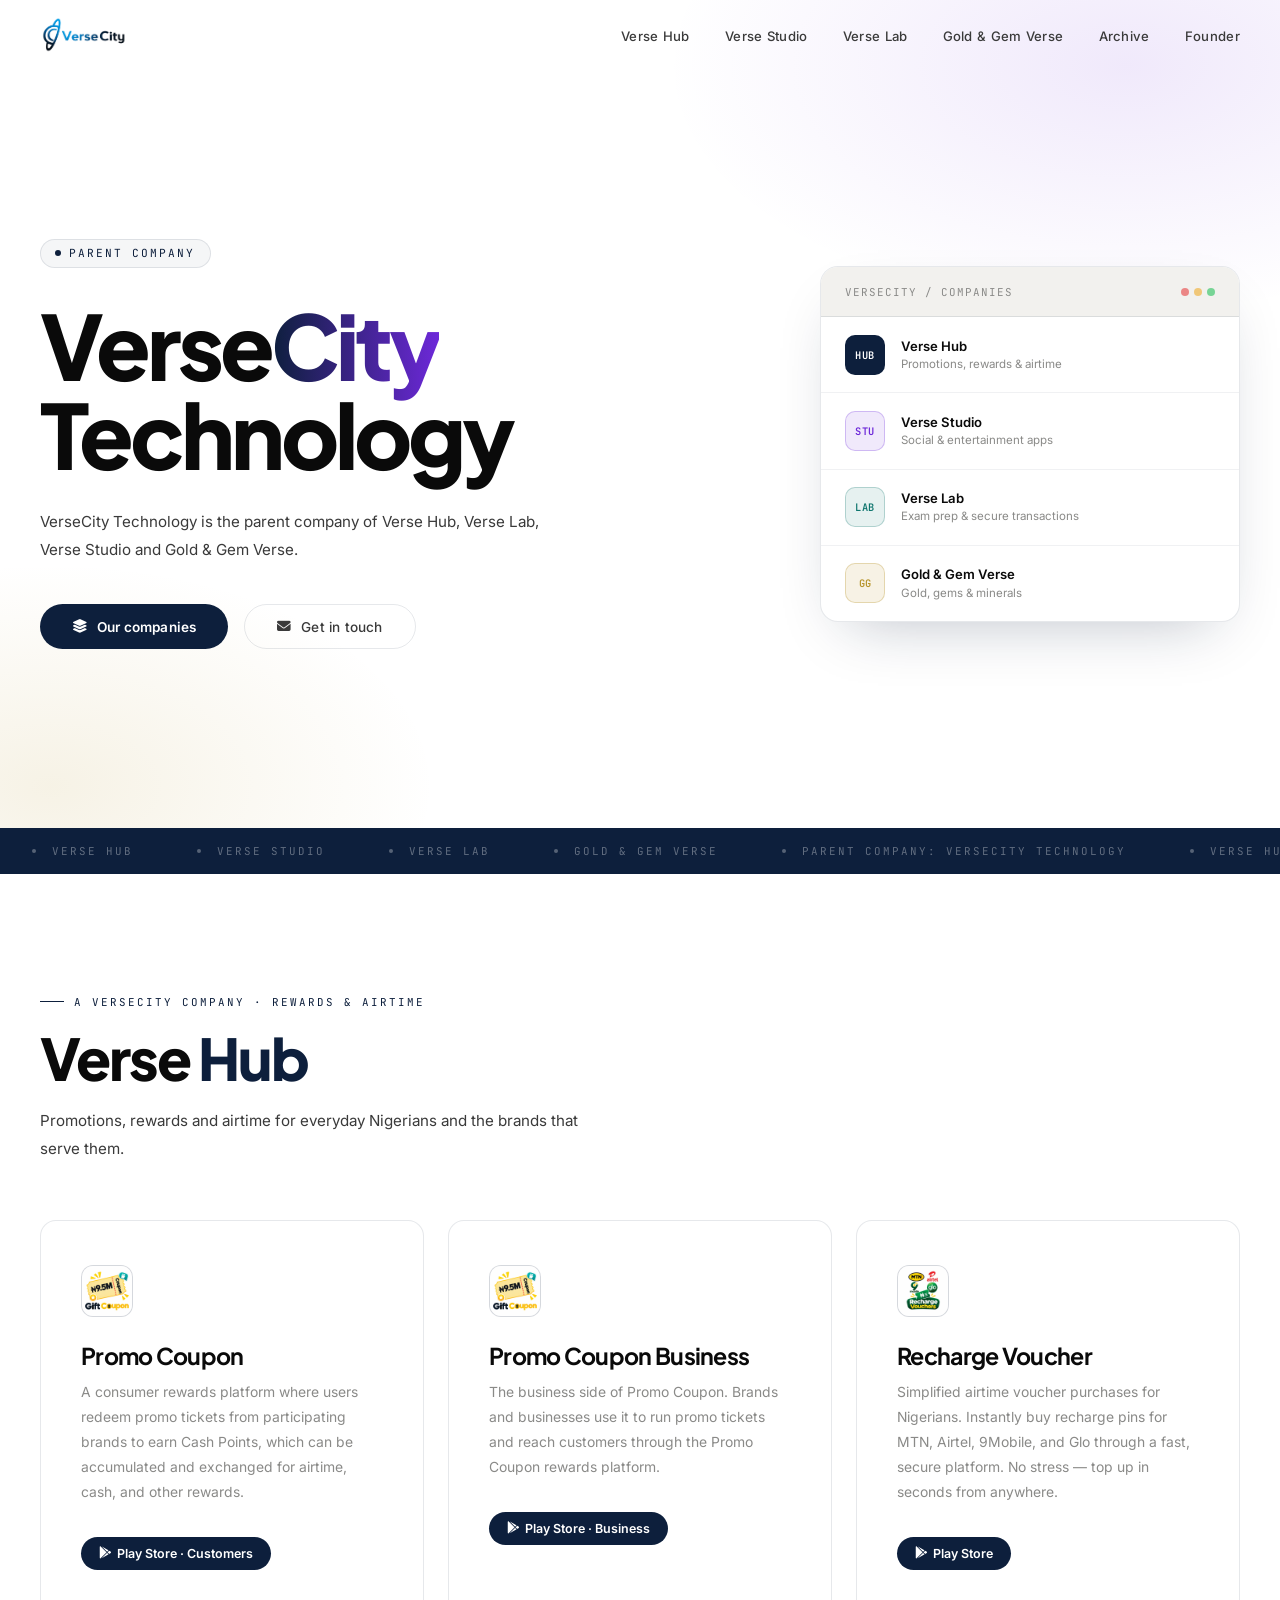
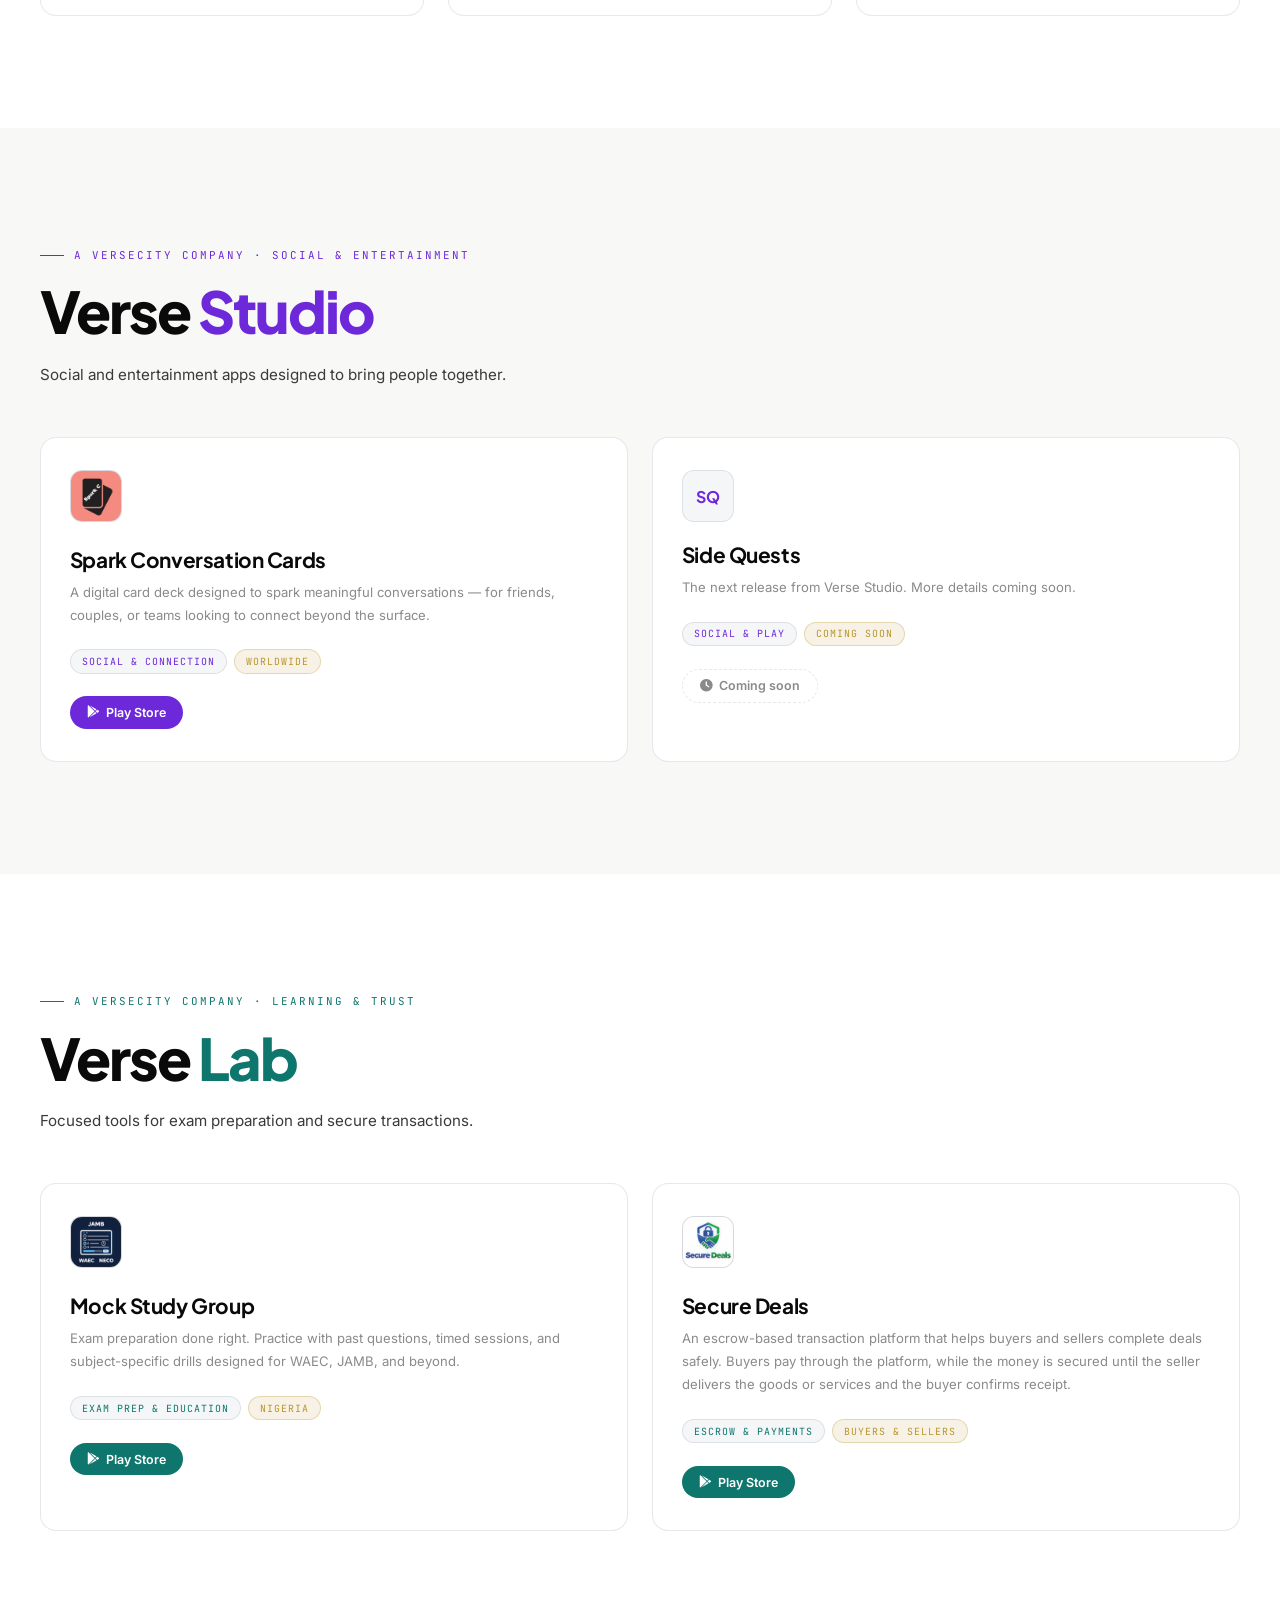
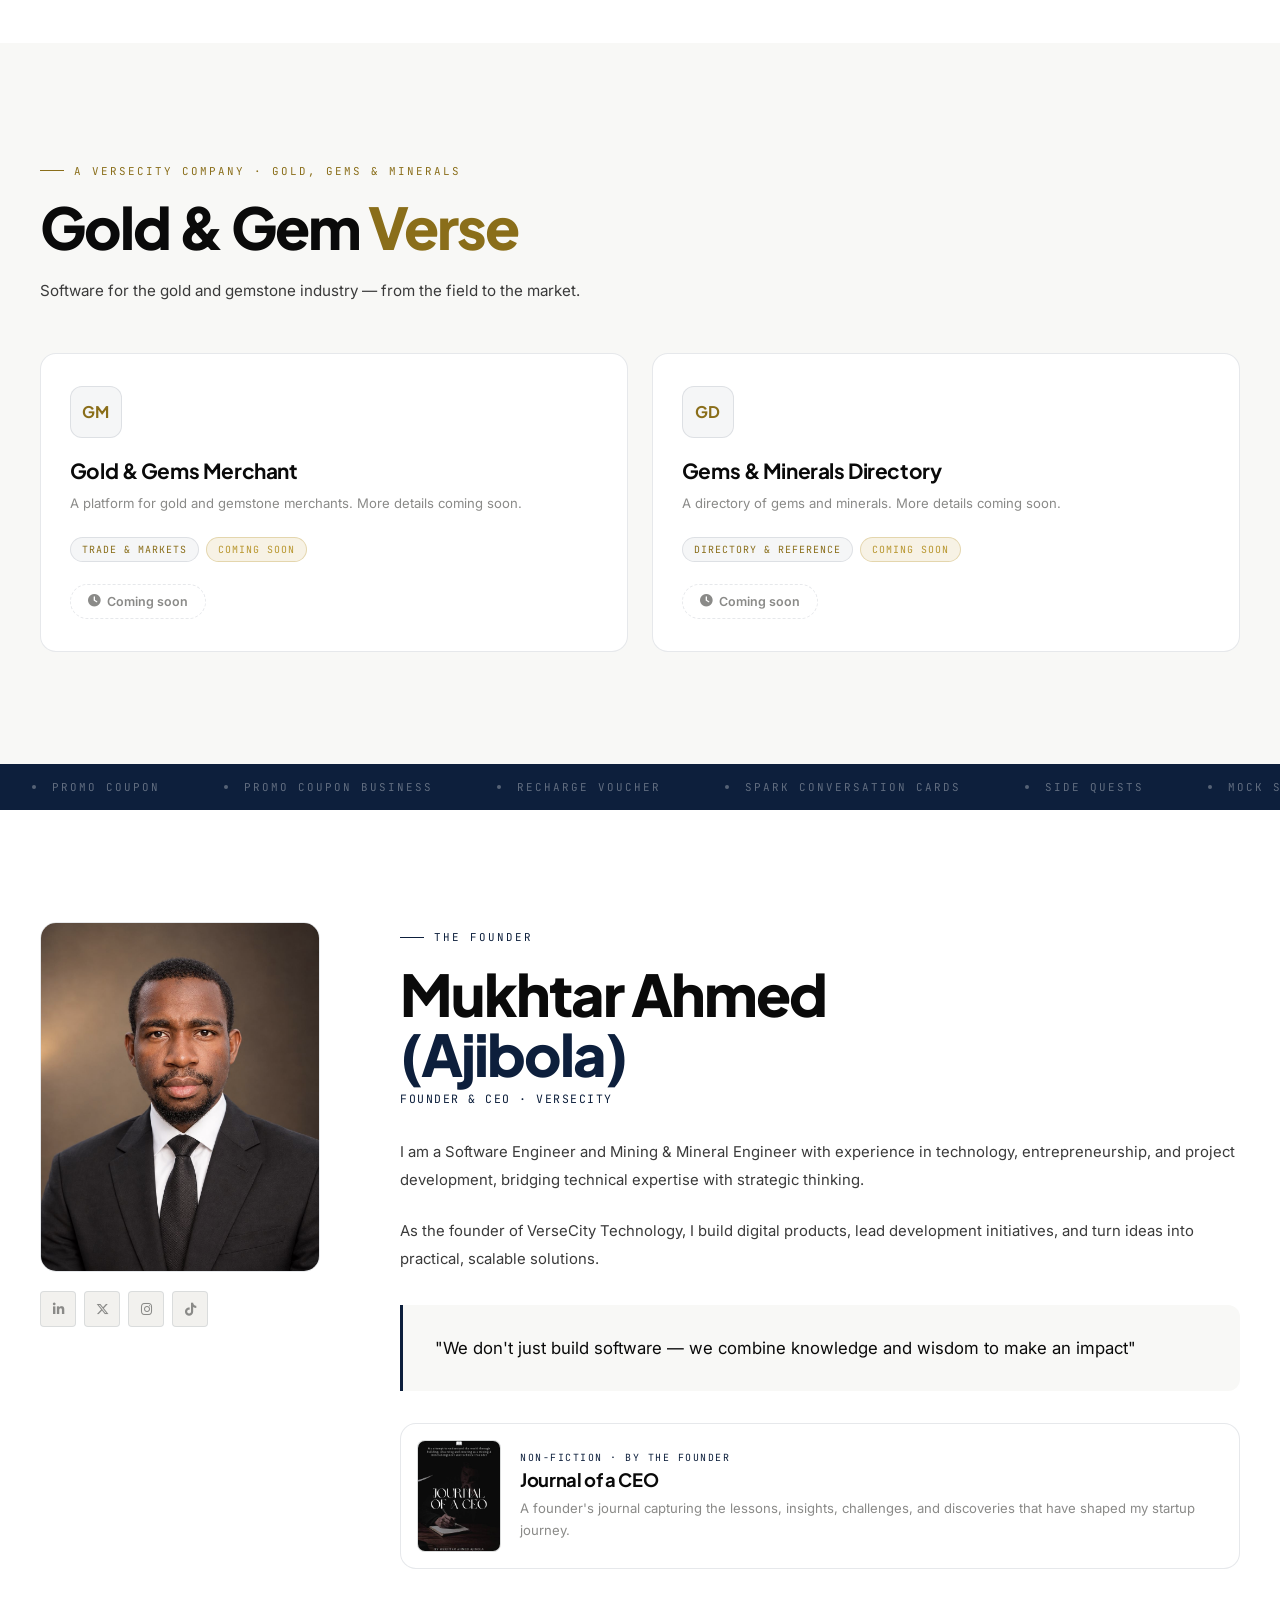
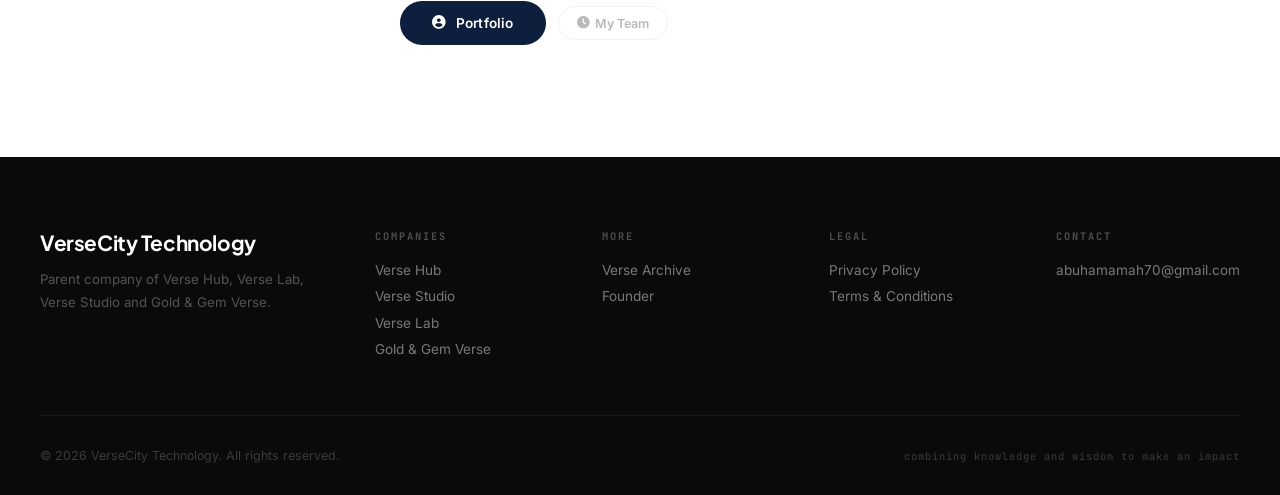
<file: index.html>
<!DOCTYPE html>
<html lang="en">
<head>
    <meta charset="UTF-8">
    <title>VerseCity Technology | Parent company of Verse Hub, Verse Lab, Verse Studio and Gold &amp; Gem Verse</title>
 
    <meta name="description"
          content="VerseCity Technology is the parent company behind Verse Hub, Verse Lab, Verse Studio and Gold &amp; Gem Verse — independent companies, each with one clear focus.">
 
    <meta name="keywords"
          content="VerseCity, VerseCity Technology, Verse Hub, Verse Studio, Verse Lab, Gold &amp; Gem Verse, Promo Coupon, Recharge Voucher, Secure Deals, Mock Study Group, Spark Conversation Cards">
 
    <meta name="author" content="VerseCity Technology">
    <meta name="robots" content="index,follow">
    <meta name="theme-color" content="#111827">
    <meta name="viewport" content="width=device-width, initial-scale=1.0">
 
    <link rel="canonical" href="https://verse-city-tech.vercel.app/">
    <link rel="sitemap" type="application/xml" href="/sitemap.xml">
    <link rel="icon" type="image/png" href="/images/favicon.png">
 
    <!-- Open Graph -->
    <meta property="og:type" content="website">
    <meta property="og:site_name" content="VerseCity Technology">
    <meta property="og:title" content="VerseCity Technology | Parent company of the Verse family">
    <meta property="og:description"
          content="VerseCity Technology is the parent company behind Verse Hub, Verse Lab, Verse Studio and Gold &amp; Gem Verse — independent companies, each with one clear focus.">
    <meta property="og:url" content="https://verse-city-tech.vercel.app/">
    <meta property="og:image" content="https://verse-city-tech.vercel.app/images/social-preview.jpg">
 
    <!-- Twitter -->
    <meta name="twitter:card" content="summary_large_image">
    <meta name="twitter:title" content="VerseCity Technology | Parent company of the Verse family">
    <meta name="twitter:description" content="VerseCity Technology is the parent company behind Verse Hub, Verse Lab, Verse Studio and Gold &amp; Gem Verse — independent companies, each with one clear focus.">
    <meta name="twitter:image" content="https://verse-city-tech.vercel.app/images/social-preview.jpg">
 
    <link rel="preconnect" href="https://fonts.googleapis.com">
    <link rel="preconnect" href="https://fonts.gstatic.com" crossorigin>
    <link href="https://fonts.googleapis.com/css2?family=Inter:wght@400;500;600&family=Plus+Jakarta+Sans:wght@500;600;700;800&family=JetBrains+Mono:wght@400;500&display=swap" rel="stylesheet">
    <link rel="stylesheet" href="https://cdnjs.cloudflare.com/ajax/libs/font-awesome/6.5.2/css/all.min.css">
    <link rel="stylesheet" href="styles.css">
 
    <script type="application/ld+json">
    {
      "@context": "https://schema.org",
      "@type": "Organization",
      "name": "VerseCity Technology",
      "url": "https://verse-city-tech.vercel.app/",
      "logo": "https://verse-city-tech.vercel.app/images/versecity_logo.png",
      "description": "Parent company of the Verse family through intelligent software across education, geological exploration, artificial intelligence, digital rewards and digital innovation.",
      "subOrganization": [
        {"@type": "Organization", "name": "Verse Hub"},
        {"@type": "Organization", "name": "Verse Studio"},
        {"@type": "Organization", "name": "Verse Lab"},
        {"@type": "Organization", "name": "Gold & Gem Verse"}
      ],
      "founder": {
        "@type": "Person",
        "name": "Mukhtar Ahmed"
      },
      "email": "mailto:abuhamamah70@gmail.com"
    }
    </script>
 
    <style>
        /* GoldCity venture button */
        .goldcity-venture {
            display: inline-flex; align-items: center; gap: 0.55rem;
            padding: 0.6rem 1.3rem;
            border: 1.5px solid rgba(184,150,46,0.35);
            background: rgba(184,150,46,0.06);
            color: #8A6E1A;
            border-radius: 4px;
            font-size: 0.8rem; font-weight: 600;
            text-decoration: none; letter-spacing: 0.3px;
            transition: border-color 0.25s, background 0.25s, color 0.25s;
            font-family: var(--font-body);
        }
        .goldcity-venture:hover {
            border-color: rgba(184,150,46,0.7);
            background: rgba(184,150,46,0.12);
            color: #6B5214;
        }
        .goldcity-venture .gc-dot {
            width: 7px; height: 7px; border-radius: 50%;
            background: #B8962E; opacity: 0.8; flex-shrink: 0;
        }
        .goldcity-venture .gc-label-mono {
            font-family: var(--font-mono);
            font-size: 0.62rem; letter-spacing: 1.5px;
            text-transform: uppercase; opacity: 0.6;
            margin-left: 0.2rem;
        }
 
        /* ── Verse Labs card tags (category / audience) ── */
        .card-tags {
            display: flex;
            flex-wrap: wrap;
            gap: 0.4rem;
            margin-bottom: 1.4rem;
        }
    </style>
</head>
<body>
 

<!-- ── NAVIGATION ── -->
<header id="header">
    <nav>
        <a href="#home" class="logo-wrap">
            <img src="images/versecity_logo.png" alt="VerseCity Technology" class="logo-img"
                 onerror="this.style.display='none';this.nextElementSibling.style.display='flex'">
            <div class="logo-mark logo-mark-fallback" style="display:none;">V</div>
        </a>
        <ul class="nav-links">
            <li><a href="#hub">Verse Hub</a></li>
            <li><a href="#studio">Verse Studio</a></li>
            <li><a href="#labs">Verse Lab</a></li>
            <li><a href="#gold">Gold &amp; Gem Verse</a></li>
            <li><a href="https://verse-city-tech.vercel.app/vault/index.html" target="_blank" rel="noopener">Archive</a></li>
            <li><a href="#founder">Founder</a></li>
        </ul>
        <button class="hamburger" onclick="toggleMenu()" aria-label="Menu">&#9776;</button>
    </nav>
</header>

<div class="mobile-nav" id="mobileNav">
    <a href="#hub" onclick="closeMenu()">Verse Hub</a>
    <a href="#studio" onclick="closeMenu()">Verse Studio</a>
    <a href="#labs" onclick="closeMenu()">Verse Lab</a>
    <a href="#gold" onclick="closeMenu()">Gold &amp; Gem Verse</a>
    <a href="https://verse-city-tech.vercel.app/vault/index.html" target="_blank" rel="noopener" onclick="closeMenu()">Archive</a>
    <a href="#founder" onclick="closeMenu()">Founder</a>
</div>

<!-- ── HERO ── -->
<section class="hero" id="home">
    <div class="hero-inner">
        <div class="hero-left">
            <div class="hero-tag">Parent Company</div>
            <h1>Verse<em>City</em><br>Technology</h1>
            <p class="hero-desc">
                VerseCity Technology is the parent company of Verse Hub, Verse Lab, Verse Studio and Gold &amp; Gem Verse.
            </p>
            <div class="hero-ctas">
                <a href="#hub" class="btn-navy"><i class="fas fa-layer-group"></i> Our companies</a>
                <a href="#contact" class="btn-ghost"><i class="fas fa-envelope"></i> Get in touch</a>
            </div>
        </div>

        <div class="hero-card">
            <div class="hero-card-header">
                <span class="hero-card-title">versecity / companies</span>
                <div class="hero-card-dots">
                    <div class="h-dot a"></div>
                    <div class="h-dot b"></div>
                    <div class="h-dot c"></div>
                </div>
            </div>
            <div class="district-row">
                <div class="d-badge navy">HUB</div>
                <div>
                    <div class="d-label">Verse Hub</div>
                    <div class="d-sub">Promotions, rewards &amp; airtime</div>
                </div>
            </div>
            <div class="district-row">
                <div class="d-badge violet">STU</div>
                <div>
                    <div class="d-label">Verse Studio</div>
                    <div class="d-sub">Social &amp; entertainment apps</div>
                </div>
            </div>
            <div class="district-row">
                <div class="d-badge teal">LAB</div>
                <div>
                    <div class="d-label">Verse Lab</div>
                    <div class="d-sub">Exam prep &amp; secure transactions</div>
                </div>
            </div>
            <div class="district-row">
                <div class="d-badge gold">GG</div>
                <div>
                    <div class="d-label">Gold &amp; Gem Verse</div>
                    <div class="d-sub">Gold, gems &amp; minerals</div>
                </div>
            </div>
        </div>
    </div>
</section>

<div class="strip">
    <div class="strip-track">
        <span class="strip-item"><span class="s-dot"></span>Verse Hub</span>
        <span class="strip-item"><span class="s-dot"></span>Verse Studio</span>
        <span class="strip-item"><span class="s-dot"></span>Verse Lab</span>
        <span class="strip-item"><span class="s-dot"></span>Gold &amp; Gem Verse</span>
        <span class="strip-item"><span class="s-dot"></span>Parent company: VerseCity Technology</span>
        <span class="strip-item"><span class="s-dot"></span>Verse Hub</span>
        <span class="strip-item"><span class="s-dot"></span>Verse Studio</span>
        <span class="strip-item"><span class="s-dot"></span>Verse Lab</span>
        <span class="strip-item"><span class="s-dot"></span>Gold &amp; Gem Verse</span>
        <span class="strip-item"><span class="s-dot"></span>Parent company: VerseCity Technology</span>
    </div>
</div>

<!-- ── VERSE HUB ── -->
<section class="section-wrap" id="hub">
    <div class="section-inner">
        <div class="district-header reveal">
            <div>
                <div class="section-eyebrow">A VerseCity company · Rewards &amp; airtime</div>
                <h2 class="section-h2">Verse <em>Hub</em></h2>
                <p class="section-lead">Promotions, rewards and airtime for everyday Nigerians and the brands that serve them.</p>
            </div>
        </div>
        <div class="hub-grid reveal">
            <div class="hub-card">
                <div class="hub-logo">
                    <img src="images/gift_verse_logo.jpg" alt="Promo Coupon"
                     onerror="this.parentElement.innerHTML='PC'">
                </div>
                <h3>Promo Coupon</h3>
                <p>A consumer rewards platform where users redeem promo tickets from participating brands to earn Cash Points, which can be accumulated and exchanged for airtime, cash, and other rewards.</p>
                <div class="hub-btns">
                    <a href="https://play.google.com/store/apps/details?id=com.versecitytech.giftverse" target="_blank" rel="noopener" class="h-btn fill">
                        <i class="fab fa-google-play"></i> Play Store · Customers
                    </a>
                </div>
            </div>
            <div class="hub-card">
                <div class="hub-logo">
                    <img src="images/gift_verse_logo.jpg" alt="Promo Coupon Business"
                     onerror="this.parentElement.innerHTML='PB'">
                </div>
                <h3>Promo Coupon Business</h3>
                <p>The business side of Promo Coupon. Brands and businesses use it to run promo tickets and reach customers through the Promo Coupon rewards platform.</p>
                <div class="hub-btns">
                    <a href="https://play.google.com/store/apps/details?id=com.versecitytech.giftversebusiness" target="_blank" rel="noopener" class="h-btn fill">
                        <i class="fab fa-google-play"></i> Play Store · Business
                    </a>
                </div>
            </div>
            <div class="hub-card">
                <div class="hub-logo">
                    <img src="images/recharge_ng.jpg" alt="Recharge Voucher"
                     onerror="this.parentElement.innerHTML='RV'">
                </div>
                <h3>Recharge Voucher</h3>
                <p>Simplified airtime voucher purchases for Nigerians. Instantly buy recharge pins for MTN, Airtel, 9Mobile, and Glo through a fast, secure platform. No stress — top up in seconds from anywhere.</p>
                <div class="hub-btns">
                    <a href="https://play.google.com/store/apps/details?id=com.versecitytech.mtnairtelrechargecards" target="_blank" rel="noopener" class="h-btn fill">
                        <i class="fab fa-google-play"></i> Play Store
                    </a>
                </div>
            </div>
        </div>
    </div>
</section>

<!-- ── VERSE STUDIO ── -->
<section class="section-wrap alt" id="studio">
    <div class="section-inner">
        <div class="district-header reveal">
            <div>
                <div class="section-eyebrow">A VerseCity company · Social &amp; entertainment</div>
                <h2 class="section-h2">Verse <em>Studio</em></h2>
                <p class="section-lead">Social and entertainment apps designed to bring people together.</p>
            </div>
        </div>
        <div class="app-grid two reveal">
            <div class="app-card">
                <div class="hub-logo">
                    <img src="images/spark_conversation_card.jpg" alt="Spark Conversation Cards"
                     onerror="this.parentElement.innerHTML='SC'">
                </div>
                <h4>Spark Conversation Cards</h4>
                <p>A digital card deck designed to spark meaningful conversations — for friends, couples, or teams looking to connect beyond the surface.</p>
                <div class="card-tags">
                    <span class="app-tag navy">Social &amp; Connection</span>
                    <span class="app-tag gold">Worldwide</span>
                </div>
                <div class="hub-btns">
                    <a href="https://play.google.com/store/apps/details?id=com.versecitytech.conversationcard&hl=en" target="_blank" rel="noopener" class="h-btn fill">
                        <i class="fab fa-google-play"></i> Play Store
                    </a>
                </div>
            </div>
            <div class="app-card">
                <div class="app-icon">
                    SQ
                </div>
                <h4>Side Quests</h4>
                <p>The next release from Verse Studio. More details coming soon.</p>
                <div class="card-tags">
                    <span class="app-tag navy">Social &amp; Play</span>
                    <span class="app-tag gold">Coming soon</span>
                </div>
                <div class="hub-btns">
                    <span class="h-btn soon"><i class="fas fa-clock"></i> Coming soon</span>
                </div>
            </div>
        </div>
    </div>
</section>

<!-- ── VERSE LAB ── -->
<section class="section-wrap" id="labs">
    <div class="section-inner">
        <div class="district-header reveal">
            <div>
                <div class="section-eyebrow">A VerseCity company · Learning &amp; trust</div>
                <h2 class="section-h2">Verse <em>Lab</em></h2>
                <p class="section-lead">Focused tools for exam preparation and secure transactions.</p>
            </div>
        </div>
        <div class="app-grid two reveal">
            <div class="app-card">
                <div class="hub-logo">
                    <img src="images/mock_exams_logo.jpg" alt="Mock Study Group"
                     onerror="this.parentElement.innerHTML='MS'">
                </div>
                <h4>Mock Study Group</h4>
                <p>Exam preparation done right. Practice with past questions, timed sessions, and subject-specific drills designed for WAEC, JAMB, and beyond.</p>
                <div class="card-tags">
                    <span class="app-tag navy">Exam Prep &amp; Education</span>
                    <span class="app-tag gold">Nigeria</span>
                </div>
                <div class="hub-btns">
                    <a href="https://play.google.com/store/apps/details?id=com.versecitytech.mockexamsverse&hl=en" target="_blank" rel="noopener" class="h-btn fill">
                        <i class="fab fa-google-play"></i> Play Store
                    </a>
                </div>
            </div>
            <div class="app-card">
                <div class="hub-logo">
                    <img src="images/secure_deals.png" alt="Secure Deals"
                     onerror="this.parentElement.innerHTML='SD'">
                </div>
                <h4>Secure Deals</h4>
                <p>An escrow-based transaction platform that helps buyers and sellers complete deals safely. Buyers pay through the platform, while the money is secured until the seller delivers the goods or services and the buyer confirms receipt.</p>
                <div class="card-tags">
                    <span class="app-tag navy">Escrow &amp; Payments</span>
                    <span class="app-tag gold">Buyers &amp; Sellers</span>
                </div>
                <div class="hub-btns">
                    <a href="https://play.google.com/store/apps/details?id=com.versecitytech.versestore" target="_blank" rel="noopener" class="h-btn fill">
                        <i class="fab fa-google-play"></i> Play Store
                    </a>
                </div>
            </div>
        </div>
    </div>
</section>

<!-- ── GOLD &amp; GEM VERSE ── -->
<section class="section-wrap alt" id="gold">
    <div class="section-inner">
        <div class="district-header reveal">
            <div>
                <div class="section-eyebrow">A VerseCity company · Gold, gems &amp; minerals</div>
                <h2 class="section-h2">Gold &amp; Gem <em>Verse</em></h2>
                <p class="section-lead">Software for the gold and gemstone industry — from the field to the market.</p>
            </div>
        </div>
        <div class="app-grid two reveal">
            <div class="app-card">
                <div class="app-icon">
                    GM
                </div>
                <h4>Gold &amp; Gems Merchant</h4>
                <p>A platform for gold and gemstone merchants. More details coming soon.</p>
                <div class="card-tags">
                    <span class="app-tag navy">Trade &amp; Markets</span>
                    <span class="app-tag gold">Coming soon</span>
                </div>
                <div class="hub-btns">
                    <span class="h-btn soon"><i class="fas fa-clock"></i> Coming soon</span>
                </div>
            </div>
            <div class="app-card">
                <div class="app-icon">
                    GD
                </div>
                <h4>Gems &amp; Minerals Directory</h4>
                <p>A directory of gems and minerals. More details coming soon.</p>
                <div class="card-tags">
                    <span class="app-tag navy">Directory &amp; Reference</span>
                    <span class="app-tag gold">Coming soon</span>
                </div>
                <div class="hub-btns">
                    <span class="h-btn soon"><i class="fas fa-clock"></i> Coming soon</span>
                </div>
            </div>
        </div>
    </div>
</section>

<!-- ── STRIP ── -->
<div class="strip">
    <div class="strip-track">
        <span class="strip-item"><span class="s-dot"></span>Promo Coupon</span>
        <span class="strip-item"><span class="s-dot"></span>Promo Coupon Business</span>
        <span class="strip-item"><span class="s-dot"></span>Recharge Voucher</span>
        <span class="strip-item"><span class="s-dot"></span>Spark Conversation Cards</span>
        <span class="strip-item"><span class="s-dot"></span>Side Quests</span>
        <span class="strip-item"><span class="s-dot"></span>Mock Study Group</span>
        <span class="strip-item"><span class="s-dot"></span>Secure Deals</span>
        <span class="strip-item"><span class="s-dot"></span>Journal Of A CEO</span>
        <span class="strip-item"><span class="s-dot"></span>Promo Coupon</span>
        <span class="strip-item"><span class="s-dot"></span>Promo Coupon Business</span>
        <span class="strip-item"><span class="s-dot"></span>Recharge Voucher</span>
        <span class="strip-item"><span class="s-dot"></span>Spark Conversation Cards</span>
        <span class="strip-item"><span class="s-dot"></span>Side Quests</span>
        <span class="strip-item"><span class="s-dot"></span>Mock Study Group</span>
        <span class="strip-item"><span class="s-dot"></span>Secure Deals</span>
        <span class="strip-item"><span class="s-dot"></span>Journal Of A CEO</span>
    </div>
</div>

<!-- ── FOUNDER ── -->
<section class="section-wrap" id="founder">
    <div class="section-inner">
        <div class="founder-grid">
            <div class="founder-sticky reveal">
                <div class="founder-img">
                    <img src="images/ceo_1.jpg" alt="Mukhtar Ahmed (Ajibola)"
                         onerror="this.parentElement.innerHTML='<div class=\'founder-img-fallback\'>MA</div>'">
                </div>
                <div class="founder-socials">
                    <a href="https://www.linkedin.com/in/ahmed-mukhtar-7245851b5/" target="_blank" rel="noopener" class="s-btn" title="LinkedIn"><i class="fab fa-linkedin-in"></i></a>
                    <a href="https://x.com/KoredeAhmed1" target="_blank" rel="noopener" class="s-btn" title="X"><i class="fab fa-x-twitter"></i></a>
                    <a href="https://www.instagram.com/itzlonelyalphamk/" target="_blank" rel="noopener" class="s-btn" title="Instagram"><i class="fab fa-instagram"></i></a>
                    <a href="https://www.tiktok.com/@choosenalphamk" target="_blank" rel="noopener" class="s-btn" title="TikTok"><i class="fab fa-tiktok"></i></a>
                </div>
            </div>

            <div class="reveal">
                <div class="section-eyebrow">The Founder</div>
                <h2 class="section-h2" style="margin-bottom:0.4rem;">Mukhtar Ahmed<br><em>(Ajibola)</em></h2>
                <div class="founder-role">Founder & CEO · VerseCity</div>

       
<p class="founder-bio">
    I am a Software Engineer and Mining & Mineral Engineer with experience in technology, entrepreneurship, and project development, bridging technical expertise with strategic thinking.
</p>
<p class="founder-bio">
    As the founder of VerseCity Technology, I build digital products, lead development initiatives, and turn ideas into practical, scalable solutions.
</p>

                <div class="founder-quote">
                    <p>"We don't just build software — we combine knowledge and wisdom to make an impact"</p>
                </div>

                <a href="https://choosenalpha.substack.com/" target="_blank" rel="noopener" class="founder-book">
                    <div class="founder-book-cover">
                        <img src="images/journal_of_a_ceo.jpg" alt="Journal of a CEO"
                             onerror="this.parentElement.innerHTML='JC'">
                    </div>
                    <div class="founder-book-info">
                        <div class="book-label">Non-Fiction · By the Founder</div>
                        <h4>Journal of a CEO</h4>
                        <p>A founder's journal capturing the lessons, insights, challenges, and discoveries that have shaped my startup journey.</p>
                    </div>
                </a>

                <!-- ── Founder CTA row ── -->
                <div style="margin-top:2rem; display:flex; gap:0.8rem; flex-wrap:wrap; align-items:center;">
                    <a href="https://ahmed-mukhtar.vercel.app/" target="_blank" class="btn-navy">
                        <i class="fas fa-user-circle"></i> Portfolio
                    </a>
                    <span class="h-btn line" style="cursor:default;opacity:0.6;font-size:0.78rem;">
                        <i class="fas fa-clock"></i> My Team
                    </span>

            
                </div>
            </div>
        </div>
    </div>
</section>

<!-- ── FOOTER ── -->
<footer id="contact">
    <div class="footer-inner">
        <div class="footer-top">
            <div class="f-brand">
                <span class="f-brand-name">VerseCity Technology</span>
                <p>Parent company of Verse Hub, Verse Lab, Verse Studio and Gold &amp; Gem Verse.</p>
            </div>
            <div class="f-col">
                <h4>Companies</h4>
                <a href="#hub">Verse Hub</a>
                <a href="#studio">Verse Studio</a>
                <a href="#labs">Verse Lab</a>
                <a href="#gold">Gold &amp; Gem Verse</a>
            </div>
            <div class="f-col">
                <h4>More</h4>
                <a href="https://verse-city-tech.vercel.app/vault/index.html" target="_blank" rel="noopener">Verse Archive</a>
                <a href="#founder">Founder</a>
            </div>
            <div class="f-col">
                <h4>Legal</h4>
                <a href="privacy/privacy.html">Privacy Policy</a>
                <a href="privacy/terms.html">Terms &amp; Conditions</a>
            </div>
            <div class="f-col">
                <h4>Contact</h4>
                <a href="mailto:abuhamamah70@gmail.com">abuhamamah70@gmail.com</a>
            </div>
        </div>
        <div class="footer-bottom">
            <span>© 2026 VerseCity Technology. All rights reserved.</span>
            <span class="footer-motto">combining knowledge and wisdom to make an impact</span>
        </div>
    </div>
</footer>

<script>
    const header = document.getElementById('header');
    window.addEventListener('scroll', () => {
        header.classList.toggle('solid', window.scrollY > 40);
    });
    function toggleMenu() {
        document.getElementById('mobileNav').classList.toggle('open');
    }
    function closeMenu() {
        document.getElementById('mobileNav').classList.remove('open');
    }
    document.querySelectorAll('a[href^="#"]').forEach(a => {
        a.addEventListener('click', e => {
            const target = document.querySelector(a.getAttribute('href'));
            if (target) {
                e.preventDefault();
                target.scrollIntoView({ behavior:'smooth', block:'start' });
                closeMenu();
            }
        });
    });
    const obs = new IntersectionObserver((entries) => {
        entries.forEach(entry => {
            if (entry.isIntersecting) {
                entry.target.classList.add('visible');
                obs.unobserve(entry.target);
            }
        });
    }, { threshold:0.07, rootMargin:'0px 0px -50px 0px' });
    document.querySelectorAll('.reveal').forEach((el, i) => {
        el.style.transitionDelay = `${(i % 4) * 0.08}s`;
        obs.observe(el);
    });
</script>
</body>
</html>
</file>
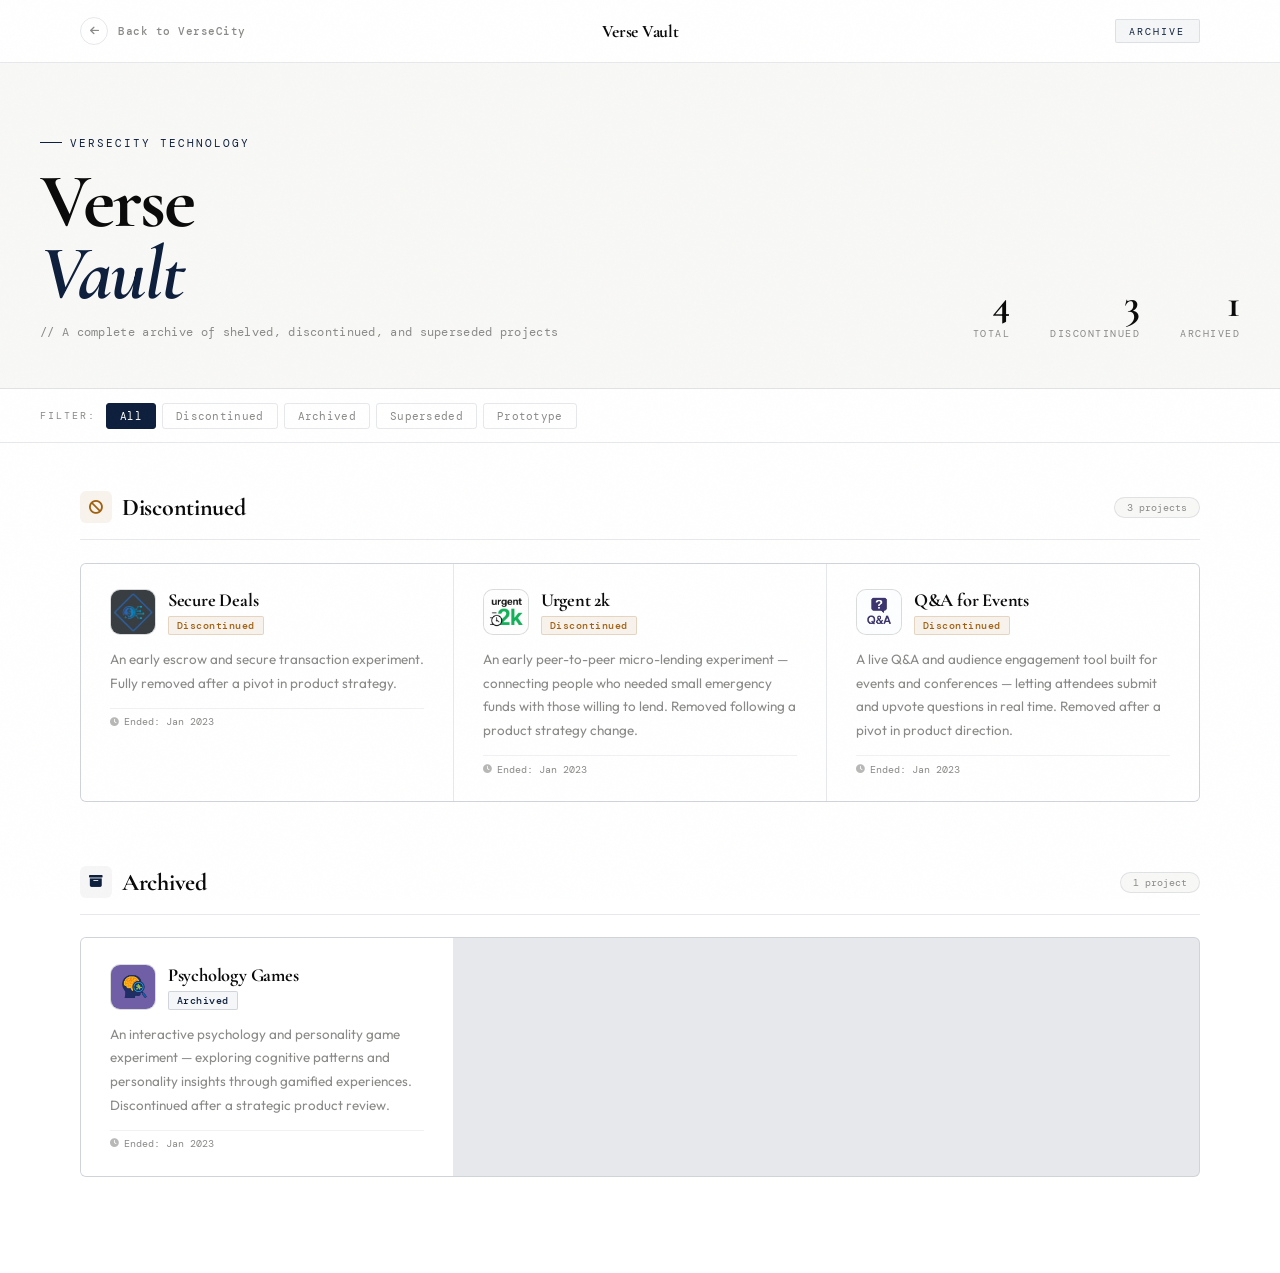
<file: vault/index.html>
<!DOCTYPE html>
<html lang="en">
<head>
    <meta charset="UTF-8">
    <meta name="viewport" content="width=device-width, initial-scale=1.0">
    <meta name="description" content="VerseCity Verse Vault — A complete archive of discontinued and shelved projects by VerseCity Technology.">
    <title>Verse Vault — VerseCity Technology</title>
    <link rel="preconnect" href="https://fonts.googleapis.com">
    <link rel="preconnect" href="https://fonts.gstatic.com" crossorigin>
    <link href="https://fonts.googleapis.com/css2?family=Cormorant+Garamond:ital,wght@0,500;0,600;0,700;1,500;1,600;1,700&family=Outfit:wght@300;400;500;600&family=DM+Mono:wght@400;500&display=swap" rel="stylesheet">
    <link rel="stylesheet" href="https://cdnjs.cloudflare.com/ajax/libs/font-awesome/6.5.2/css/all.min.css">
    <link rel="stylesheet" href="vault.css">
</head>
<body>

<!-- ── HEADER ── -->
<header class="site-header">
    <div class="site-header-inner">
        <div class="header-left">
            <a href="index.html" class="back-link">
                <span class="back-arrow"><i class="fas fa-arrow-left"></i></span>
                <span class="back-text">Back to VerseCity</span>
            </a>
        </div>
        <div class="header-center">
            <span class="header-title">Verse Vault</span>
        </div>
        <div class="header-right">
            <span class="header-tag">Archive</span>
        </div>
    </div>
</header>

<!-- ── VAULT HERO ── -->
<div class="vault-hero">
    <div class="vault-hero-inner">
        <div>
            <div class="vault-eyebrow">VerseCity Technology</div>
            <h1 class="vault-title">Verse<br><em>Vault</em></h1>
            <p class="vault-sub">// A complete archive of shelved, discontinued, and superseded projects</p>
        </div>
        <div class="vault-stats">
            <div class="vstat">
                <div class="vstat-num" id="stat-total">0</div>
                <div class="vstat-label">Total</div>
            </div>
            <div class="vstat">
                <div class="vstat-num" id="stat-disc">0</div>
                <div class="vstat-label">Discontinued</div>
            </div>
            <div class="vstat">
                <div class="vstat-num" id="stat-arch">0</div>
                <div class="vstat-label">Archived</div>
            </div>
        </div>
    </div>
</div>

<!-- ── FILTERS ── -->
<div class="filters-bar">
    <div class="filters-inner">
        <span class="filters-label">Filter:</span>
        <button class="fbtn on" data-f="all">All</button>
        <button class="fbtn" data-f="discontinued">Discontinued</button>
        <button class="fbtn" data-f="archived">Archived</button>
        <button class="fbtn" data-f="superseded">Superseded</button>
        <button class="fbtn" data-f="prototype">Prototype</button>
    </div>
</div>

<!-- ── MAIN ── -->
<main class="vault-main">

    <!-- Discontinued -->
    <div class="vsection" id="sec-disc">
        <div class="vsection-head">
            <div class="vsection-title-wrap">
                <div class="vsection-icon disc"><i class="fas fa-ban"></i></div>
                <span class="vsection-title">Discontinued</span>
            </div>
            <span class="vsection-count" id="count-disc">0 projects</span>
        </div>
        <div class="cards-grid" id="grid-disc"></div>
    </div>

    <!-- Archived / Deleted -->
    <div class="vsection" id="sec-arch">
        <div class="vsection-head">
            <div class="vsection-title-wrap">
                <div class="vsection-icon arch"><i class="fas fa-box-archive"></i></div>
                <span class="vsection-title">Archived</span>
            </div>
            <span class="vsection-count" id="count-arch">0 projects</span>
        </div>
        <div class="cards-grid" id="grid-arch"></div>
    </div>

</main>

<script>
// ── DATA ─────────────────────────────────────────────────────────────────
// status options: 'discontinued' | 'archived' | 'superseded' | 'prototype'

const PROJECTS = [
    // ── DISCONTINUED ──

    {
        id: 'secure-deals',
        name: 'Secure Deals',
        logo: 'images/secure_deals.jpg',
        logoFallback: 'SD',
        status: 'discontinued',
        desc: 'An early escrow and secure transaction experiment. Fully removed after a pivot in product strategy.',
        endDate: 'Jan 2023',
    },

    {
        id: 'urgent-2k',
        name: 'Urgent 2k',
        logo: 'images/urgent2k.jpg',
        logoFallback: 'U2',
        status: 'discontinued',
        desc: 'An early peer-to-peer micro-lending experiment — connecting people who needed small emergency funds with those willing to lend. Removed following a product strategy change.',
        endDate: 'Jan 2023',
    },

    {
        id: 'qa-events',
        name: 'Q&A for Events',
        logo: 'images/qandalogo.jpg',
        logoFallback: 'QA',
        status: 'discontinued',
        desc: 'A live Q&A and audience engagement tool built for events and conferences — letting attendees submit and upvote questions in real time. Removed after a pivot in product direction.',
        endDate: 'Jan 2023',
    },

    // ── ARCHIVED ──
    {
        id: 'psych-games',
        name: 'Psychology Games',
        logo: 'images/psychologygameslogo.jpg',
        logoFallback: 'PG',
        status: 'archived',
        desc: 'An interactive psychology and personality game experiment — exploring cognitive patterns and personality insights through gamified experiences. Discontinued after a strategic product review.',
        endDate: 'Jan 2023',
    },

    
];

// ── RENDER ──────────────────────────────────────────────────────────────

let activeFilter = 'all';

const BADGE_MAP = {
    discontinued: '<span class="badge discontinued">Discontinued</span>',
    archived:     '<span class="badge archived">Archived</span>',
    superseded:   '<span class="badge superseded">Superseded</span>',
    prototype:    '<span class="badge prototype">Prototype</span>',
};


function renderCard(p) {
    const logoHtml = p.logo
        ? `<div class="card-logo"><img src="${p.logo}" alt="${p.name}" onerror="this.parentElement.innerHTML='<span class=\\'card-logo-fallback\\'>${p.logoFallback}</span>'"></div>`
        : `<div class="card-logo"><span class="card-logo-fallback">${p.logoFallback}</span></div>`;

    const cardType = (p.status === 'discontinued') ? 'disc' : 'arch';

    return `
    <div class="app-card ${cardType}" data-status="${p.status}">
        <div class="card-top">
            ${logoHtml}
            <div class="card-title-area">
                <div class="card-name">${p.name}</div>
                <div class="card-badges">${BADGE_MAP[p.status] || ''}</div>
            </div>
        </div>
        <div class="card-desc">${p.desc}</div>
        <div class="card-meta">
            <span class="card-end-date">
                <i class="fas fa-clock"></i>
                ${p.endDate ? `Ended: ${p.endDate}` : 'Date unknown'}
            </span>
        </div>
    </div>`;
}

function render() {
    const f = activeFilter;

    // Discontinued section: discontinued status
    let discProjects = PROJECTS.filter(p => p.status === 'discontinued');
    // Archived section: archived + superseded + prototype
    let archProjects = PROJECTS.filter(p => ['archived','superseded','prototype'].includes(p.status));

    // Apply filter
    if (f !== 'all') {
        discProjects = discProjects.filter(p => p.status === f);
        archProjects = archProjects.filter(p => p.status === f);
    }

    // Render
    const discGrid = document.getElementById('grid-disc');
    const archGrid = document.getElementById('grid-arch');

    discGrid.innerHTML = discProjects.length
        ? discProjects.map(renderCard).join('')
        : '<div class="empty-state">No projects match this filter</div>';

    archGrid.innerHTML = archProjects.length
        ? archProjects.map(renderCard).join('')
        : '<div class="empty-state">No projects match this filter</div>';

    // Counts
    document.getElementById('count-disc').textContent = `${discProjects.length} project${discProjects.length !== 1 ? 's' : ''}`;
    document.getElementById('count-arch').textContent = `${archProjects.length} project${archProjects.length !== 1 ? 's' : ''}`;

    // Show/hide sections
    document.getElementById('sec-disc').style.display =
        (f === 'all' || f === 'discontinued') ? '' : 'none';
    document.getElementById('sec-arch').style.display =
        (f === 'all' || f === 'archived' || f === 'superseded' || f === 'prototype') ? '' : 'none';

    // Header stats
    const total = PROJECTS.length;
    const disc  = PROJECTS.filter(p => p.status === 'discontinued').length;
    const arch  = PROJECTS.filter(p => p.status !== 'discontinued').length;
    document.getElementById('stat-total').textContent = total;
    document.getElementById('stat-disc').textContent  = disc;
    document.getElementById('stat-arch').textContent  = arch;
}

// Filter clicks
document.querySelector('.filters-inner').addEventListener('click', e => {
    const btn = e.target.closest('.fbtn');
    if (!btn) return;
    document.querySelectorAll('.fbtn').forEach(b => b.classList.remove('on'));
    btn.classList.add('on');
    activeFilter = btn.dataset.f;
    render();
});

render();
</script>
</body>
</html>
</file>
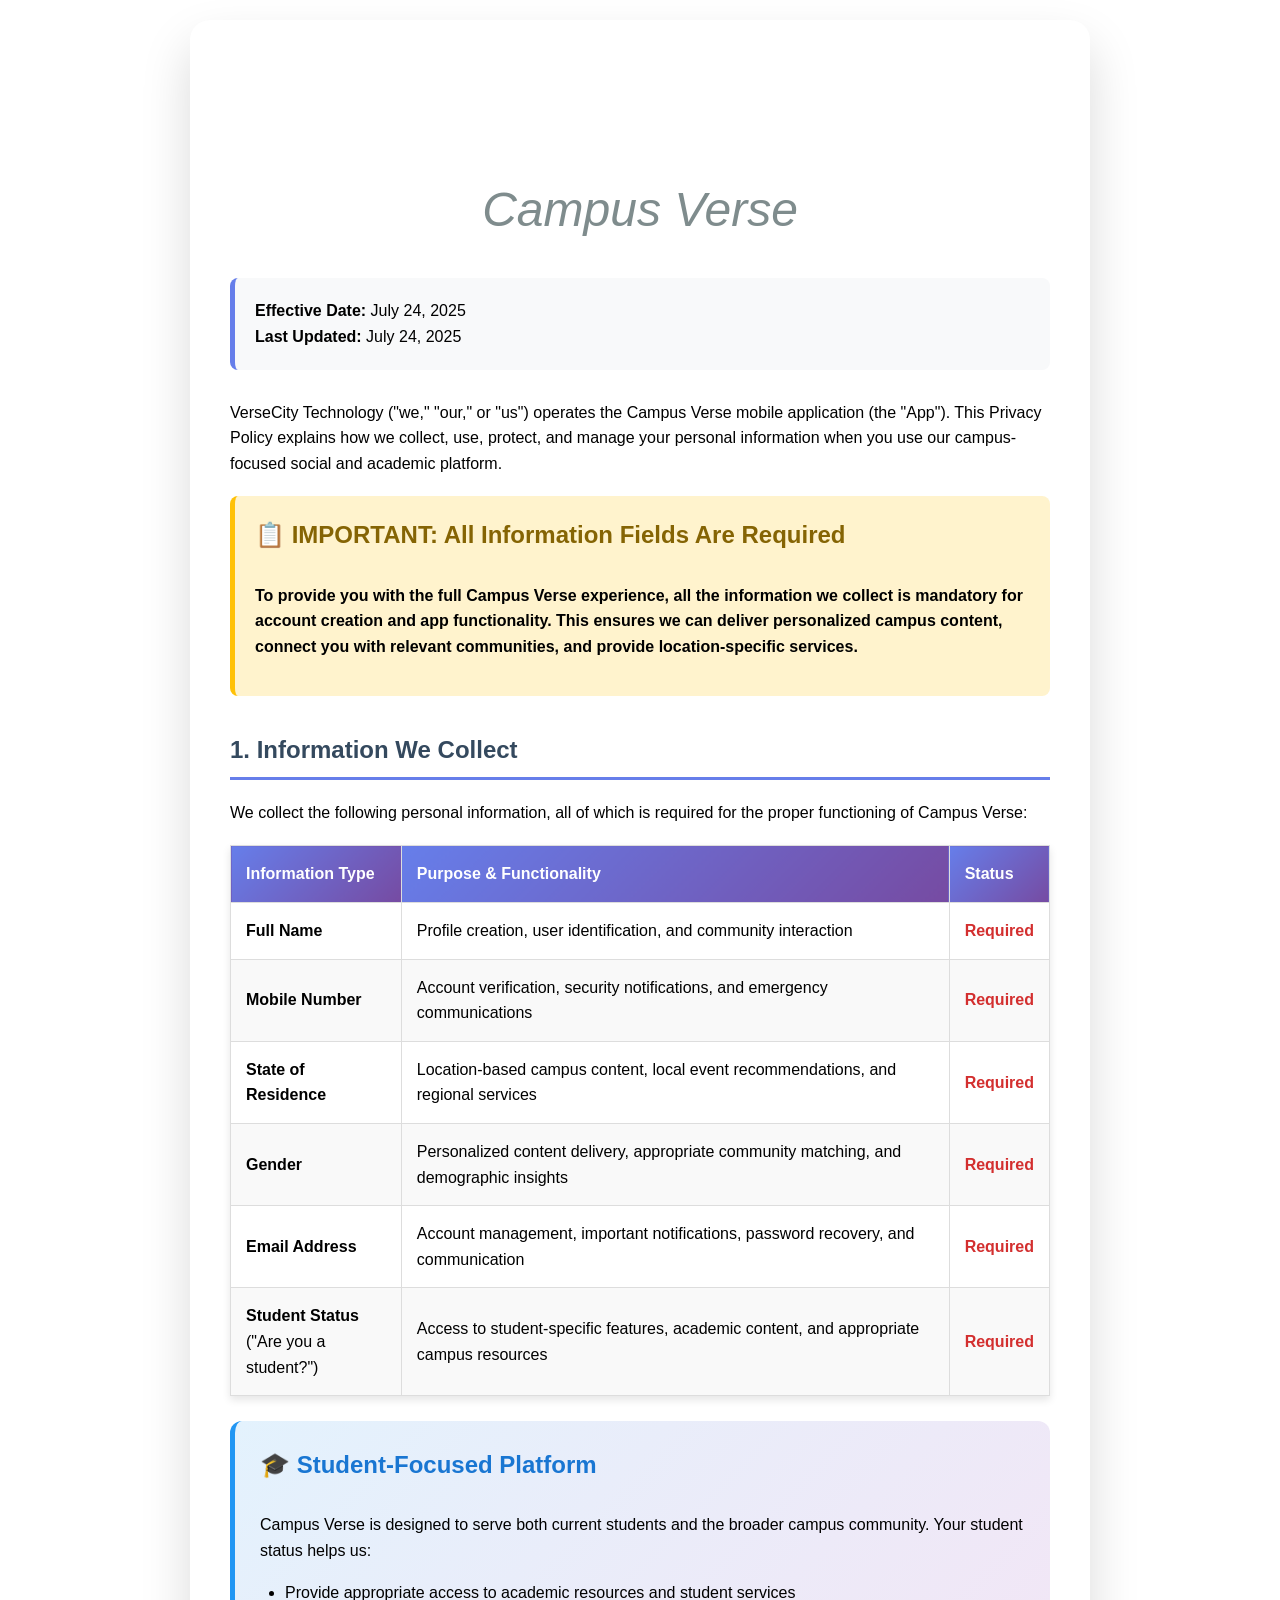
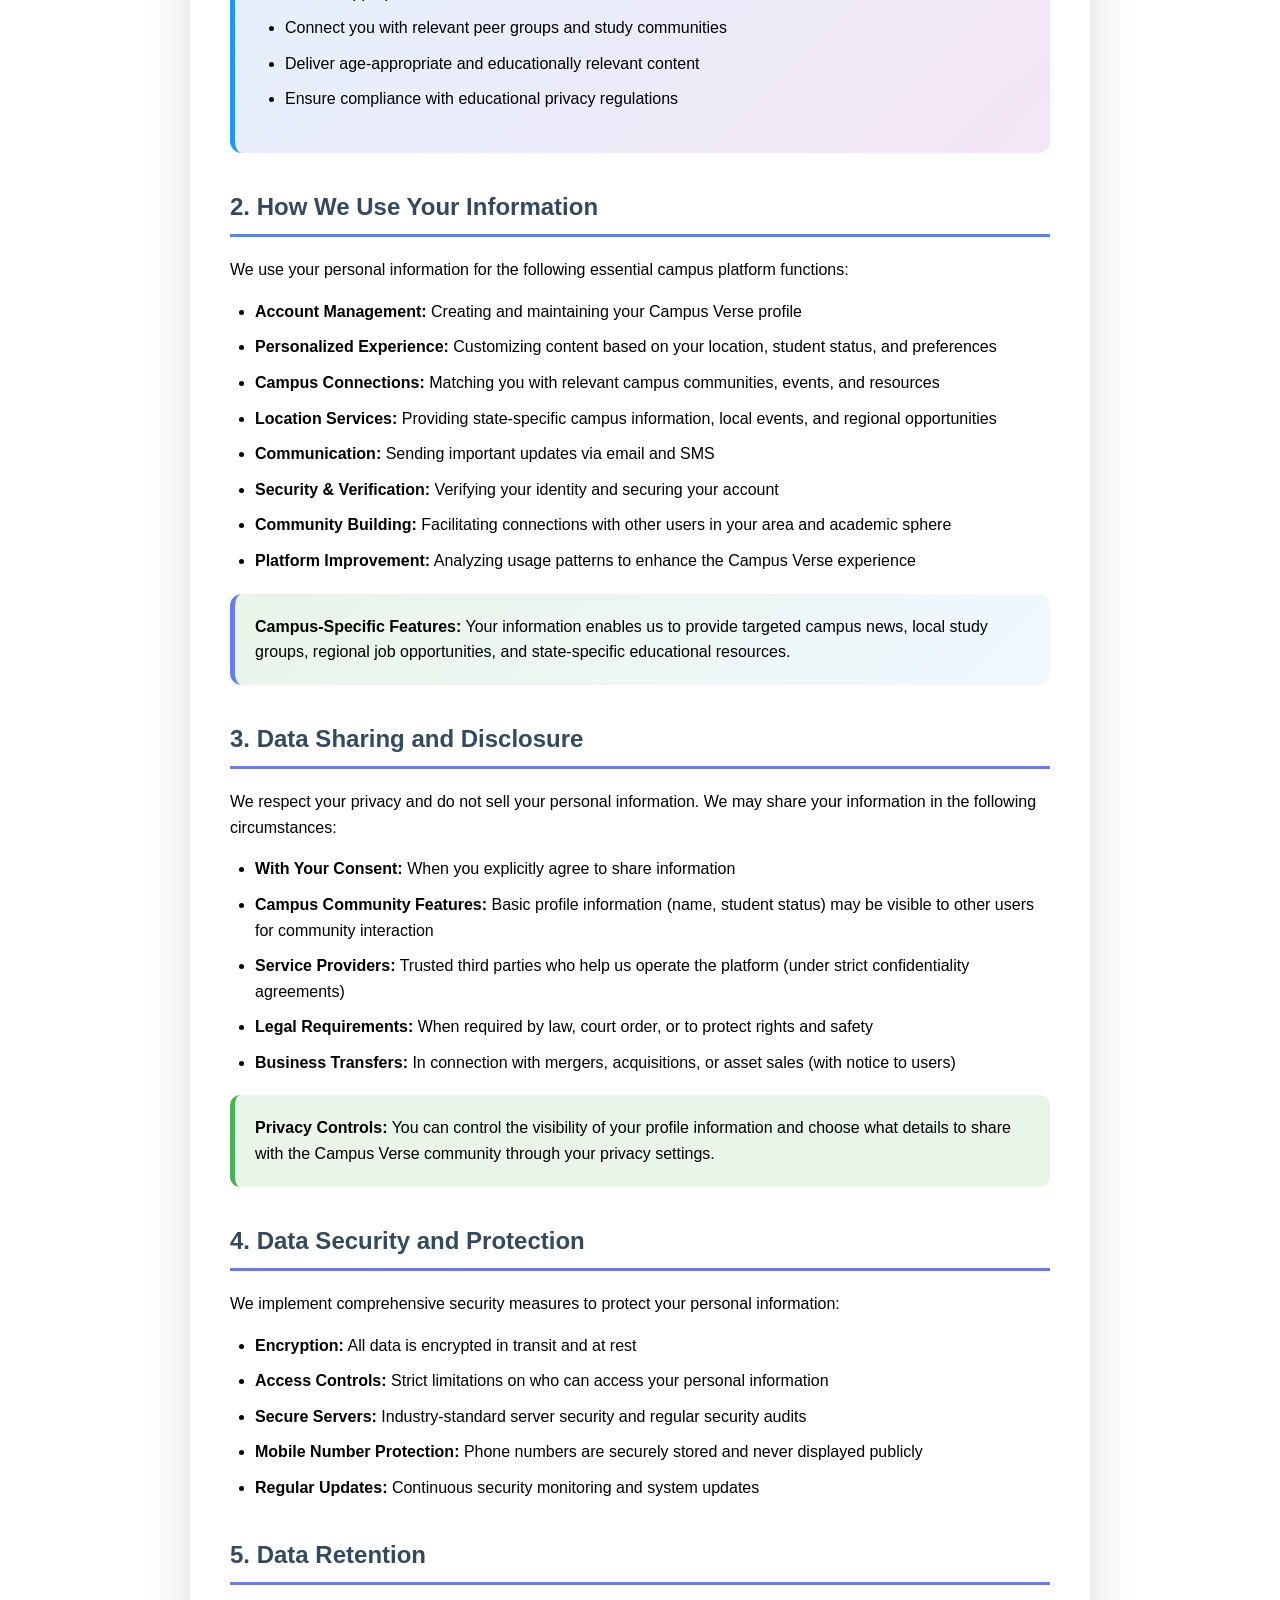
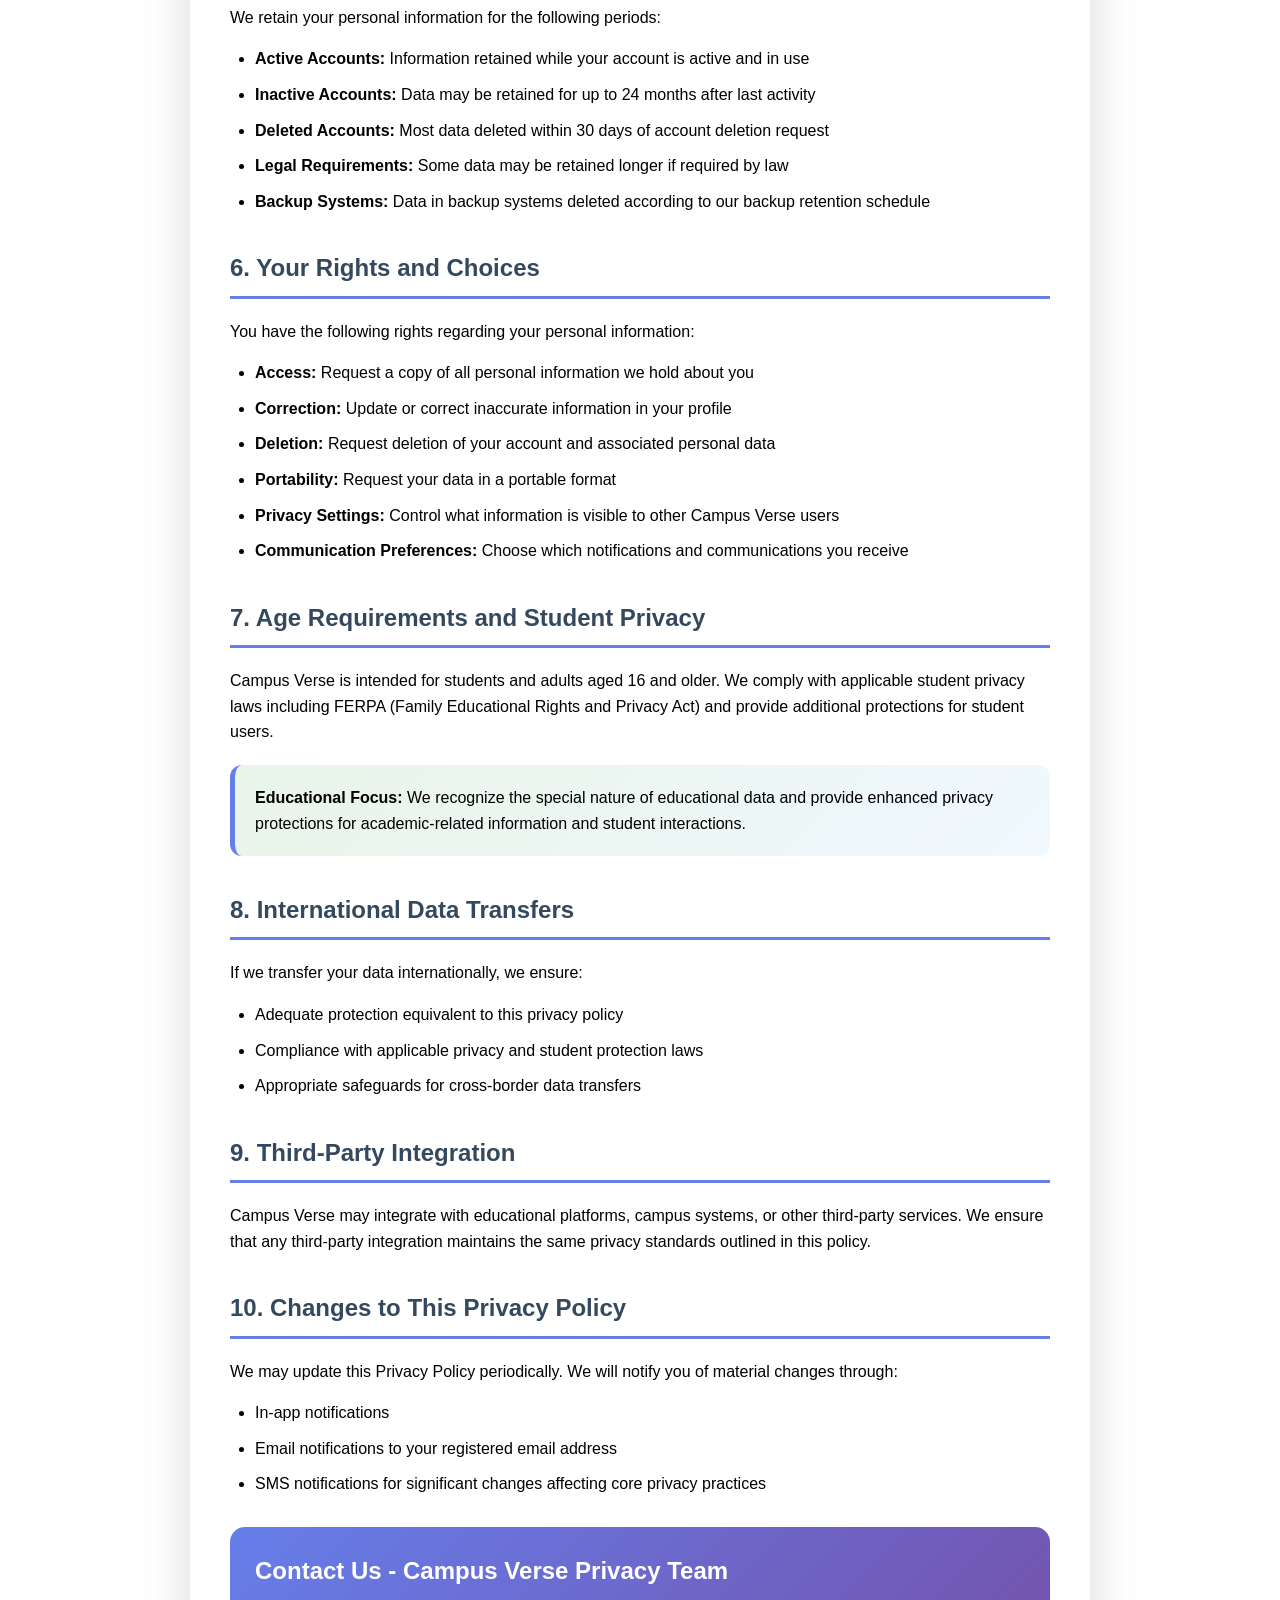
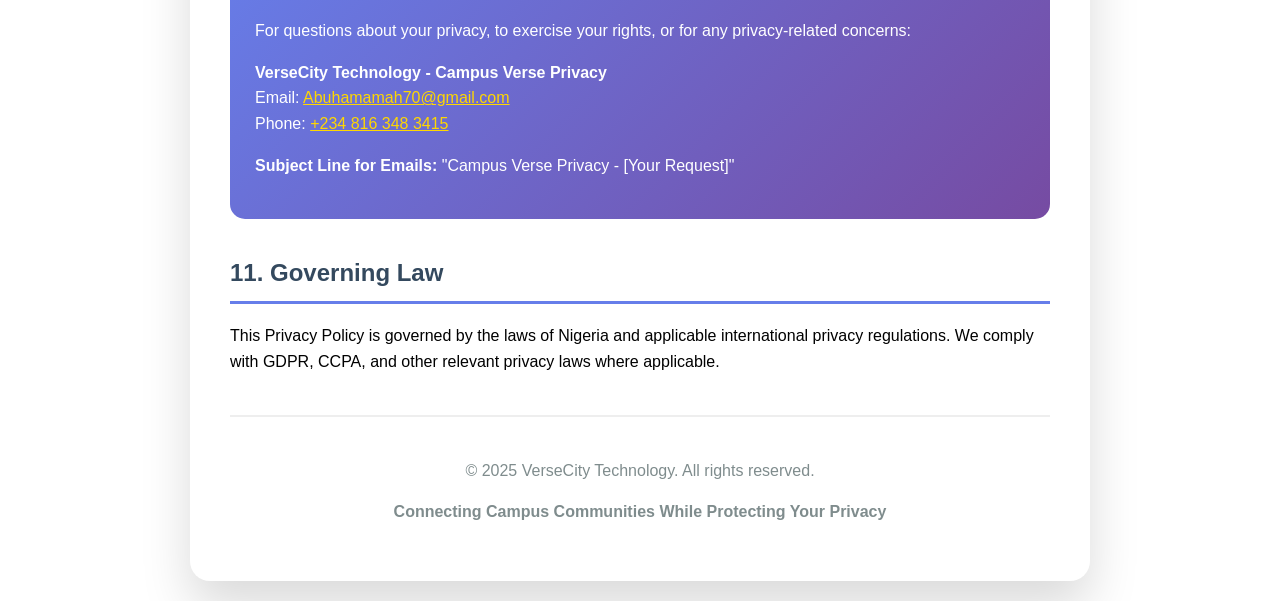
<file: privacy/privacy-campusverse.html>
<!DOCTYPE html>
<html lang="en">
<head>
    <meta charset="UTF-8">
    <meta name="viewport" content="width=device-width, initial-scale=1.0">
    <title>Privacy Policy - Campus Verse</title>
    <style>
        body {
            font-family: 'Segoe UI', Tahoma, Geneva, Verdana, sans-serif;
            line-height: 1.6;
            max-width: 900px;
            margin: 0 auto;
            padding: 20px;
            min-height: 100vh;
        }
        .container {
            background: white;
            border-radius: 20px;
            padding: 40px;
            box-shadow: 0 25px 50px rgba(0,0,0,0.15);
        }
        h1 {
            color: #2c3e50;
            text-align: center;
            margin-bottom: 10px;
            font-size: 2.8em;
            -webkit-background-clip: text;
            -webkit-text-fill-color: transparent;
            background-clip: text;
        }
        .app-name {
            text-align: center;
            color: #7f8c8d;
            font-style: italic;
            margin-bottom: 30px;
            font-size: 3em;
        }
        h2 {
            color: #34495e;
            border-bottom: 3px solid #667eea;
            padding-bottom: 8px;
            margin-top: 35px;
        }
        .effective-date {
            background: #f8f9fa;
            padding: 20px;
            border-left: 5px solid #667eea;
            margin-bottom: 30px;
            border-radius: 8px;
        }
        .contact-info {
            background: linear-gradient(135deg, #667eea, #764ba2);
            color: white;
            padding: 25px;
            border-radius: 15px;
            margin: 30px 0;
        }
        .campus-highlight {
            background: linear-gradient(135deg, #e8f5e8, #f0f8ff);
            padding: 20px;
            border-radius: 12px;
            border-left: 5px solid #667eea;
            margin: 20px 0;
            font-weight: 500;
        }
        .required-notice {
            background: #fff3cd;
            padding: 20px;
            border-radius: 8px;
            border-left: 5px solid #ffc107;
            margin: 20px 0;
            font-weight: bold;
        }
        ul {
            padding-left: 25px;
        }
        li {
            margin: 10px 0;
        }
        .data-table {
            width: 100%;
            border-collapse: collapse;
            margin: 20px 0;
            box-shadow: 0 4px 8px rgba(0,0,0,0.1);
        }
        .data-table th, .data-table td {
            border: 1px solid #ddd;
            padding: 15px;
            text-align: left;
        }
        .data-table th {
            background: linear-gradient(135deg, #667eea, #764ba2);
            color: white;
            font-weight: bold;
        }
        .data-table tr:nth-child(even) {
            background-color: #f9f9f9;
        }
        .footer {
            text-align: center;
            margin-top: 40px;
            padding-top: 25px;
            border-top: 2px solid #eee;
            color: #7f8c8d;
        }
        .student-section {
            background: linear-gradient(135deg, #e3f2fd, #f3e5f5);
            padding: 25px;
            border-radius: 12px;
            border-left: 5px solid #2196f3;
            margin: 25px 0;
        }
        .security-highlight {
            background: #e8f5e8;
            padding: 20px;
            border-radius: 10px;
            border-left: 5px solid #4caf50;
            margin: 20px 0;
        }
    </style>
</head>
<body>
    <div class="container">
        <h1>Privacy Policy</h1>
        <div class="app-name">Campus Verse</div>
        
        <div class="effective-date">
            <strong>Effective Date:</strong> July 24, 2025<br>
            <strong>Last Updated:</strong> July 24, 2025
        </div>

        <p>VerseCity Technology ("we," "our," or "us") operates the Campus Verse mobile application (the "App"). This Privacy Policy explains how we collect, use, protect, and manage your personal information when you use our campus-focused social and academic platform.</p>

        <div class="required-notice">
            <h2 style="margin-top: 0; color: #856404; border: none;">📋 IMPORTANT: All Information Fields Are Required</h2>
            <p>To provide you with the full Campus Verse experience, all the information we collect is mandatory for account creation and app functionality. This ensures we can deliver personalized campus content, connect you with relevant communities, and provide location-specific services.</p>
        </div>

        <h2>1. Information We Collect</h2>
        <p>We collect the following personal information, all of which is required for the proper functioning of Campus Verse:</p>
        
        <table class="data-table">
            <thead>
                <tr>
                    <th>Information Type</th>
                    <th>Purpose & Functionality</th>
                    <th>Status</th>
                </tr>
            </thead>
            <tbody>
                <tr>
                    <td><strong>Full Name</strong></td>
                    <td>Profile creation, user identification, and community interaction</td>
                    <td><span style="color: #d32f2f; font-weight: bold;">Required</span></td>
                </tr>
                <tr>
                    <td><strong>Mobile Number</strong></td>
                    <td>Account verification, security notifications, and emergency communications</td>
                    <td><span style="color: #d32f2f; font-weight: bold;">Required</span></td>
                </tr>
                <tr>
                    <td><strong>State of Residence</strong></td>
                    <td>Location-based campus content, local event recommendations, and regional services</td>
                    <td><span style="color: #d32f2f; font-weight: bold;">Required</span></td>
                </tr>
                <tr>
                    <td><strong>Gender</strong></td>
                    <td>Personalized content delivery, appropriate community matching, and demographic insights</td>
                    <td><span style="color: #d32f2f; font-weight: bold;">Required</span></td>
                </tr>
                <tr>
                    <td><strong>Email Address</strong></td>
                    <td>Account management, important notifications, password recovery, and communication</td>
                    <td><span style="color: #d32f2f; font-weight: bold;">Required</span></td>
                </tr>
                <tr>
                    <td><strong>Student Status</strong><br>("Are you a student?")</td>
                    <td>Access to student-specific features, academic content, and appropriate campus resources</td>
                    <td><span style="color: #d32f2f; font-weight: bold;">Required</span></td>
                </tr>
            </tbody>
        </table>

        <div class="student-section">
            <h2 style="margin-top: 0; color: #1976d2; border: none;">🎓 Student-Focused Platform</h2>
            <p>Campus Verse is designed to serve both current students and the broader campus community. Your student status helps us:</p>
            <ul>
                <li>Provide appropriate access to academic resources and student services</li>
                <li>Connect you with relevant peer groups and study communities</li>
                <li>Deliver age-appropriate and educationally relevant content</li>
                <li>Ensure compliance with educational privacy regulations</li>
            </ul>
        </div>

        <h2>2. How We Use Your Information</h2>
        <p>We use your personal information for the following essential campus platform functions:</p>
        <ul>
            <li><strong>Account Management:</strong> Creating and maintaining your Campus Verse profile</li>
            <li><strong>Personalized Experience:</strong> Customizing content based on your location, student status, and preferences</li>
            <li><strong>Campus Connections:</strong> Matching you with relevant campus communities, events, and resources</li>
            <li><strong>Location Services:</strong> Providing state-specific campus information, local events, and regional opportunities</li>
            <li><strong>Communication:</strong> Sending important updates via email and SMS</li>
            <li><strong>Security & Verification:</strong> Verifying your identity and securing your account</li>
            <li><strong>Community Building:</strong> Facilitating connections with other users in your area and academic sphere</li>
            <li><strong>Platform Improvement:</strong> Analyzing usage patterns to enhance the Campus Verse experience</li>
        </ul>

        <div class="campus-highlight">
            <strong>Campus-Specific Features:</strong> Your information enables us to provide targeted campus news, local study groups, regional job opportunities, and state-specific educational resources.
        </div>

        <h2>3. Data Sharing and Disclosure</h2>
        <p>We respect your privacy and do not sell your personal information. We may share your information in the following circumstances:</p>
        <ul>
            <li><strong>With Your Consent:</strong> When you explicitly agree to share information</li>
            <li><strong>Campus Community Features:</strong> Basic profile information (name, student status) may be visible to other users for community interaction</li>
            <li><strong>Service Providers:</strong> Trusted third parties who help us operate the platform (under strict confidentiality agreements)</li>
            <li><strong>Legal Requirements:</strong> When required by law, court order, or to protect rights and safety</li>
            <li><strong>Business Transfers:</strong> In connection with mergers, acquisitions, or asset sales (with notice to users)</li>
        </ul>

        <div class="security-highlight">
            <strong>Privacy Controls:</strong> You can control the visibility of your profile information and choose what details to share with the Campus Verse community through your privacy settings.
        </div>

        <h2>4. Data Security and Protection</h2>
        <p>We implement comprehensive security measures to protect your personal information:</p>
        <ul>
            <li><strong>Encryption:</strong> All data is encrypted in transit and at rest</li>
            <li><strong>Access Controls:</strong> Strict limitations on who can access your personal information</li>
            <li><strong>Secure Servers:</strong> Industry-standard server security and regular security audits</li>
            <li><strong>Mobile Number Protection:</strong> Phone numbers are securely stored and never displayed publicly</li>
            <li><strong>Regular Updates:</strong> Continuous security monitoring and system updates</li>
        </ul>

        <h2>5. Data Retention</h2>
        <p>We retain your personal information for the following periods:</p>
        <ul>
            <li><strong>Active Accounts:</strong> Information retained while your account is active and in use</li>
            <li><strong>Inactive Accounts:</strong> Data may be retained for up to 24 months after last activity</li>
            <li><strong>Deleted Accounts:</strong> Most data deleted within 30 days of account deletion request</li>
            <li><strong>Legal Requirements:</strong> Some data may be retained longer if required by law</li>
            <li><strong>Backup Systems:</strong> Data in backup systems deleted according to our backup retention schedule</li>
        </ul>

        <h2>6. Your Rights and Choices</h2>
        <p>You have the following rights regarding your personal information:</p>
        <ul>
            <li><strong>Access:</strong> Request a copy of all personal information we hold about you</li>
            <li><strong>Correction:</strong> Update or correct inaccurate information in your profile</li>
            <li><strong>Deletion:</strong> Request deletion of your account and associated personal data</li>
            <li><strong>Portability:</strong> Request your data in a portable format</li>
            <li><strong>Privacy Settings:</strong> Control what information is visible to other Campus Verse users</li>
            <li><strong>Communication Preferences:</strong> Choose which notifications and communications you receive</li>
        </ul>

        <h2>7. Age Requirements and Student Privacy</h2>
        <p>Campus Verse is intended for students and adults aged 16 and older. We comply with applicable student privacy laws including FERPA (Family Educational Rights and Privacy Act) and provide additional protections for student users.</p>

        <div class="campus-highlight">
            <strong>Educational Focus:</strong> We recognize the special nature of educational data and provide enhanced privacy protections for academic-related information and student interactions.
        </div>

        <h2>8. International Data Transfers</h2>
        <p>If we transfer your data internationally, we ensure:</p>
        <ul>
            <li>Adequate protection equivalent to this privacy policy</li>
            <li>Compliance with applicable privacy and student protection laws</li>
            <li>Appropriate safeguards for cross-border data transfers</li>
        </ul>

        <h2>9. Third-Party Integration</h2>
        <p>Campus Verse may integrate with educational platforms, campus systems, or other third-party services. We ensure that any third-party integration maintains the same privacy standards outlined in this policy.</p>

        <h2>10. Changes to This Privacy Policy</h2>
        <p>We may update this Privacy Policy periodically. We will notify you of material changes through:</p>
        <ul>
            <li>In-app notifications</li>
            <li>Email notifications to your registered email address</li>
            <li>SMS notifications for significant changes affecting core privacy practices</li>
        </ul>

        <div class="contact-info">
            <h2 style="color: white; border: none; margin-top: 0;">Contact Us - Campus Verse Privacy Team</h2>
            <p>For questions about your privacy, to exercise your rights, or for any privacy-related concerns:</p>
            <p><strong>VerseCity Technology - Campus Verse Privacy</strong><br>
            Email: <a href="mailto:Abuhamamah70@gmail.com" style="color: #ffd700;">Abuhamamah70@gmail.com</a><br>
            Phone: <a href="tel:+2348163483415" style="color: #ffd700;">+234 816 348 3415</a></p>
            <p><strong>Subject Line for Emails:</strong> "Campus Verse Privacy - [Your Request]"</p>
        </div>

        <h2>11. Governing Law</h2>
        <p>This Privacy Policy is governed by the laws of Nigeria and applicable international privacy regulations. We comply with GDPR, CCPA, and other relevant privacy laws where applicable.</p>

        <div class="footer">
            <p>&copy; 2025 VerseCity Technology. All rights reserved.</p>
            <p><strong>Connecting Campus Communities While Protecting Your Privacy</strong></p>
        </div>
    </div>
</body>
</html>
</file>
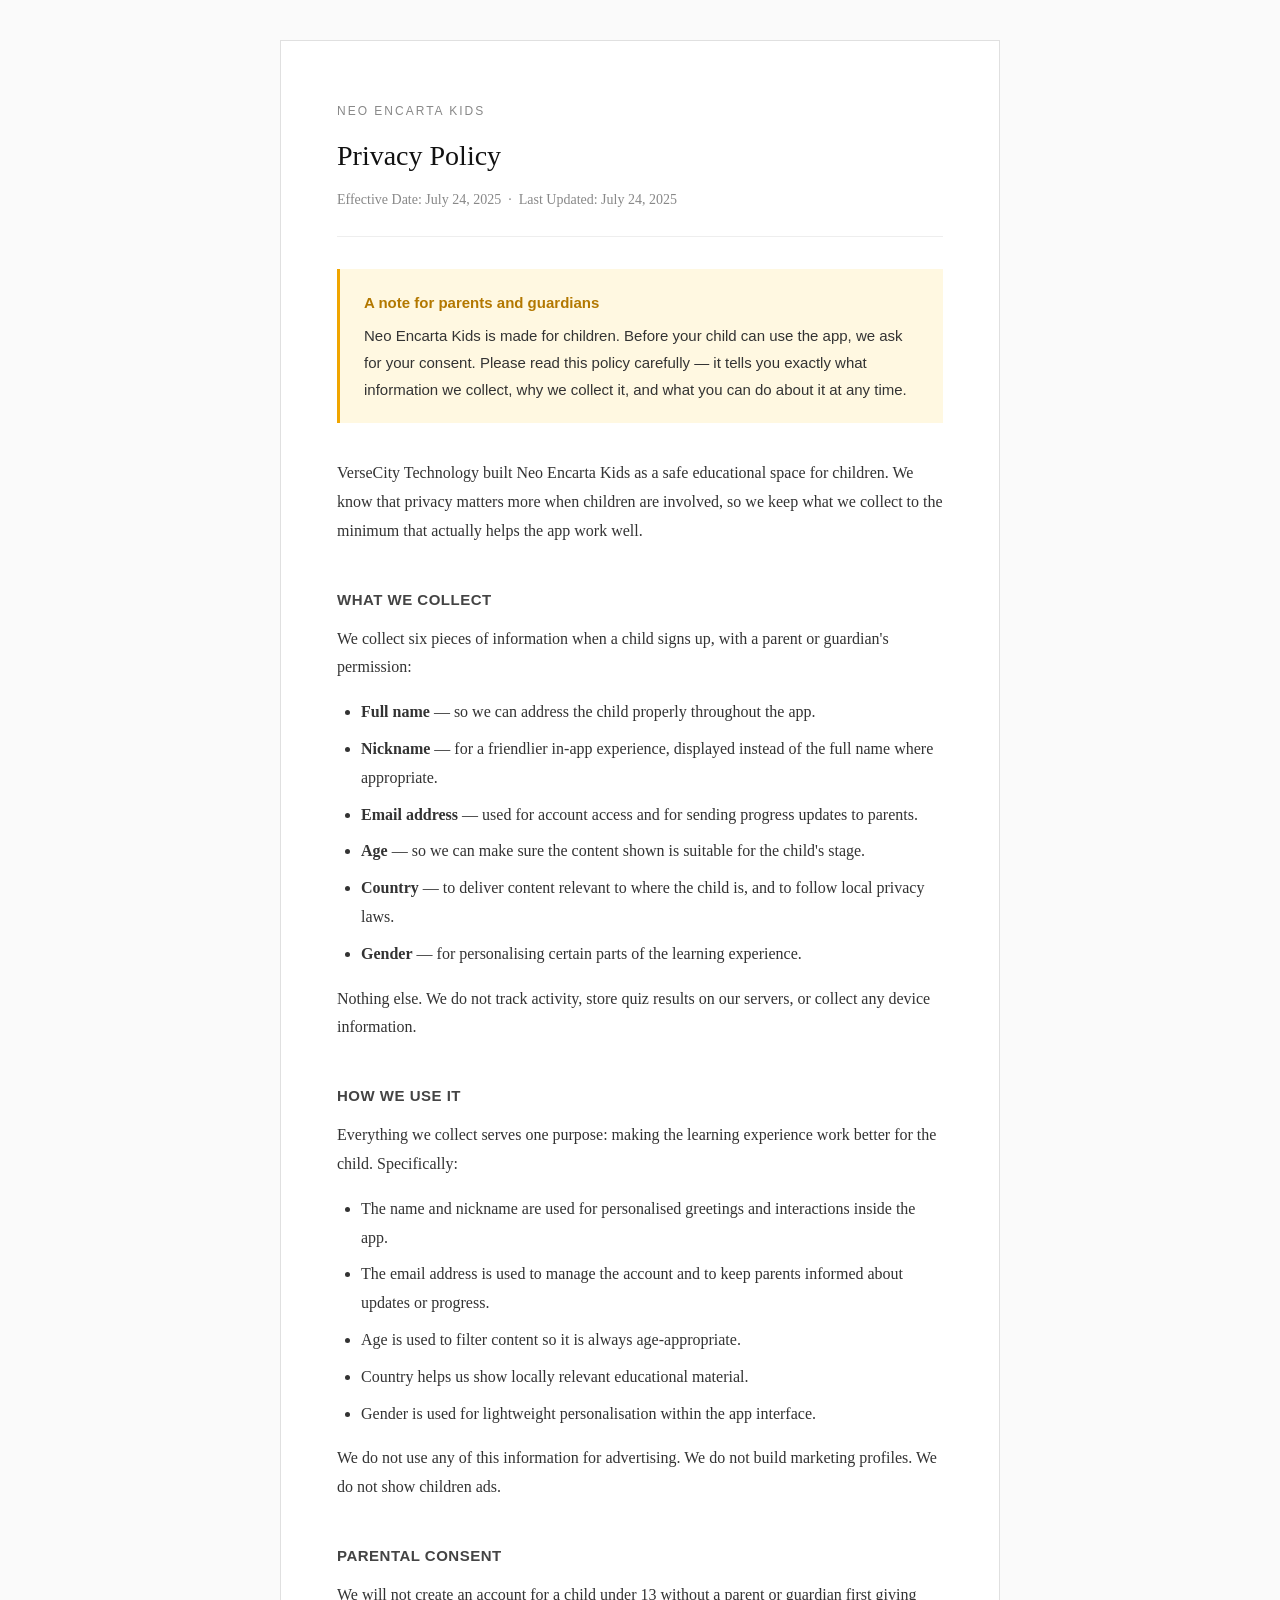
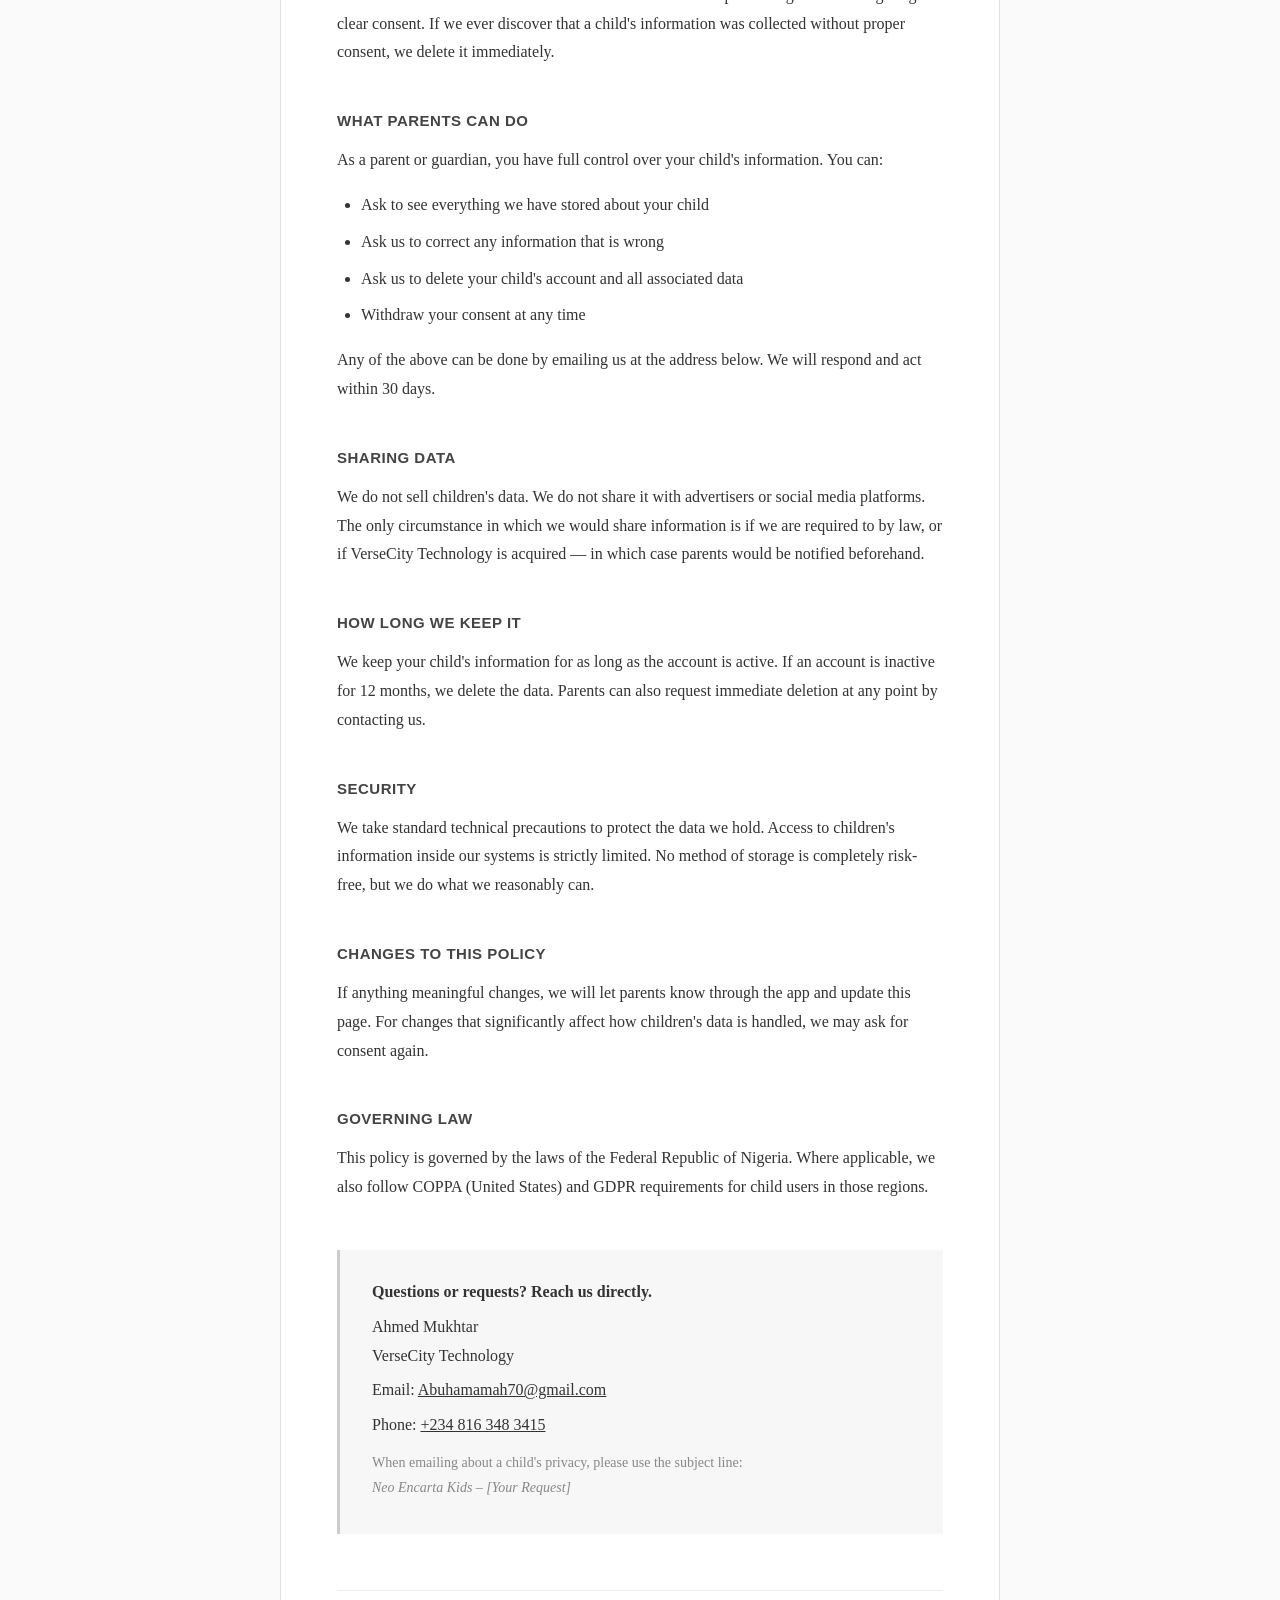
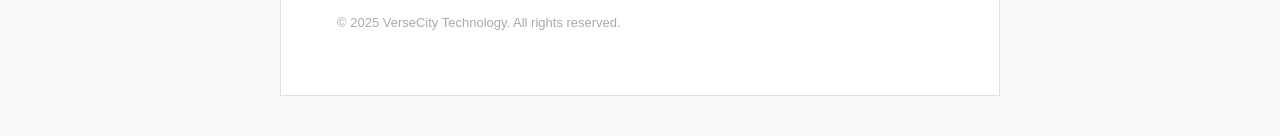
<file: privacy/privacy-encarta.html>
<!DOCTYPE html>
<html lang="en">
<head>
  <meta charset="UTF-8">
  <meta name="viewport" content="width=device-width, initial-scale=1.0">
  <title>Privacy Policy – Neo Encarta Kids</title>
  <style>
    * { box-sizing: border-box; margin: 0; padding: 0; }

    body {
      font-family: Georgia, 'Times New Roman', serif;
      font-size: 16px;
      line-height: 1.8;
      color: #222;
      background: #fafafa;
      padding: 40px 20px;
    }

    .page {
      max-width: 720px;
      margin: 0 auto;
      background: #fff;
      padding: 60px 56px;
      border: 1px solid #e0e0e0;
    }

    .app-label {
      font-family: 'Segoe UI', Arial, sans-serif;
      font-size: 12px;
      letter-spacing: 2px;
      text-transform: uppercase;
      color: #888;
      margin-bottom: 8px;
    }

    h1 {
      font-size: 28px;
      font-weight: normal;
      color: #111;
      margin-bottom: 6px;
    }

    .meta {
      font-size: 14px;
      color: #888;
      margin-bottom: 32px;
      padding-bottom: 24px;
      border-bottom: 1px solid #eee;
    }

    .parent-notice {
      background: #fff8e1;
      border-left: 3px solid #f0a500;
      padding: 20px 24px;
      margin-bottom: 36px;
      font-family: 'Segoe UI', Arial, sans-serif;
      font-size: 15px;
      color: #333;
    }

    .parent-notice strong {
      display: block;
      margin-bottom: 6px;
      color: #b37800;
    }

    h2 {
      font-family: 'Segoe UI', Arial, sans-serif;
      font-size: 15px;
      font-weight: 600;
      letter-spacing: 0.5px;
      text-transform: uppercase;
      color: #444;
      margin-top: 40px;
      margin-bottom: 12px;
    }

    p {
      margin-bottom: 16px;
      color: #333;
    }

    ul {
      margin: 12px 0 16px 24px;
      color: #333;
    }

    ul li {
      margin-bottom: 8px;
    }

    a { color: #333; }

    .contact-block {
      margin-top: 48px;
      padding: 28px 32px;
      background: #f7f7f7;
      border-left: 3px solid #ccc;
    }

    .contact-block p {
      margin-bottom: 6px;
    }

    .footer {
      margin-top: 56px;
      padding-top: 20px;
      border-top: 1px solid #eee;
      font-size: 13px;
      color: #aaa;
      font-family: 'Segoe UI', Arial, sans-serif;
    }

    @media (max-width: 600px) {
      .page { padding: 32px 24px; }
    }
  </style>
</head>
<body>
  <div class="page">

    <div class="app-label">Neo Encarta Kids</div>
    <h1>Privacy Policy</h1>
    <div class="meta">
      Effective Date: July 24, 2025 &nbsp;·&nbsp; Last Updated: July 24, 2025
    </div>

    <div class="parent-notice">
      <strong>A note for parents and guardians</strong>
      Neo Encarta Kids is made for children. Before your child can use the app,
      we ask for your consent. Please read this policy carefully — it tells you
      exactly what information we collect, why we collect it, and what you can
      do about it at any time.
    </div>

    <p>
      VerseCity Technology built Neo Encarta Kids as a safe educational space for children.
      We know that privacy matters more when children are involved, so we keep
      what we collect to the minimum that actually helps the app work well.
    </p>

    <h2>What We Collect</h2>
    <p>
      We collect six pieces of information when a child signs up, with a parent
      or guardian's permission:
    </p>
    <ul>
      <li><strong>Full name</strong> — so we can address the child properly throughout the app.</li>
      <li><strong>Nickname</strong> — for a friendlier in-app experience, displayed instead of the full name where appropriate.</li>
      <li><strong>Email address</strong> — used for account access and for sending progress updates to parents.</li>
      <li><strong>Age</strong> — so we can make sure the content shown is suitable for the child's stage.</li>
      <li><strong>Country</strong> — to deliver content relevant to where the child is, and to follow local privacy laws.</li>
      <li><strong>Gender</strong> — for personalising certain parts of the learning experience.</li>
    </ul>
    <p>Nothing else. We do not track activity, store quiz results on our servers, or collect any device information.</p>

    <h2>How We Use It</h2>
    <p>Everything we collect serves one purpose: making the learning experience work better for the child. Specifically:</p>
    <ul>
      <li>The name and nickname are used for personalised greetings and interactions inside the app.</li>
      <li>The email address is used to manage the account and to keep parents informed about updates or progress.</li>
      <li>Age is used to filter content so it is always age-appropriate.</li>
      <li>Country helps us show locally relevant educational material.</li>
      <li>Gender is used for lightweight personalisation within the app interface.</li>
    </ul>
    <p>
      We do not use any of this information for advertising. We do not build
      marketing profiles. We do not show children ads.
    </p>

    <h2>Parental Consent</h2>
    <p>
      We will not create an account for a child under 13 without a parent or
      guardian first giving clear consent. If we ever discover that a child's
      information was collected without proper consent, we delete it immediately.
    </p>

    <h2>What Parents Can Do</h2>
    <p>As a parent or guardian, you have full control over your child's information. You can:</p>
    <ul>
      <li>Ask to see everything we have stored about your child</li>
      <li>Ask us to correct any information that is wrong</li>
      <li>Ask us to delete your child's account and all associated data</li>
      <li>Withdraw your consent at any time</li>
    </ul>
    <p>Any of the above can be done by emailing us at the address below. We will respond and act within 30 days.</p>

    <h2>Sharing Data</h2>
    <p>
      We do not sell children's data. We do not share it with advertisers or
      social media platforms. The only circumstance in which we would share
      information is if we are required to by law, or if VerseCity Technology
      is acquired — in which case parents would be notified beforehand.
    </p>

    <h2>How Long We Keep It</h2>
    <p>
      We keep your child's information for as long as the account is active.
      If an account is inactive for 12 months, we delete the data. Parents can
      also request immediate deletion at any point by contacting us.
    </p>

    <h2>Security</h2>
    <p>
      We take standard technical precautions to protect the data we hold.
      Access to children's information inside our systems is strictly limited.
      No method of storage is completely risk-free, but we do what we reasonably can.
    </p>

    <h2>Changes to This Policy</h2>
    <p>
      If anything meaningful changes, we will let parents know through the app
      and update this page. For changes that significantly affect how children's
      data is handled, we may ask for consent again.
    </p>

    <h2>Governing Law</h2>
    <p>
      This policy is governed by the laws of the Federal Republic of Nigeria.
      Where applicable, we also follow COPPA (United States) and GDPR
      requirements for child users in those regions.
    </p>

    <div class="contact-block">
      <p><strong>Questions or requests? Reach us directly.</strong></p>
      <p>Ahmed Mukhtar<br>VerseCity Technology</p>
      <p>Email: <a href="mailto:Abuhamamah70@gmail.com">Abuhamamah70@gmail.com</a></p>
      <p>Phone: <a href="tel:+2348163483415">+234 816 348 3415</a></p>
      <p style="margin-top:10px; font-size:14px; color:#888;">
        When emailing about a child's privacy, please use the subject line:<br>
        <em>Neo Encarta Kids – [Your Request]</em>
      </p>
    </div>

    <div class="footer">
      &copy; 2025 VerseCity Technology. All rights reserved.
    </div>

  </div>
</body>
</html>
</file>
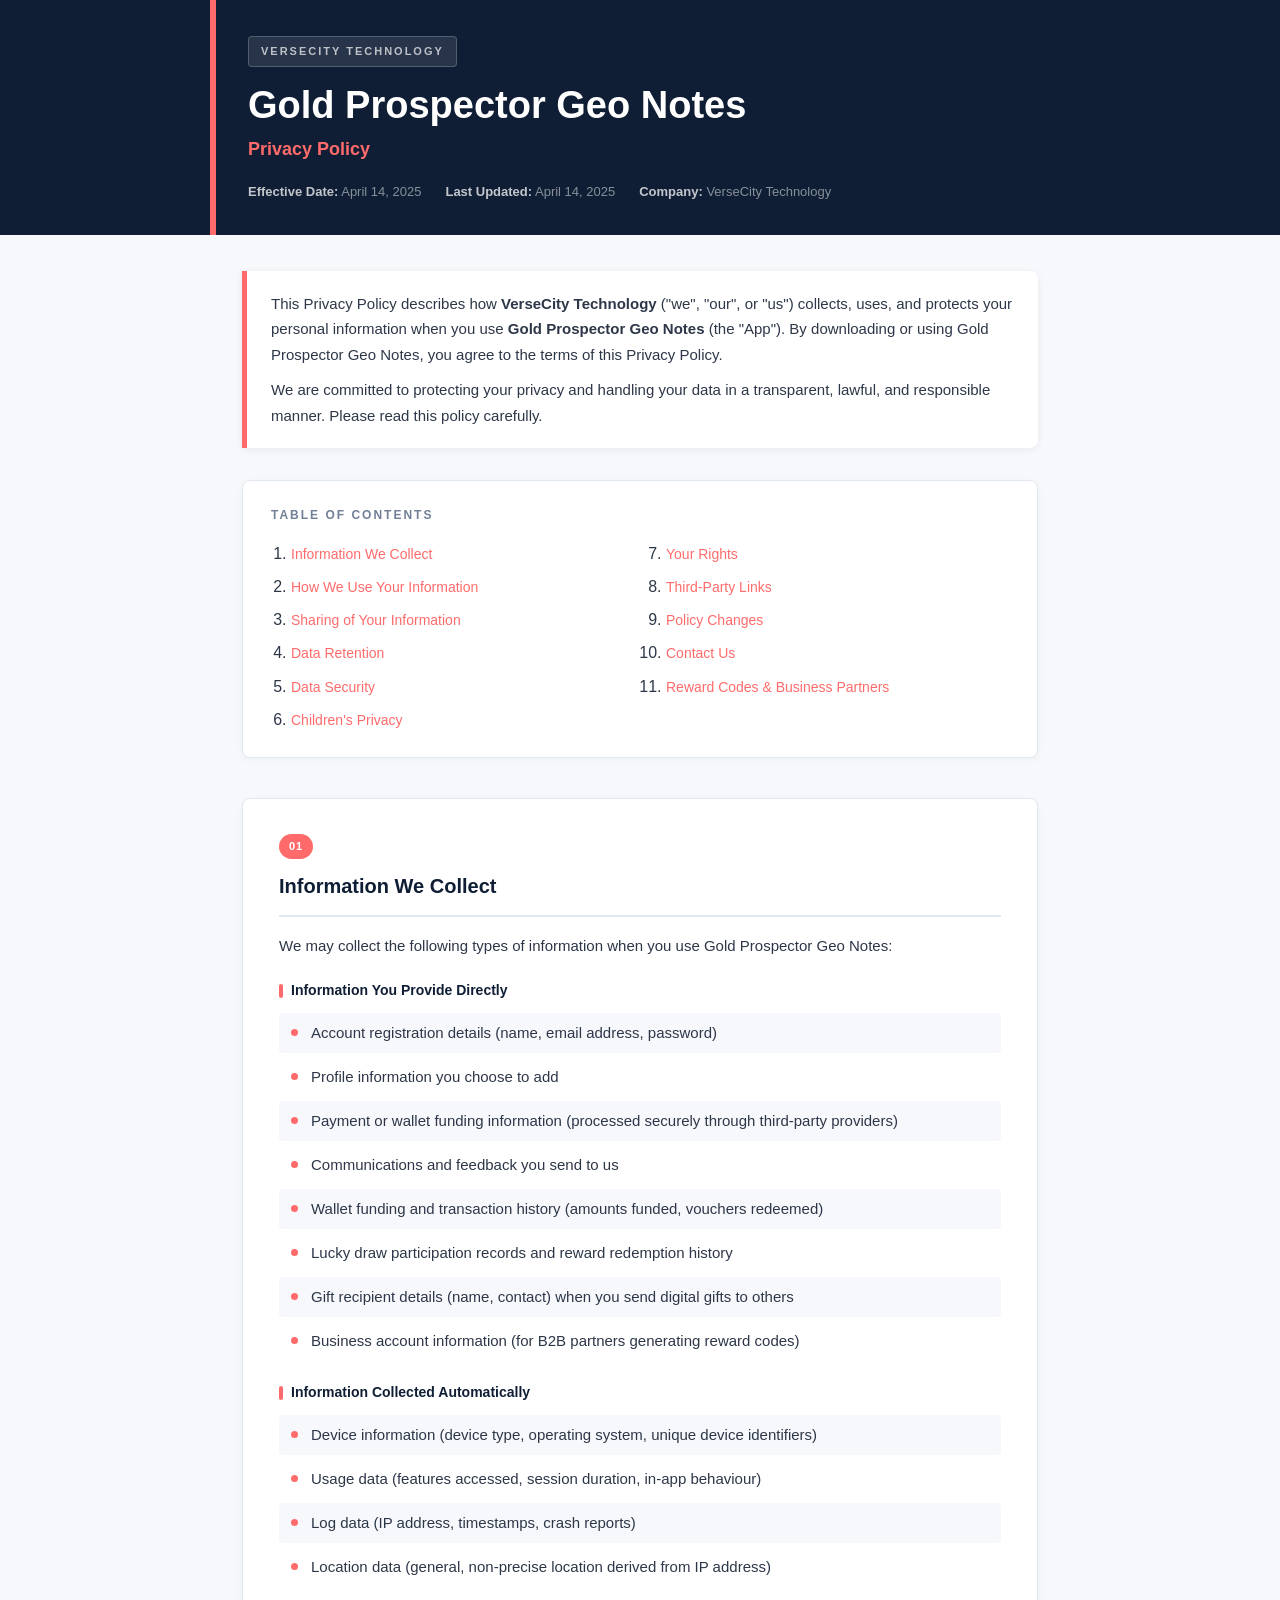
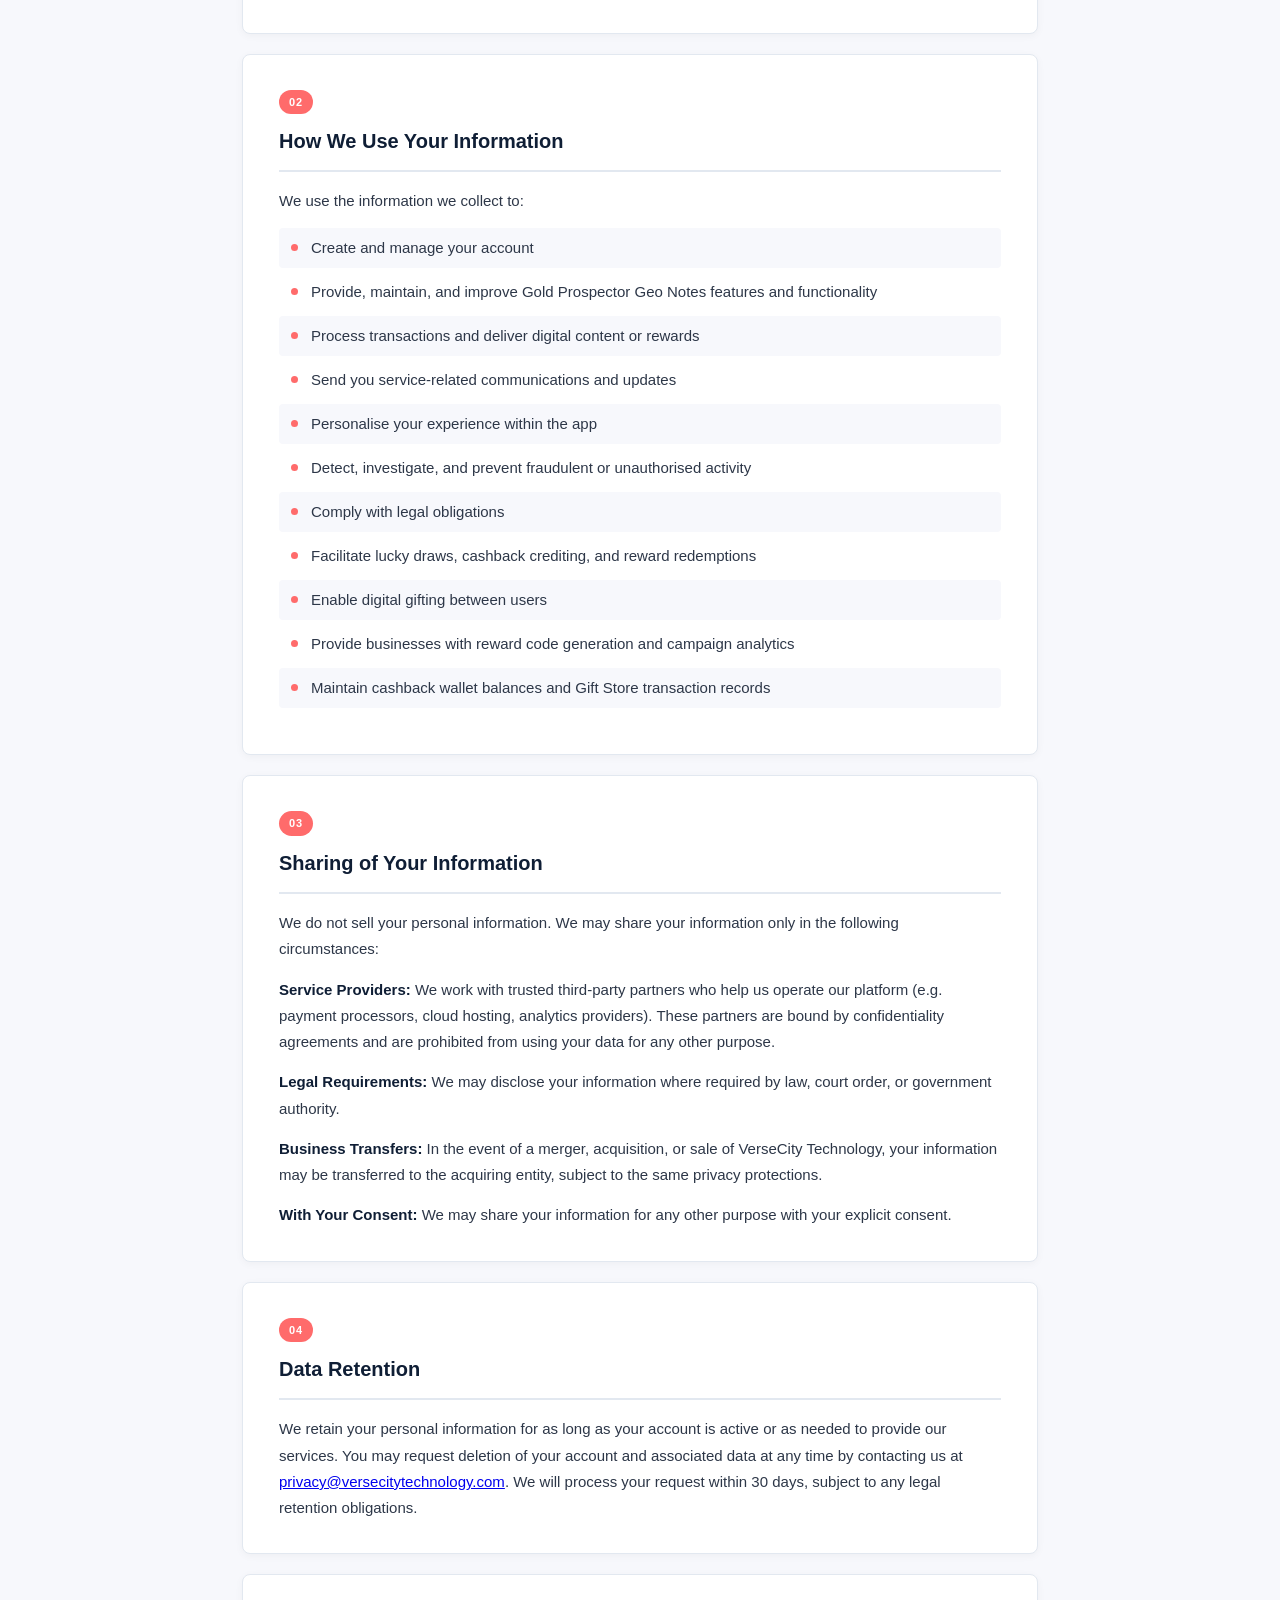
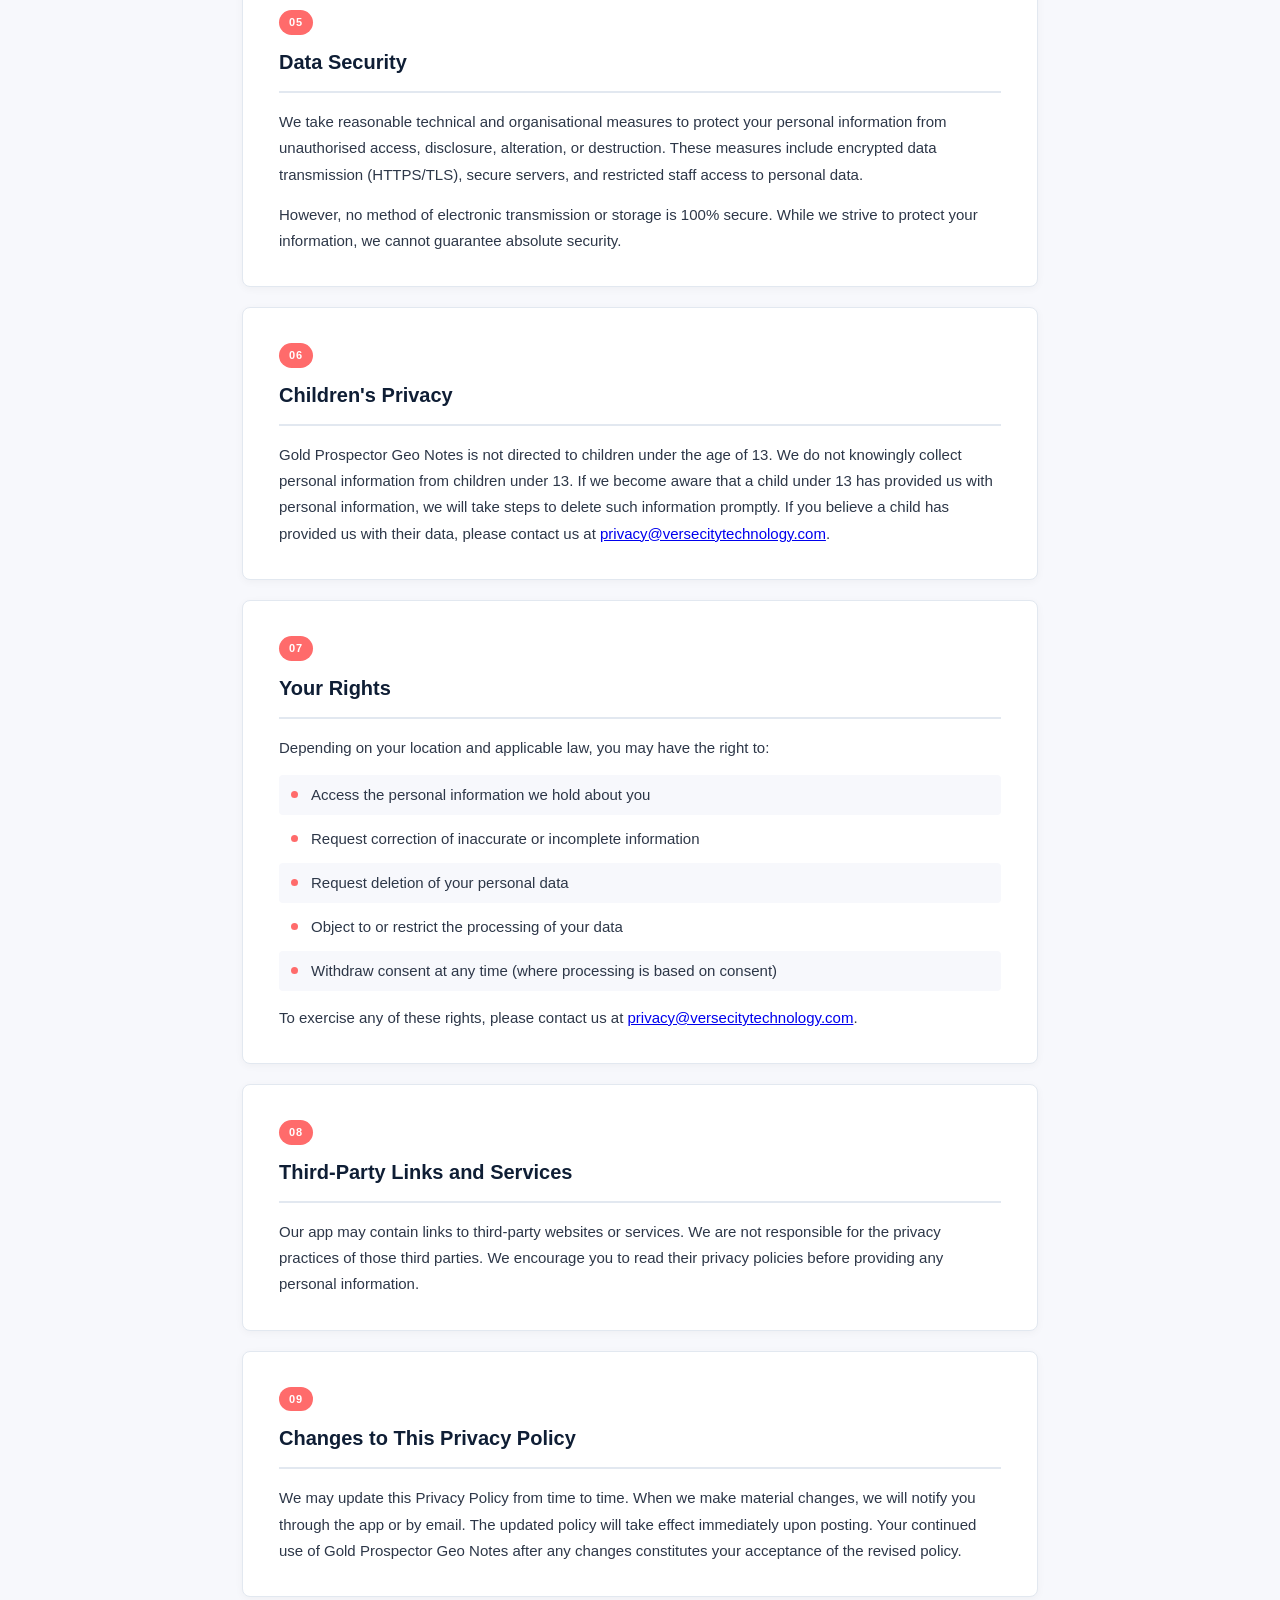
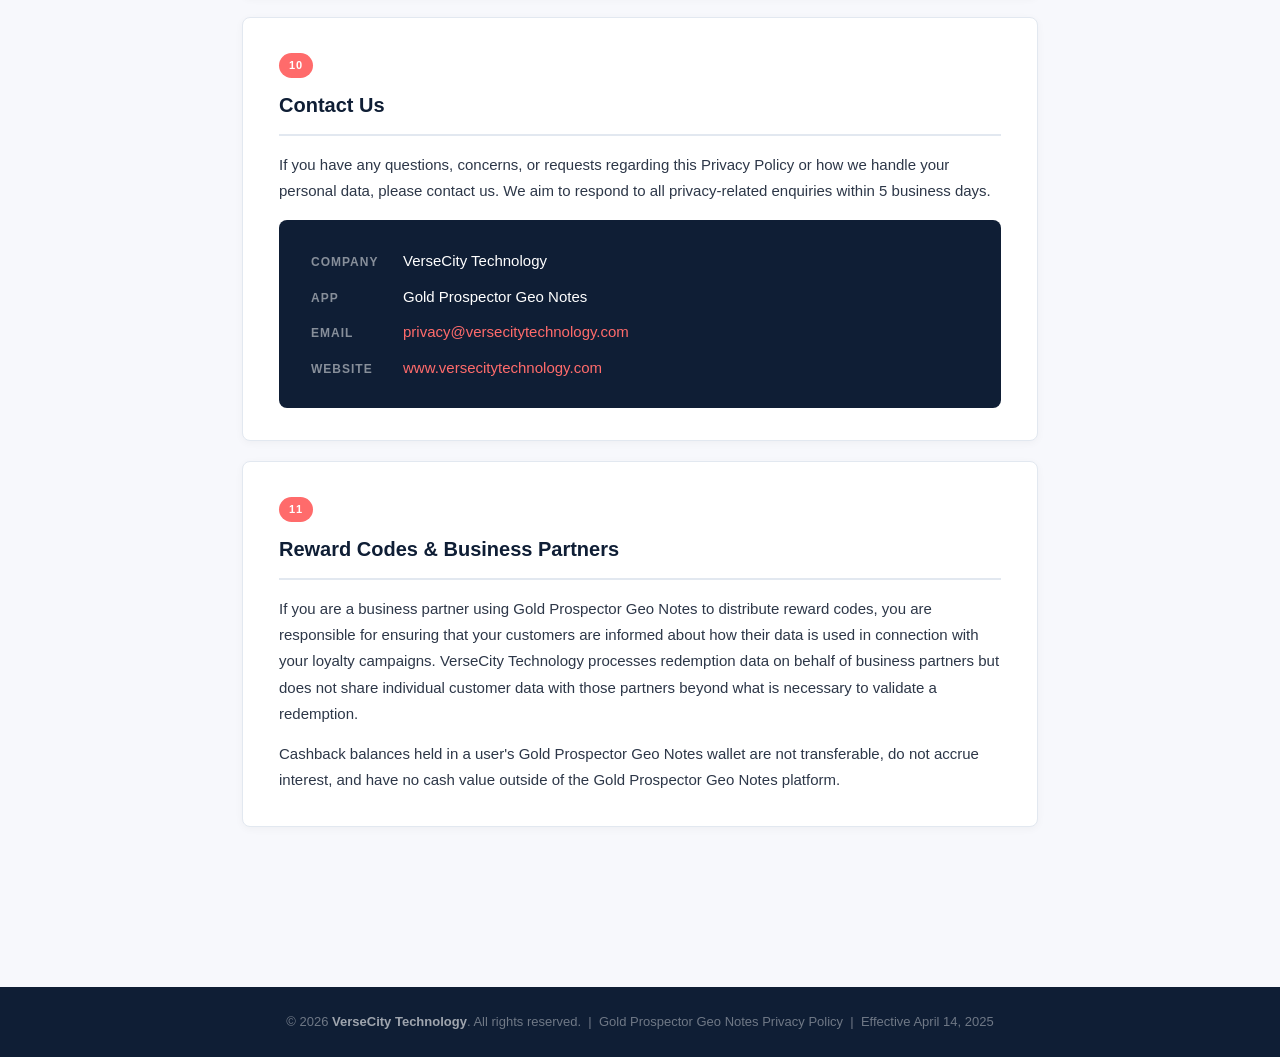
<file: privacy/privacy-geonotes.html>
<!DOCTYPE html>
<html lang="en">
<head>
<meta charset="UTF-8">
<meta name="viewport" content="width=device-width, initial-scale=1.0">
<title>Gold Prospector Geo Notes — Privacy Policy</title>
<style>
  :root {
    --accent: #FF6B6B;
    --dark: #0F1E35;
    --text: #2D3748;
    --muted: #718096;
    --light: #F7F8FC;
    --border: #E2E8F0;
    --white: #ffffff;
  }
  * { box-sizing: border-box; margin: 0; padding: 0; }
  body {
    font-family: 'Segoe UI', Arial, sans-serif;
    background: var(--light);
    color: var(--text);
    font-size: 16px;
    line-height: 1.7;
  }

  /* ── Header ── */
  .site-header {
    background: var(--dark);
    padding: 0;
  }
  .header-inner {
    max-width: 860px;
    margin: 0 auto;
    padding: 36px 32px 32px;
    border-left: 6px solid var(--accent);
  }
  .header-badge {
    display: inline-block;
    background: rgba(255,255,255,0.1);
    border: 1px solid rgba(255,255,255,0.2);
    color: rgba(255,255,255,0.7);
    font-size: 11px;
    font-weight: 700;
    letter-spacing: 2px;
    text-transform: uppercase;
    padding: 5px 12px;
    border-radius: 4px;
    margin-bottom: 16px;
  }
  .header-title {
    font-size: 38px;
    font-weight: 800;
    color: #fff;
    line-height: 1.2;
    margin-bottom: 6px;
  }
  .header-subtitle {
    font-size: 18px;
    color: var(--accent);
    font-weight: 600;
    margin-bottom: 16px;
  }
  .header-meta {
    display: flex;
    gap: 24px;
    flex-wrap: wrap;
  }
  .header-meta span {
    font-size: 13px;
    color: rgba(255,255,255,0.5);
  }
  .header-meta strong {
    color: rgba(255,255,255,0.75);
  }

  /* ── Layout ── */
  .page-wrapper {
    max-width: 860px;
    margin: 0 auto;
    padding: 0 32px 80px;
  }

  /* ── Intro banner ── */
  .intro-banner {
    background: var(--white);
    border-left: 5px solid var(--accent);
    border-radius: 0 8px 8px 0;
    padding: 20px 24px;
    margin: 36px 0 32px;
    box-shadow: 0 2px 8px rgba(0,0,0,0.06);
  }
  .intro-banner p {
    color: var(--text);
    font-size: 15px;
    margin-bottom: 10px;
  }
  .intro-banner p:last-child { margin-bottom: 0; }

  /* ── TOC ── */
  .toc {
    background: var(--white);
    border: 1px solid var(--border);
    border-radius: 8px;
    padding: 24px 28px;
    margin-bottom: 40px;
    box-shadow: 0 2px 8px rgba(0,0,0,0.04);
  }
  .toc-title {
    font-size: 12px;
    font-weight: 700;
    letter-spacing: 2px;
    text-transform: uppercase;
    color: var(--muted);
    margin-bottom: 14px;
  }
  .toc ol {
    padding-left: 20px;
    columns: 2;
    column-gap: 32px;
  }
  .toc li {
    margin-bottom: 6px;
  }
  .toc a {
    color: var(--accent);
    text-decoration: none;
    font-size: 14px;
    font-weight: 500;
  }
  .toc a:hover { text-decoration: underline; }

  /* ── Sections ── */
  .section {
    background: var(--white);
    border-radius: 8px;
    padding: 32px 36px;
    margin-bottom: 20px;
    box-shadow: 0 2px 8px rgba(0,0,0,0.04);
    border: 1px solid var(--border);
  }
  .section-number {
    display: inline-block;
    background: var(--accent);
    color: #fff;
    font-size: 11px;
    font-weight: 800;
    letter-spacing: 1px;
    padding: 3px 10px;
    border-radius: 20px;
    margin-bottom: 10px;
  }
  .section h2 {
    font-size: 20px;
    font-weight: 700;
    color: var(--dark);
    margin-bottom: 16px;
    padding-bottom: 12px;
    border-bottom: 2px solid var(--border);
  }
  .section p {
    color: var(--text);
    font-size: 15px;
    margin-bottom: 14px;
    line-height: 1.75;
  }
  .section p:last-child { margin-bottom: 0; }

  /* ── Sub-headings ── */
  .sub-heading {
    font-size: 14px;
    font-weight: 700;
    color: var(--dark);
    margin: 20px 0 10px;
    display: flex;
    align-items: center;
    gap: 8px;
  }
  .sub-heading::before {
    content: '';
    display: inline-block;
    width: 4px;
    height: 14px;
    background: var(--accent);
    border-radius: 2px;
    flex-shrink: 0;
  }

  /* ── Lists ── */
  ul.policy-list {
    list-style: none;
    padding: 0;
    margin: 0 0 14px;
  }
  ul.policy-list li {
    position: relative;
    padding: 8px 12px 8px 32px;
    font-size: 15px;
    color: var(--text);
    border-radius: 4px;
    margin-bottom: 4px;
    line-height: 1.6;
  }
  ul.policy-list li:nth-child(odd) { background: var(--light); }
  ul.policy-list li::before {
    content: '';
    position: absolute;
    left: 12px;
    top: 16px;
    width: 7px;
    height: 7px;
    background: var(--accent);
    border-radius: 50%;
  }

  /* ── Bold label inline ── */
  .label { font-weight: 700; color: var(--dark); }

  /* ── Contact box ── */
  .contact-box {
    background: var(--dark);
    border-radius: 8px;
    padding: 28px 32px;
    margin-top: 16px;
  }
  .contact-box .contact-row {
    display: flex;
    align-items: baseline;
    gap: 12px;
    margin-bottom: 10px;
    font-size: 15px;
  }
  .contact-box .contact-row:last-child { margin-bottom: 0; }
  .contact-box .contact-label {
    color: rgba(255,255,255,0.5);
    font-size: 12px;
    font-weight: 700;
    letter-spacing: 1px;
    text-transform: uppercase;
    min-width: 80px;
  }
  .contact-box .contact-value {
    color: #fff;
    font-weight: 500;
  }
  .contact-box a { color: var(--accent); text-decoration: none; }

  /* ── Footer ── */
  .site-footer {
    background: var(--dark);
    padding: 24px 32px;
    text-align: center;
    margin-top: 60px;
  }
  .site-footer p {
    color: rgba(255,255,255,0.4);
    font-size: 13px;
  }
  .site-footer strong { color: rgba(255,255,255,0.6); }

  @media (max-width: 600px) {
    .header-title { font-size: 28px; }
    .page-wrapper { padding: 0 16px 60px; }
    .section { padding: 22px 18px; }
    .toc ol { columns: 1; }
    .header-inner { padding: 28px 18px 24px; }
  }
</style>
</head>
<body>

<header class="site-header">
  <div class="header-inner">
    <div class="header-badge">VerseCity Technology</div>
    <h1 class="header-title">Gold Prospector Geo Notes</h1>
    <div class="header-subtitle">Privacy Policy</div>
    <div class="header-meta">
      <span><strong>Effective Date:</strong> April 14, 2025</span>
      <span><strong>Last Updated:</strong> April 14, 2025</span>
      <span><strong>Company:</strong> VerseCity Technology</span>
    </div>
  </div>
</header>

<div class="page-wrapper">

  <div class="intro-banner">
    <p>This Privacy Policy describes how <strong>VerseCity Technology</strong> ("we", "our", or "us") collects, uses, and protects your personal information when you use <strong>Gold Prospector Geo Notes</strong> (the "App"). By downloading or using Gold Prospector Geo Notes, you agree to the terms of this Privacy Policy.</p>
    <p>We are committed to protecting your privacy and handling your data in a transparent, lawful, and responsible manner. Please read this policy carefully.</p>
  </div>

  <div class="toc">
    <div class="toc-title">Table of Contents</div>
    <ol>
      <li><a href="#s1">Information We Collect</a></li>
      <li><a href="#s2">How We Use Your Information</a></li>
      <li><a href="#s3">Sharing of Your Information</a></li>
      <li><a href="#s4">Data Retention</a></li>
      <li><a href="#s5">Data Security</a></li>
      <li><a href="#s6">Children's Privacy</a></li>
      <li><a href="#s7">Your Rights</a></li>
      <li><a href="#s8">Third-Party Links</a></li>
      <li><a href="#s9">Policy Changes</a></li>
      <li><a href="#s10">Contact Us</a></li>
      <li><a href="#s11">Reward Codes &amp; Business Partners</a></li>
    </ol>
  </div>

  <!-- Section 1 -->
  <div class="section" id="s1">
    <span class="section-number">01</span>
    <h2>Information We Collect</h2>
    <p>We may collect the following types of information when you use Gold Prospector Geo Notes:</p>

    <div class="sub-heading">Information You Provide Directly</div>
    <ul class="policy-list">
      <li>Account registration details (name, email address, password)</li>
      <li>Profile information you choose to add</li>
      <li>Payment or wallet funding information (processed securely through third-party providers)</li>
      <li>Communications and feedback you send to us</li>
      
      <li>Wallet funding and transaction history (amounts funded, vouchers redeemed)</li>
      <li>Lucky draw participation records and reward redemption history</li>
      <li>Gift recipient details (name, contact) when you send digital gifts to others</li>
      <li>Business account information (for B2B partners generating reward codes)</li>
    </ul>

    <div class="sub-heading">Information Collected Automatically</div>
    <ul class="policy-list">
      <li>Device information (device type, operating system, unique device identifiers)</li>
      <li>Usage data (features accessed, session duration, in-app behaviour)</li>
      <li>Log data (IP address, timestamps, crash reports)</li>
      <li>Location data (general, non-precise location derived from IP address)</li>
      
    </ul>
  </div>

  <!-- Section 2 -->
  <div class="section" id="s2">
    <span class="section-number">02</span>
    <h2>How We Use Your Information</h2>
    <p>We use the information we collect to:</p>
    <ul class="policy-list">
      <li>Create and manage your account</li>
      <li>Provide, maintain, and improve Gold Prospector Geo Notes features and functionality</li>
      <li>Process transactions and deliver digital content or rewards</li>
      <li>Send you service-related communications and updates</li>
      <li>Personalise your experience within the app</li>
      <li>Detect, investigate, and prevent fraudulent or unauthorised activity</li>
      <li>Comply with legal obligations</li>
      <li>Facilitate lucky draws, cashback crediting, and reward redemptions</li>
   <li>Enable digital gifting between users</li>
   <li>Provide businesses with reward code generation and campaign analytics</li>
   <li>Maintain cashback wallet balances and Gift Store transaction records</li>
    </ul>
  </div>

  <!-- Section 3 -->
  <div class="section" id="s3">
    <span class="section-number">03</span>
    <h2>Sharing of Your Information</h2>
    <p>We do not sell your personal information. We may share your information only in the following circumstances:</p>
    <p><span class="label">Service Providers:</span> We work with trusted third-party partners who help us operate our platform (e.g. payment processors, cloud hosting, analytics providers). These partners are bound by confidentiality agreements and are prohibited from using your data for any other purpose.</p>
    <p><span class="label">Legal Requirements:</span> We may disclose your information where required by law, court order, or government authority.</p>
    <p><span class="label">Business Transfers:</span> In the event of a merger, acquisition, or sale of VerseCity Technology, your information may be transferred to the acquiring entity, subject to the same privacy protections.</p>
    <p><span class="label">With Your Consent:</span> We may share your information for any other purpose with your explicit consent.</p>
  </div>

  <!-- Section 4 -->
  <div class="section" id="s4">
    <span class="section-number">04</span>
    <h2>Data Retention</h2>
    <p>We retain your personal information for as long as your account is active or as needed to provide our services. You may request deletion of your account and associated data at any time by contacting us at <a href="mailto:privacy@versecitytechnology.com">privacy@versecitytechnology.com</a>. We will process your request within 30 days, subject to any legal retention obligations.</p>
  </div>

  <!-- Section 5 -->
  <div class="section" id="s5">
    <span class="section-number">05</span>
    <h2>Data Security</h2>
    <p>We take reasonable technical and organisational measures to protect your personal information from unauthorised access, disclosure, alteration, or destruction. These measures include encrypted data transmission (HTTPS/TLS), secure servers, and restricted staff access to personal data.</p>
    <p>However, no method of electronic transmission or storage is 100% secure. While we strive to protect your information, we cannot guarantee absolute security.</p>
  </div>

  <!-- Section 6 -->
  <div class="section" id="s6">
    <span class="section-number">06</span>
    <h2>Children's Privacy</h2>
    <p>Gold Prospector Geo Notes is not directed to children under the age of 13. We do not knowingly collect personal information from children under 13. If we become aware that a child under 13 has provided us with personal information, we will take steps to delete such information promptly. If you believe a child has provided us with their data, please contact us at <a href="mailto:privacy@versecitytechnology.com">privacy@versecitytechnology.com</a>.</p>
  </div>

  <!-- Section 7 -->
  <div class="section" id="s7">
    <span class="section-number">07</span>
    <h2>Your Rights</h2>
    <p>Depending on your location and applicable law, you may have the right to:</p>
    <ul class="policy-list">
      <li>Access the personal information we hold about you</li>
      <li>Request correction of inaccurate or incomplete information</li>
      <li>Request deletion of your personal data</li>
      <li>Object to or restrict the processing of your data</li>
      <li>Withdraw consent at any time (where processing is based on consent)</li>
    </ul>
    <p>To exercise any of these rights, please contact us at <a href="mailto:privacy@versecitytechnology.com">privacy@versecitytechnology.com</a>.</p>
  </div>

  <!-- Section 8 -->
  <div class="section" id="s8">
    <span class="section-number">08</span>
    <h2>Third-Party Links and Services</h2>
    <p>Our app may contain links to third-party websites or services. We are not responsible for the privacy practices of those third parties. We encourage you to read their privacy policies before providing any personal information.</p>
  </div>

  <!-- Section 9 -->
  <div class="section" id="s9">
    <span class="section-number">09</span>
    <h2>Changes to This Privacy Policy</h2>
    <p>We may update this Privacy Policy from time to time. When we make material changes, we will notify you through the app or by email. The updated policy will take effect immediately upon posting. Your continued use of Gold Prospector Geo Notes after any changes constitutes your acceptance of the revised policy.</p>
  </div>

  <!-- Section 10 -->
  <div class="section" id="s10">
    <span class="section-number">10</span>
    <h2>Contact Us</h2>
    <p>If you have any questions, concerns, or requests regarding this Privacy Policy or how we handle your personal data, please contact us. We aim to respond to all privacy-related enquiries within 5 business days.</p>
    <div class="contact-box">
      <div class="contact-row"><span class="contact-label">Company</span><span class="contact-value">VerseCity Technology</span></div>
      <div class="contact-row"><span class="contact-label">App</span><span class="contact-value">Gold Prospector Geo Notes</span></div>
      <div class="contact-row"><span class="contact-label">Email</span><span class="contact-value"><a href="mailto:privacy@versecitytechnology.com">privacy@versecitytechnology.com</a></span></div>
      <div class="contact-row"><span class="contact-label">Website</span><span class="contact-value"><a href="https://www.versecitytechnology.com" target="_blank">www.versecitytechnology.com</a></span></div>
    </div>
  </div>

  
  <div class="section" id="s11">
    <span class="section-number">11</span>
    <h2>Reward Codes &amp; Business Partners</h2>
    <p>If you are a business partner using Gold Prospector Geo Notes to distribute reward codes, you are responsible for ensuring that your customers are informed about how their data is used in connection with your loyalty campaigns. VerseCity Technology processes redemption data on behalf of business partners but does not share individual customer data with those partners beyond what is necessary to validate a redemption.</p>
    <p>Cashback balances held in a user's Gold Prospector Geo Notes wallet are not transferable, do not accrue interest, and have no cash value outside of the Gold Prospector Geo Notes platform.</p>
  </div>

</div>

<footer class="site-footer">
  <p>&copy; 2026 <strong>VerseCity Technology</strong>. All rights reserved. &nbsp;|&nbsp; Gold Prospector Geo Notes Privacy Policy &nbsp;|&nbsp; Effective April 14, 2025</p>
</footer>

</body>
</html>
</file>
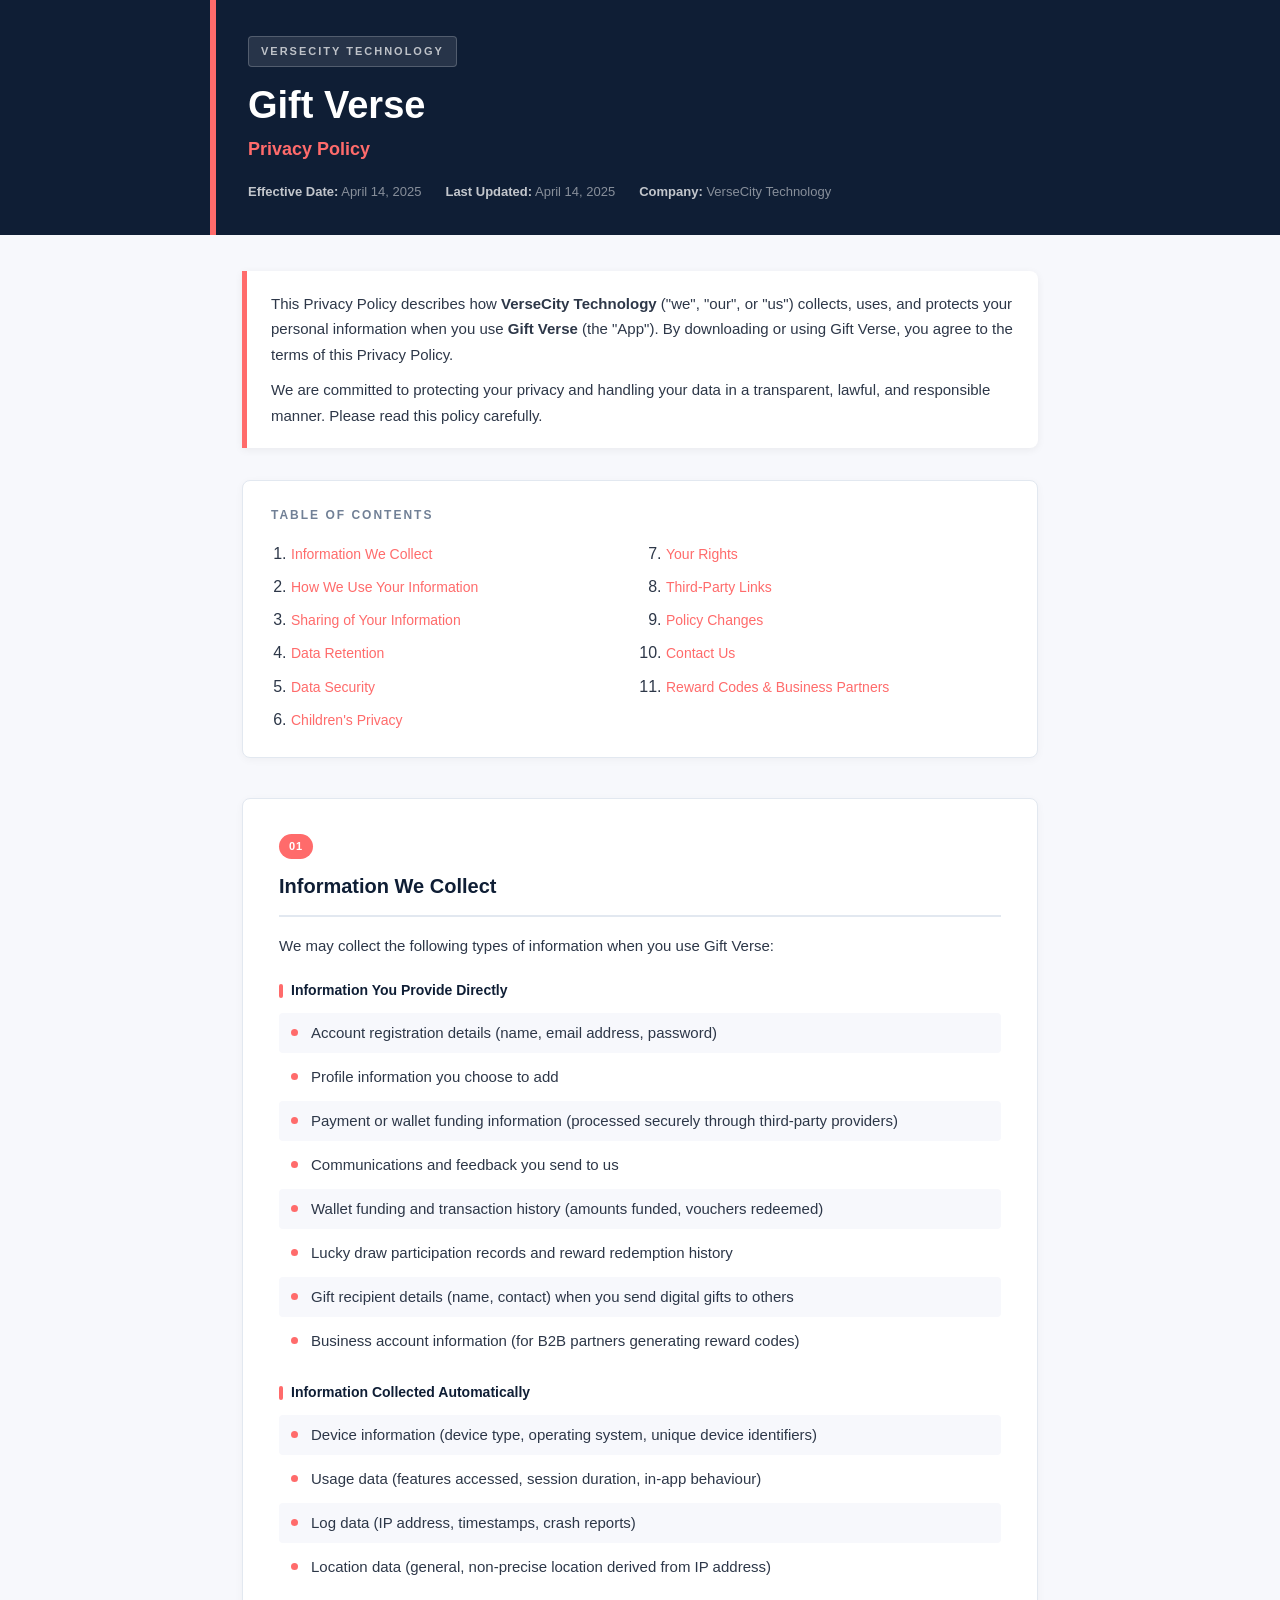
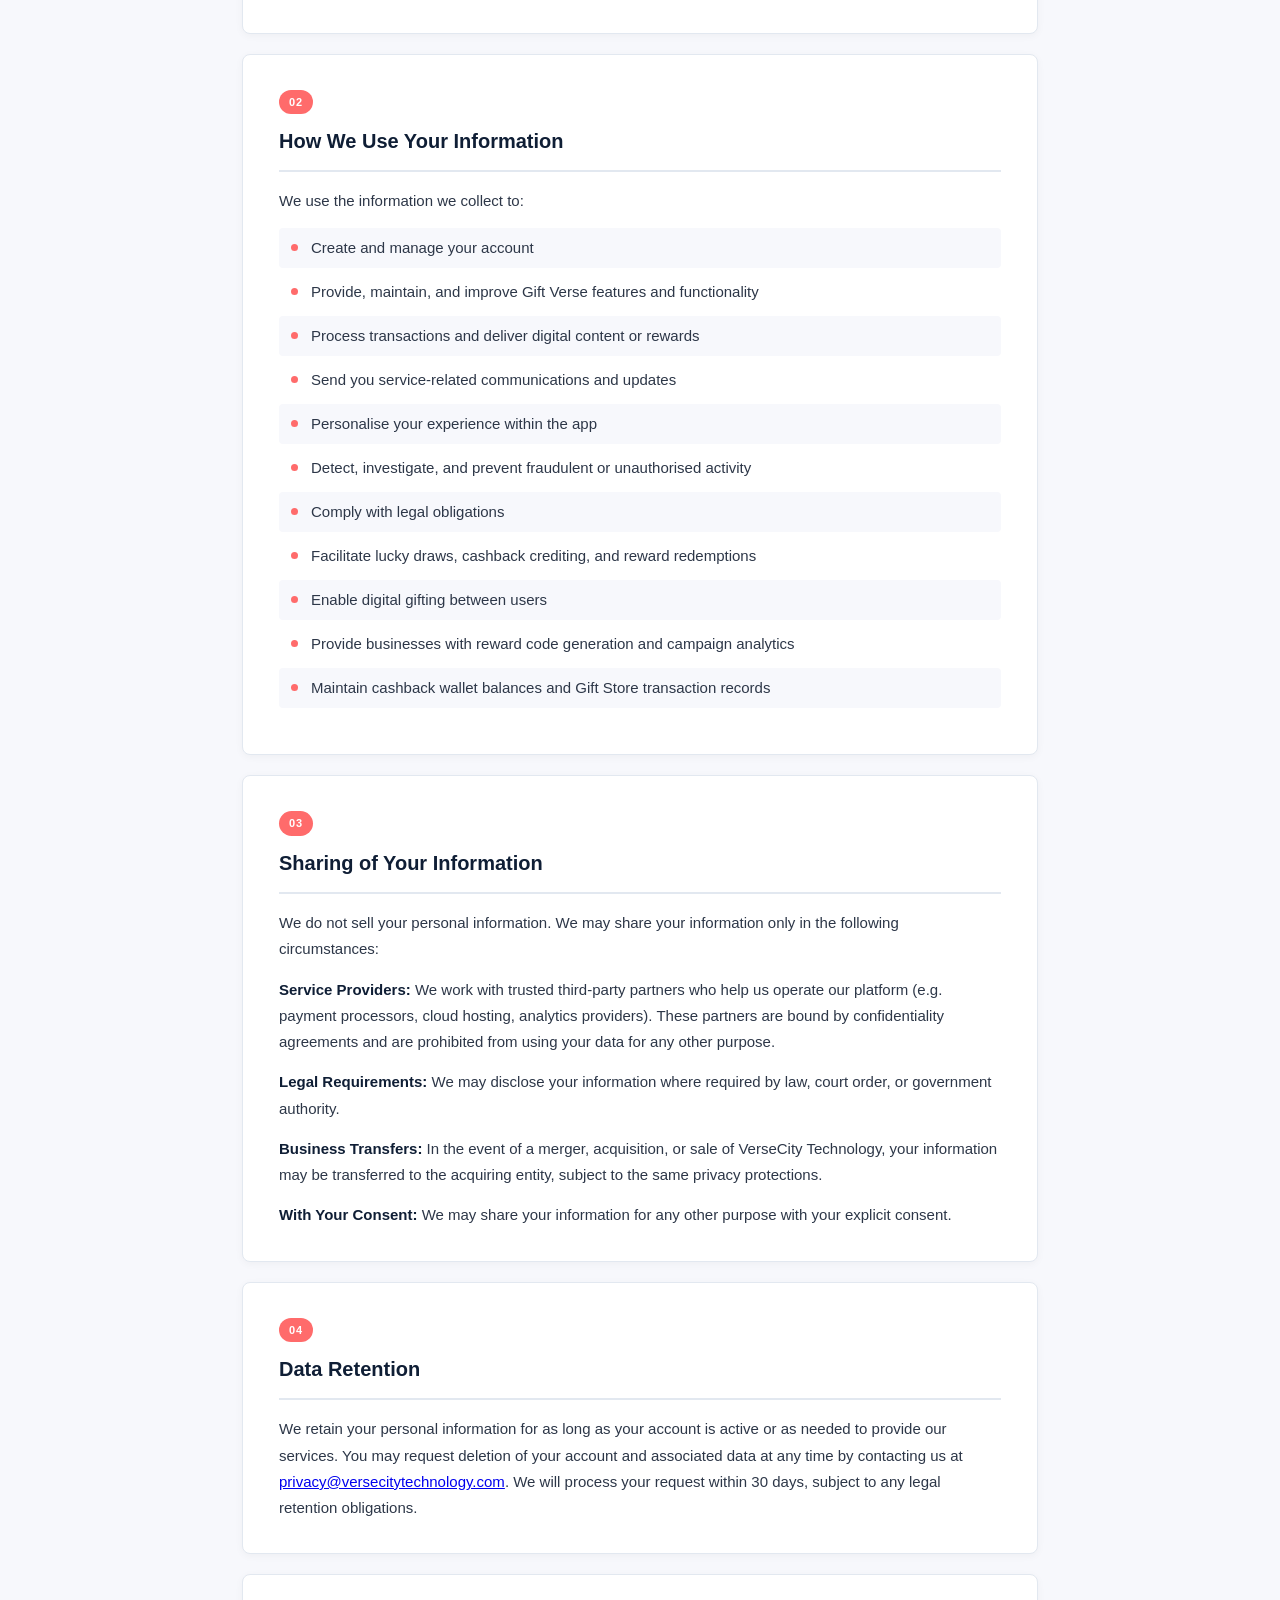
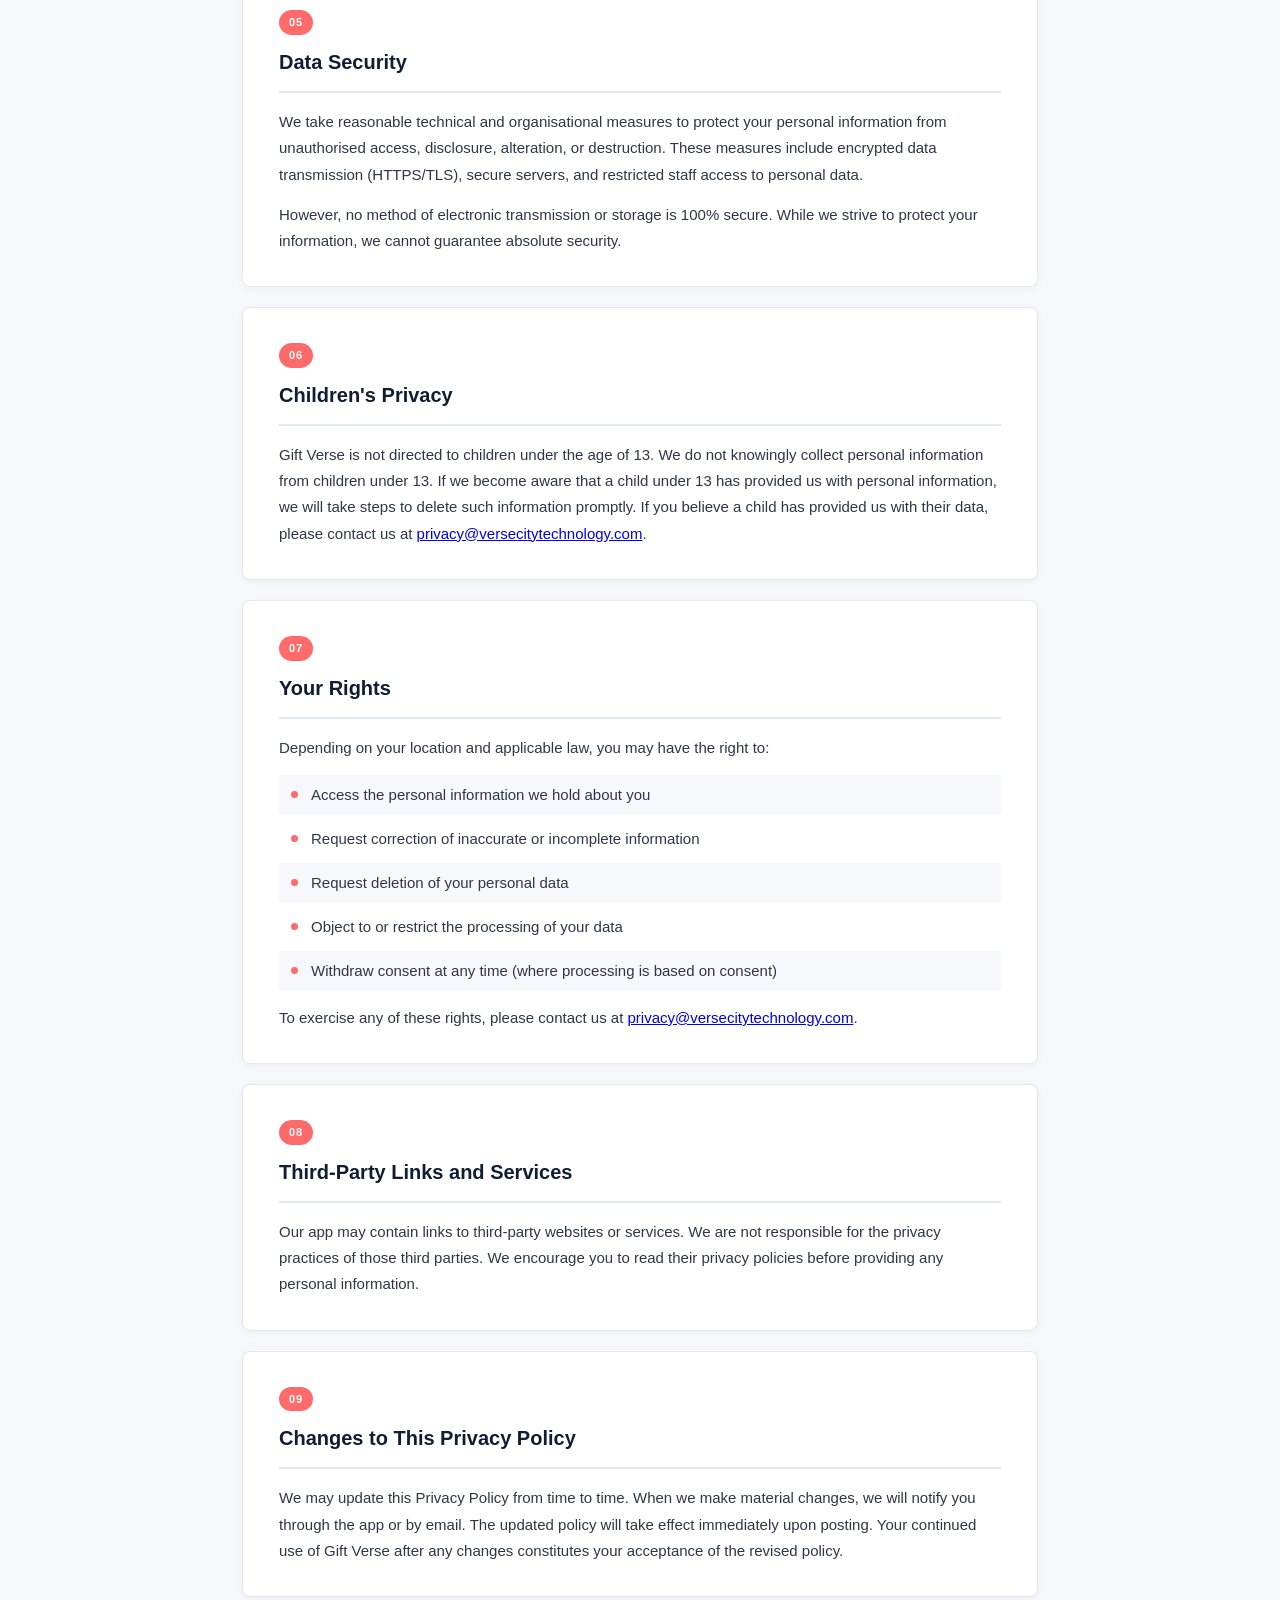
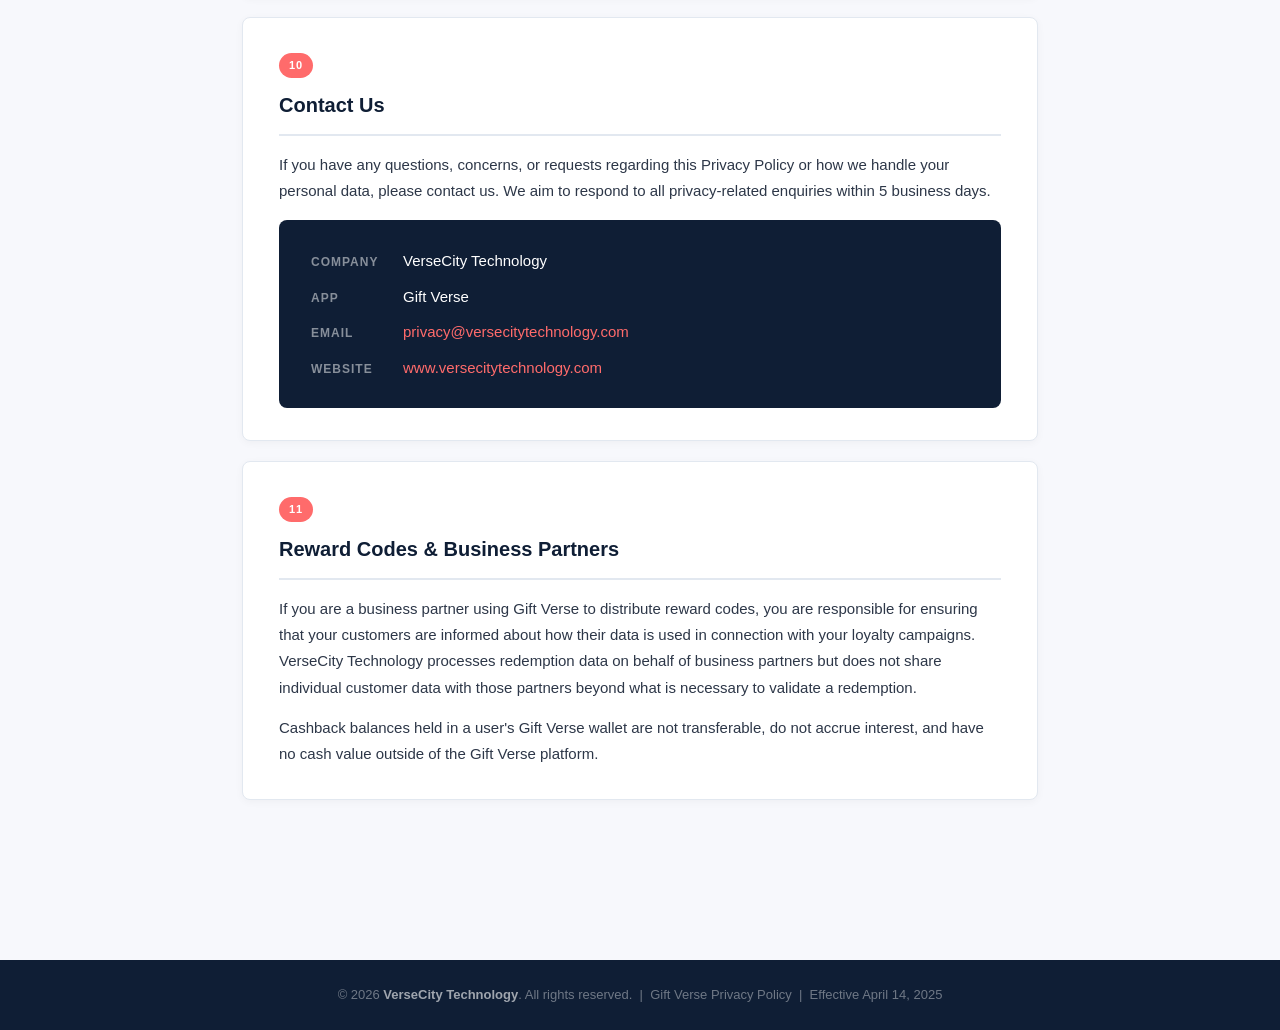
<file: privacy/privacy-giftverse.html>
<!DOCTYPE html>
<html lang="en">
<head>
<meta charset="UTF-8">
<meta name="viewport" content="width=device-width, initial-scale=1.0">
<title>Gift Verse — Privacy Policy</title>
<style>
  :root {
    --accent: #FF6B6B;
    --dark: #0F1E35;
    --text: #2D3748;
    --muted: #718096;
    --light: #F7F8FC;
    --border: #E2E8F0;
    --white: #ffffff;
  }
  * { box-sizing: border-box; margin: 0; padding: 0; }
  body {
    font-family: 'Segoe UI', Arial, sans-serif;
    background: var(--light);
    color: var(--text);
    font-size: 16px;
    line-height: 1.7;
  }

  /* ── Header ── */
  .site-header {
    background: var(--dark);
    padding: 0;
  }
  .header-inner {
    max-width: 860px;
    margin: 0 auto;
    padding: 36px 32px 32px;
    border-left: 6px solid var(--accent);
  }
  .header-badge {
    display: inline-block;
    background: rgba(255,255,255,0.1);
    border: 1px solid rgba(255,255,255,0.2);
    color: rgba(255,255,255,0.7);
    font-size: 11px;
    font-weight: 700;
    letter-spacing: 2px;
    text-transform: uppercase;
    padding: 5px 12px;
    border-radius: 4px;
    margin-bottom: 16px;
  }
  .header-title {
    font-size: 38px;
    font-weight: 800;
    color: #fff;
    line-height: 1.2;
    margin-bottom: 6px;
  }
  .header-subtitle {
    font-size: 18px;
    color: var(--accent);
    font-weight: 600;
    margin-bottom: 16px;
  }
  .header-meta {
    display: flex;
    gap: 24px;
    flex-wrap: wrap;
  }
  .header-meta span {
    font-size: 13px;
    color: rgba(255,255,255,0.5);
  }
  .header-meta strong {
    color: rgba(255,255,255,0.75);
  }

  /* ── Layout ── */
  .page-wrapper {
    max-width: 860px;
    margin: 0 auto;
    padding: 0 32px 80px;
  }

  /* ── Intro banner ── */
  .intro-banner {
    background: var(--white);
    border-left: 5px solid var(--accent);
    border-radius: 0 8px 8px 0;
    padding: 20px 24px;
    margin: 36px 0 32px;
    box-shadow: 0 2px 8px rgba(0,0,0,0.06);
  }
  .intro-banner p {
    color: var(--text);
    font-size: 15px;
    margin-bottom: 10px;
  }
  .intro-banner p:last-child { margin-bottom: 0; }

  /* ── TOC ── */
  .toc {
    background: var(--white);
    border: 1px solid var(--border);
    border-radius: 8px;
    padding: 24px 28px;
    margin-bottom: 40px;
    box-shadow: 0 2px 8px rgba(0,0,0,0.04);
  }
  .toc-title {
    font-size: 12px;
    font-weight: 700;
    letter-spacing: 2px;
    text-transform: uppercase;
    color: var(--muted);
    margin-bottom: 14px;
  }
  .toc ol {
    padding-left: 20px;
    columns: 2;
    column-gap: 32px;
  }
  .toc li {
    margin-bottom: 6px;
  }
  .toc a {
    color: var(--accent);
    text-decoration: none;
    font-size: 14px;
    font-weight: 500;
  }
  .toc a:hover { text-decoration: underline; }

  /* ── Sections ── */
  .section {
    background: var(--white);
    border-radius: 8px;
    padding: 32px 36px;
    margin-bottom: 20px;
    box-shadow: 0 2px 8px rgba(0,0,0,0.04);
    border: 1px solid var(--border);
  }
  .section-number {
    display: inline-block;
    background: var(--accent);
    color: #fff;
    font-size: 11px;
    font-weight: 800;
    letter-spacing: 1px;
    padding: 3px 10px;
    border-radius: 20px;
    margin-bottom: 10px;
  }
  .section h2 {
    font-size: 20px;
    font-weight: 700;
    color: var(--dark);
    margin-bottom: 16px;
    padding-bottom: 12px;
    border-bottom: 2px solid var(--border);
  }
  .section p {
    color: var(--text);
    font-size: 15px;
    margin-bottom: 14px;
    line-height: 1.75;
  }
  .section p:last-child { margin-bottom: 0; }

  /* ── Sub-headings ── */
  .sub-heading {
    font-size: 14px;
    font-weight: 700;
    color: var(--dark);
    margin: 20px 0 10px;
    display: flex;
    align-items: center;
    gap: 8px;
  }
  .sub-heading::before {
    content: '';
    display: inline-block;
    width: 4px;
    height: 14px;
    background: var(--accent);
    border-radius: 2px;
    flex-shrink: 0;
  }

  /* ── Lists ── */
  ul.policy-list {
    list-style: none;
    padding: 0;
    margin: 0 0 14px;
  }
  ul.policy-list li {
    position: relative;
    padding: 8px 12px 8px 32px;
    font-size: 15px;
    color: var(--text);
    border-radius: 4px;
    margin-bottom: 4px;
    line-height: 1.6;
  }
  ul.policy-list li:nth-child(odd) { background: var(--light); }
  ul.policy-list li::before {
    content: '';
    position: absolute;
    left: 12px;
    top: 16px;
    width: 7px;
    height: 7px;
    background: var(--accent);
    border-radius: 50%;
  }

  /* ── Bold label inline ── */
  .label { font-weight: 700; color: var(--dark); }

  /* ── Contact box ── */
  .contact-box {
    background: var(--dark);
    border-radius: 8px;
    padding: 28px 32px;
    margin-top: 16px;
  }
  .contact-box .contact-row {
    display: flex;
    align-items: baseline;
    gap: 12px;
    margin-bottom: 10px;
    font-size: 15px;
  }
  .contact-box .contact-row:last-child { margin-bottom: 0; }
  .contact-box .contact-label {
    color: rgba(255,255,255,0.5);
    font-size: 12px;
    font-weight: 700;
    letter-spacing: 1px;
    text-transform: uppercase;
    min-width: 80px;
  }
  .contact-box .contact-value {
    color: #fff;
    font-weight: 500;
  }
  .contact-box a { color: var(--accent); text-decoration: none; }

  /* ── Footer ── */
  .site-footer {
    background: var(--dark);
    padding: 24px 32px;
    text-align: center;
    margin-top: 60px;
  }
  .site-footer p {
    color: rgba(255,255,255,0.4);
    font-size: 13px;
  }
  .site-footer strong { color: rgba(255,255,255,0.6); }

  @media (max-width: 600px) {
    .header-title { font-size: 28px; }
    .page-wrapper { padding: 0 16px 60px; }
    .section { padding: 22px 18px; }
    .toc ol { columns: 1; }
    .header-inner { padding: 28px 18px 24px; }
  }
</style>
</head>
<body>

<header class="site-header">
  <div class="header-inner">
    <div class="header-badge">VerseCity Technology</div>
    <h1 class="header-title">Gift Verse</h1>
    <div class="header-subtitle">Privacy Policy</div>
    <div class="header-meta">
      <span><strong>Effective Date:</strong> April 14, 2025</span>
      <span><strong>Last Updated:</strong> April 14, 2025</span>
      <span><strong>Company:</strong> VerseCity Technology</span>
    </div>
  </div>
</header>

<div class="page-wrapper">

  <div class="intro-banner">
    <p>This Privacy Policy describes how <strong>VerseCity Technology</strong> ("we", "our", or "us") collects, uses, and protects your personal information when you use <strong>Gift Verse</strong> (the "App"). By downloading or using Gift Verse, you agree to the terms of this Privacy Policy.</p>
    <p>We are committed to protecting your privacy and handling your data in a transparent, lawful, and responsible manner. Please read this policy carefully.</p>
  </div>

  <div class="toc">
    <div class="toc-title">Table of Contents</div>
    <ol>
      <li><a href="#s1">Information We Collect</a></li>
      <li><a href="#s2">How We Use Your Information</a></li>
      <li><a href="#s3">Sharing of Your Information</a></li>
      <li><a href="#s4">Data Retention</a></li>
      <li><a href="#s5">Data Security</a></li>
      <li><a href="#s6">Children's Privacy</a></li>
      <li><a href="#s7">Your Rights</a></li>
      <li><a href="#s8">Third-Party Links</a></li>
      <li><a href="#s9">Policy Changes</a></li>
      <li><a href="#s10">Contact Us</a></li>
      <li><a href="#s11">Reward Codes &amp; Business Partners</a></li>
    </ol>
  </div>

  <!-- Section 1 -->
  <div class="section" id="s1">
    <span class="section-number">01</span>
    <h2>Information We Collect</h2>
    <p>We may collect the following types of information when you use Gift Verse:</p>

    <div class="sub-heading">Information You Provide Directly</div>
    <ul class="policy-list">
      <li>Account registration details (name, email address, password)</li>
      <li>Profile information you choose to add</li>
      <li>Payment or wallet funding information (processed securely through third-party providers)</li>
      <li>Communications and feedback you send to us</li>
      
      <li>Wallet funding and transaction history (amounts funded, vouchers redeemed)</li>
      <li>Lucky draw participation records and reward redemption history</li>
      <li>Gift recipient details (name, contact) when you send digital gifts to others</li>
      <li>Business account information (for B2B partners generating reward codes)</li>
    </ul>

    <div class="sub-heading">Information Collected Automatically</div>
    <ul class="policy-list">
      <li>Device information (device type, operating system, unique device identifiers)</li>
      <li>Usage data (features accessed, session duration, in-app behaviour)</li>
      <li>Log data (IP address, timestamps, crash reports)</li>
      <li>Location data (general, non-precise location derived from IP address)</li>
      
    </ul>
  </div>

  <!-- Section 2 -->
  <div class="section" id="s2">
    <span class="section-number">02</span>
    <h2>How We Use Your Information</h2>
    <p>We use the information we collect to:</p>
    <ul class="policy-list">
      <li>Create and manage your account</li>
      <li>Provide, maintain, and improve Gift Verse features and functionality</li>
      <li>Process transactions and deliver digital content or rewards</li>
      <li>Send you service-related communications and updates</li>
      <li>Personalise your experience within the app</li>
      <li>Detect, investigate, and prevent fraudulent or unauthorised activity</li>
      <li>Comply with legal obligations</li>
      <li>Facilitate lucky draws, cashback crediting, and reward redemptions</li>
   <li>Enable digital gifting between users</li>
   <li>Provide businesses with reward code generation and campaign analytics</li>
   <li>Maintain cashback wallet balances and Gift Store transaction records</li>
    </ul>
  </div>

  <!-- Section 3 -->
  <div class="section" id="s3">
    <span class="section-number">03</span>
    <h2>Sharing of Your Information</h2>
    <p>We do not sell your personal information. We may share your information only in the following circumstances:</p>
    <p><span class="label">Service Providers:</span> We work with trusted third-party partners who help us operate our platform (e.g. payment processors, cloud hosting, analytics providers). These partners are bound by confidentiality agreements and are prohibited from using your data for any other purpose.</p>
    <p><span class="label">Legal Requirements:</span> We may disclose your information where required by law, court order, or government authority.</p>
    <p><span class="label">Business Transfers:</span> In the event of a merger, acquisition, or sale of VerseCity Technology, your information may be transferred to the acquiring entity, subject to the same privacy protections.</p>
    <p><span class="label">With Your Consent:</span> We may share your information for any other purpose with your explicit consent.</p>
  </div>

  <!-- Section 4 -->
  <div class="section" id="s4">
    <span class="section-number">04</span>
    <h2>Data Retention</h2>
    <p>We retain your personal information for as long as your account is active or as needed to provide our services. You may request deletion of your account and associated data at any time by contacting us at <a href="mailto:privacy@versecitytechnology.com">privacy@versecitytechnology.com</a>. We will process your request within 30 days, subject to any legal retention obligations.</p>
  </div>

  <!-- Section 5 -->
  <div class="section" id="s5">
    <span class="section-number">05</span>
    <h2>Data Security</h2>
    <p>We take reasonable technical and organisational measures to protect your personal information from unauthorised access, disclosure, alteration, or destruction. These measures include encrypted data transmission (HTTPS/TLS), secure servers, and restricted staff access to personal data.</p>
    <p>However, no method of electronic transmission or storage is 100% secure. While we strive to protect your information, we cannot guarantee absolute security.</p>
  </div>

  <!-- Section 6 -->
  <div class="section" id="s6">
    <span class="section-number">06</span>
    <h2>Children's Privacy</h2>
    <p>Gift Verse is not directed to children under the age of 13. We do not knowingly collect personal information from children under 13. If we become aware that a child under 13 has provided us with personal information, we will take steps to delete such information promptly. If you believe a child has provided us with their data, please contact us at <a href="mailto:privacy@versecitytechnology.com">privacy@versecitytechnology.com</a>.</p>
  </div>

  <!-- Section 7 -->
  <div class="section" id="s7">
    <span class="section-number">07</span>
    <h2>Your Rights</h2>
    <p>Depending on your location and applicable law, you may have the right to:</p>
    <ul class="policy-list">
      <li>Access the personal information we hold about you</li>
      <li>Request correction of inaccurate or incomplete information</li>
      <li>Request deletion of your personal data</li>
      <li>Object to or restrict the processing of your data</li>
      <li>Withdraw consent at any time (where processing is based on consent)</li>
    </ul>
    <p>To exercise any of these rights, please contact us at <a href="mailto:privacy@versecitytechnology.com">privacy@versecitytechnology.com</a>.</p>
  </div>

  <!-- Section 8 -->
  <div class="section" id="s8">
    <span class="section-number">08</span>
    <h2>Third-Party Links and Services</h2>
    <p>Our app may contain links to third-party websites or services. We are not responsible for the privacy practices of those third parties. We encourage you to read their privacy policies before providing any personal information.</p>
  </div>

  <!-- Section 9 -->
  <div class="section" id="s9">
    <span class="section-number">09</span>
    <h2>Changes to This Privacy Policy</h2>
    <p>We may update this Privacy Policy from time to time. When we make material changes, we will notify you through the app or by email. The updated policy will take effect immediately upon posting. Your continued use of Gift Verse after any changes constitutes your acceptance of the revised policy.</p>
  </div>

  <!-- Section 10 -->
  <div class="section" id="s10">
    <span class="section-number">10</span>
    <h2>Contact Us</h2>
    <p>If you have any questions, concerns, or requests regarding this Privacy Policy or how we handle your personal data, please contact us. We aim to respond to all privacy-related enquiries within 5 business days.</p>
    <div class="contact-box">
      <div class="contact-row"><span class="contact-label">Company</span><span class="contact-value">VerseCity Technology</span></div>
      <div class="contact-row"><span class="contact-label">App</span><span class="contact-value">Gift Verse</span></div>
      <div class="contact-row"><span class="contact-label">Email</span><span class="contact-value"><a href="mailto:privacy@versecitytechnology.com">privacy@versecitytechnology.com</a></span></div>
      <div class="contact-row"><span class="contact-label">Website</span><span class="contact-value"><a href="https://www.versecitytechnology.com" target="_blank">www.versecitytechnology.com</a></span></div>
    </div>
  </div>

  
  <div class="section" id="s11">
    <span class="section-number">11</span>
    <h2>Reward Codes &amp; Business Partners</h2>
    <p>If you are a business partner using Gift Verse to distribute reward codes, you are responsible for ensuring that your customers are informed about how their data is used in connection with your loyalty campaigns. VerseCity Technology processes redemption data on behalf of business partners but does not share individual customer data with those partners beyond what is necessary to validate a redemption.</p>
    <p>Cashback balances held in a user's Gift Verse wallet are not transferable, do not accrue interest, and have no cash value outside of the Gift Verse platform.</p>
  </div>

</div>

<footer class="site-footer">
  <p>&copy; 2026 <strong>VerseCity Technology</strong>. All rights reserved. &nbsp;|&nbsp; Gift Verse Privacy Policy &nbsp;|&nbsp; Effective April 14, 2025</p>
</footer>

</body>
</html>
</file>
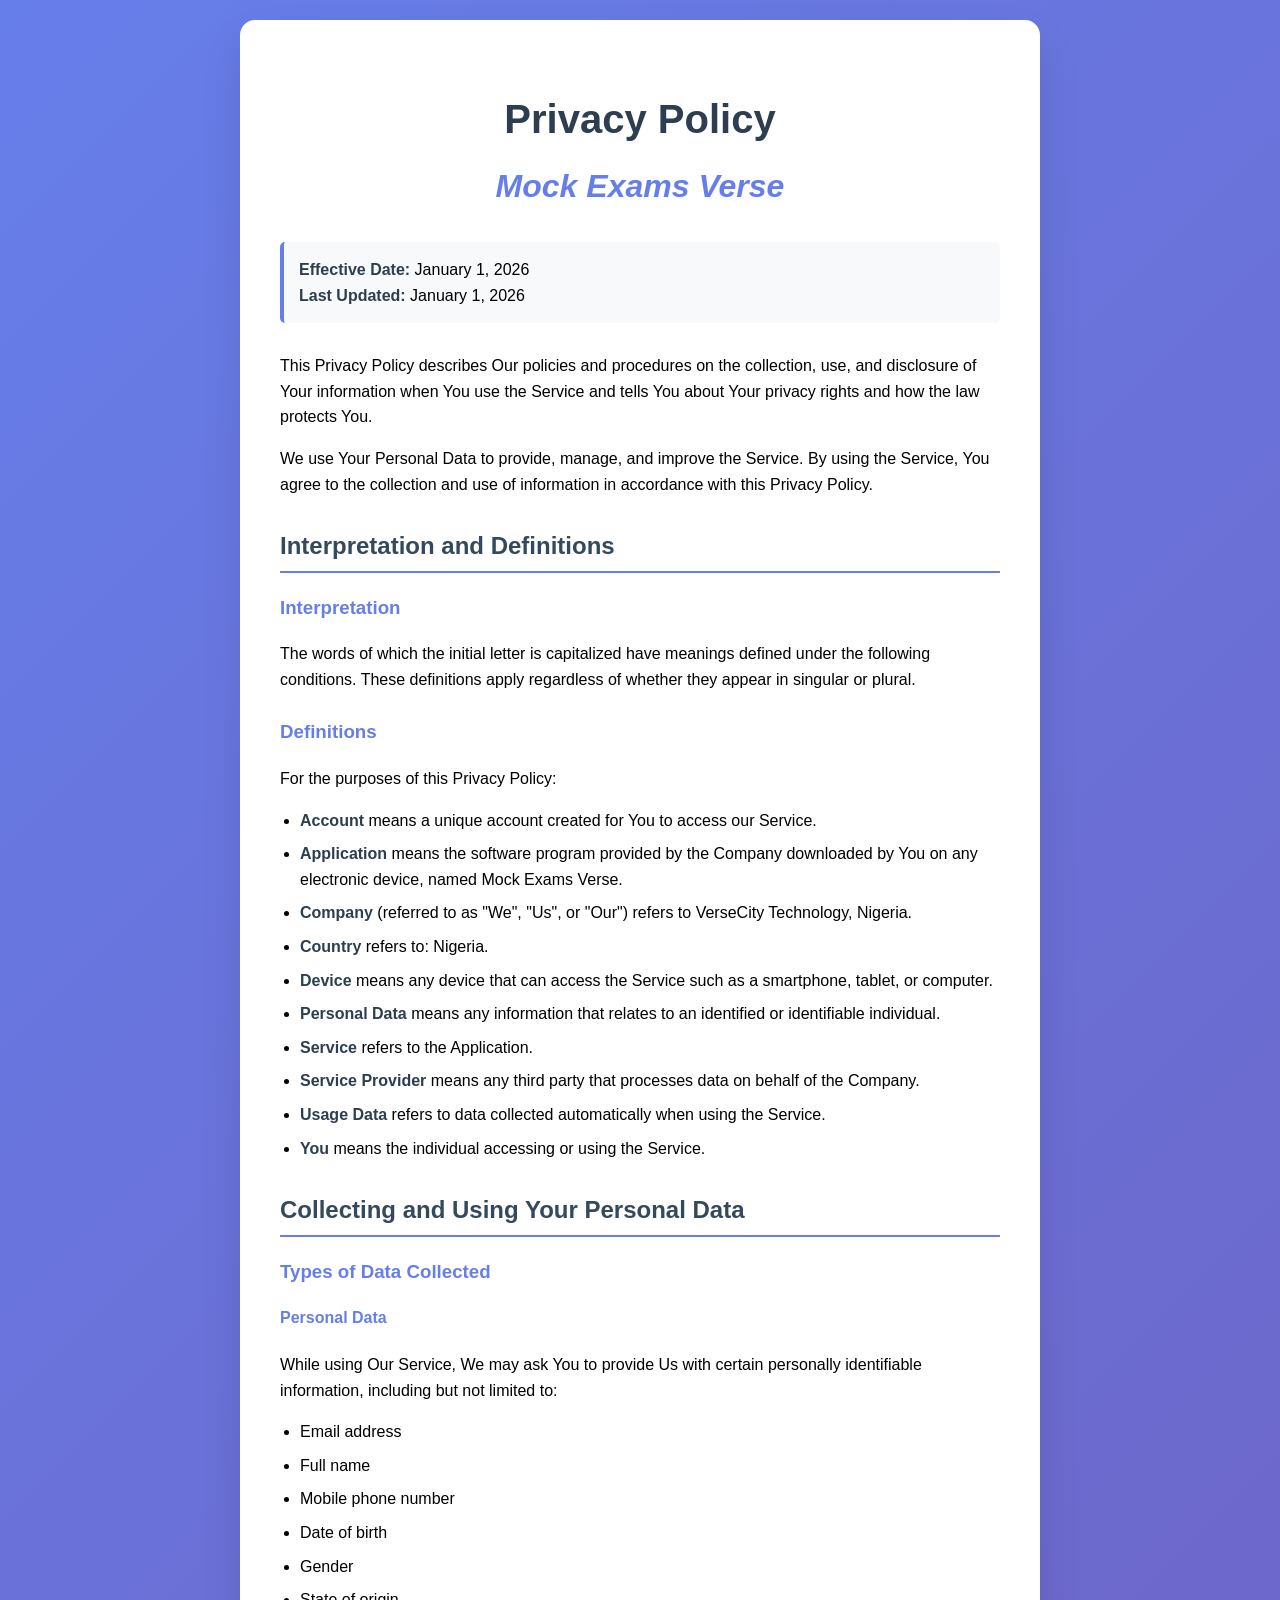
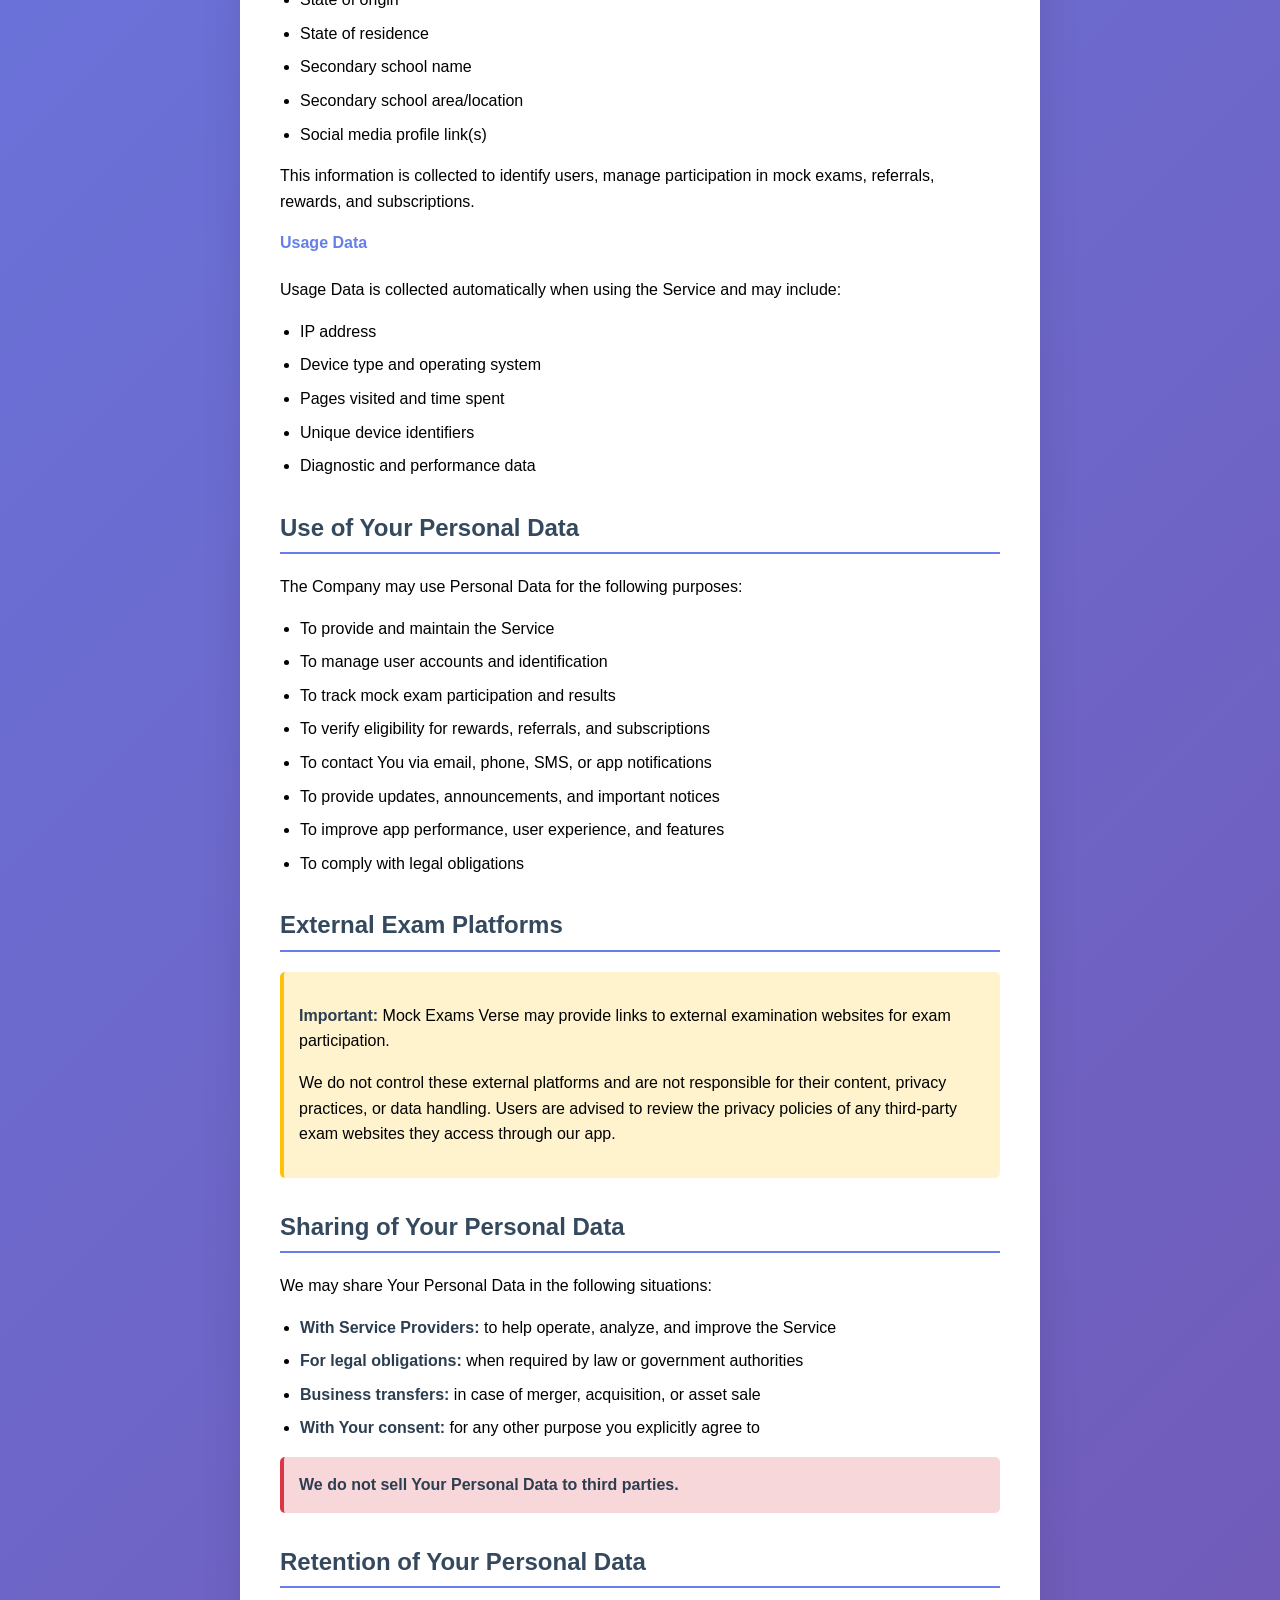
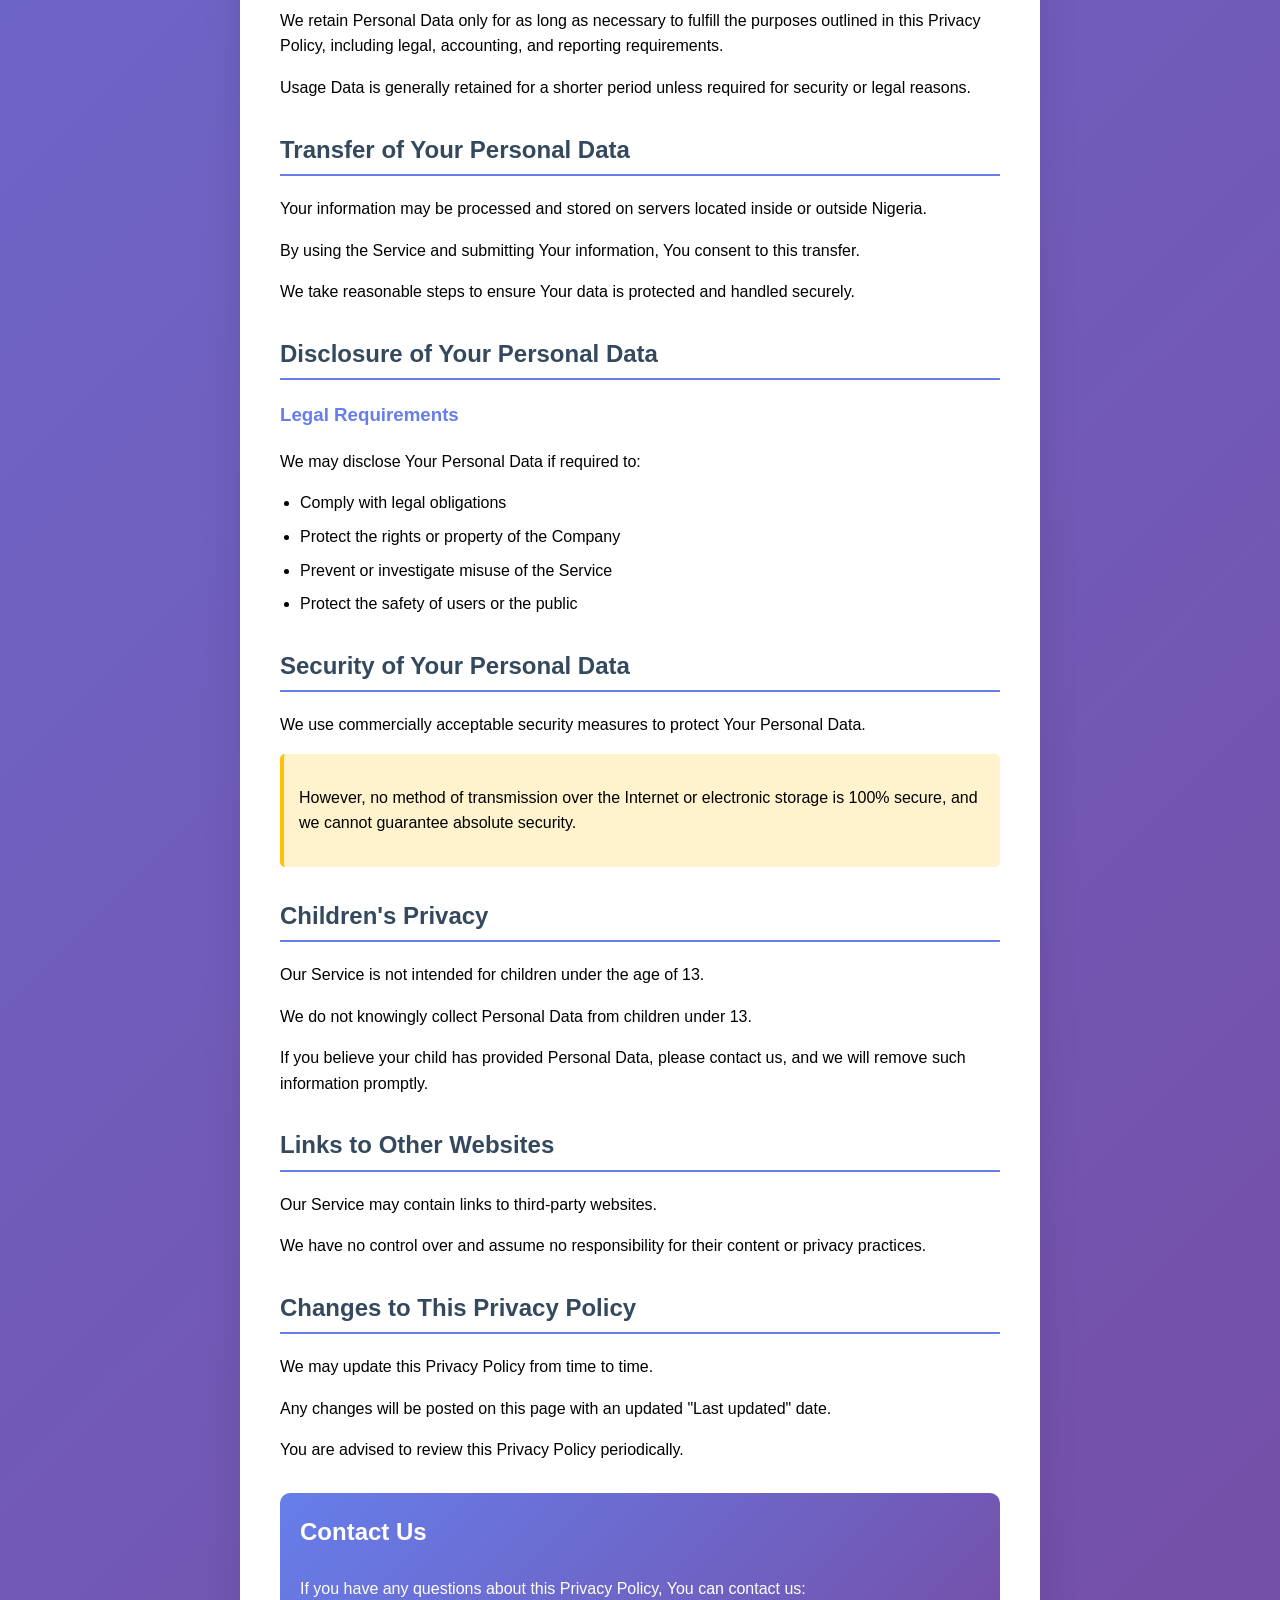
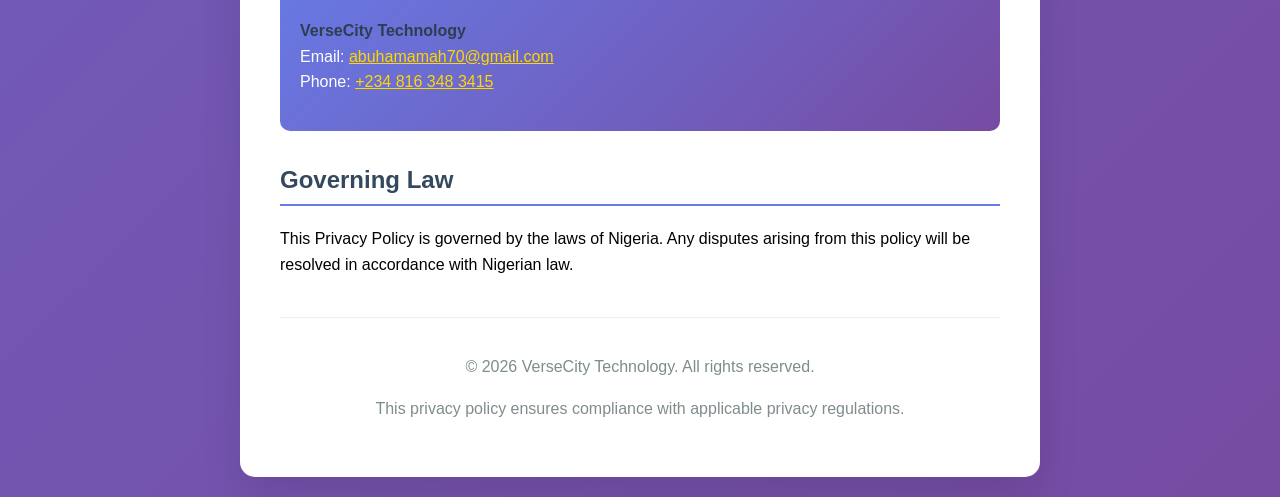
<file: privacy/privacy-mockexams.html>
<!DOCTYPE html>
<html lang="en">
<head>
    <meta charset="UTF-8">
    <meta name="viewport" content="width=device-width, initial-scale=1.0">
    <title>Privacy Policy - Mock Exams Verse</title>
    <style>
        body {
            font-family: 'Segoe UI', Tahoma, Geneva, Verdana, sans-serif;
            line-height: 1.6;
            max-width: 800px;
            margin: 0 auto;
            padding: 20px;
            min-height: 100vh;
            background: linear-gradient(135deg, #667eea 0%, #764ba2 100%);
        }
        .container {
            background: white;
            border-radius: 15px;
            padding: 40px;
            box-shadow: 0 20px 40px rgba(0,0,0,0.1);
        }
        h1 {
            color: #2c3e50;
            text-align: center;
            margin-bottom: 10px;
            font-size: 2.5em;
        }
        .app-name {
            text-align: center;
            color: #667eea;
            font-style: italic;
            font-size: 2em;
            margin-bottom: 30px;
            font-weight: bold;
        }
        h2 {
            color: #34495e;
            border-bottom: 2px solid #667eea;
            padding-bottom: 5px;
            margin-top: 30px;
        }
        h3 {
            color: #667eea;
            margin-top: 20px;
        }
        .effective-date {
            background: #f8f9fa;
            padding: 15px;
            border-left: 4px solid #667eea;
            margin-bottom: 30px;
            border-radius: 5px;
        }
        .contact-info {
            background: linear-gradient(135deg, #667eea, #764ba2);
            color: white;
            padding: 20px;
            border-radius: 10px;
            margin: 30px 0;
        }
        .highlight {
            background: #fff3cd;
            padding: 15px;
            border-radius: 5px;
            border-left: 4px solid #ffc107;
            margin: 15px 0;
        }
        .important {
            background: #f8d7da;
            padding: 15px;
            border-radius: 5px;
            border-left: 4px solid #dc3545;
            margin: 15px 0;
        }
        ul {
            padding-left: 20px;
        }
        li {
            margin: 8px 0;
        }
        .section {
            margin-bottom: 25px;
        }
        .footer {
            text-align: center;
            margin-top: 40px;
            padding-top: 20px;
            border-top: 1px solid #eee;
            color: #7f8c8d;
        }
        strong {
            color: #2c3e50;
        }
    </style>
</head>
<body>
    <div class="container">
        <h1>Privacy Policy</h1>
        <div class="app-name">Mock Exams Verse</div>
        
        <div class="effective-date">
            <strong>Effective Date:</strong> January 1, 2026<br>
            <strong>Last Updated:</strong> January 1, 2026
        </div>

        <p>This Privacy Policy describes Our policies and procedures on the collection, use, and disclosure of Your information when You use the Service and tells You about Your privacy rights and how the law protects You.</p>
        
        <p>We use Your Personal Data to provide, manage, and improve the Service. By using the Service, You agree to the collection and use of information in accordance with this Privacy Policy.</p>

        <h2>Interpretation and Definitions</h2>
        
        <div class="section">
            <h3>Interpretation</h3>
            <p>The words of which the initial letter is capitalized have meanings defined under the following conditions. These definitions apply regardless of whether they appear in singular or plural.</p>
        </div>

        <div class="section">
            <h3>Definitions</h3>
            <p>For the purposes of this Privacy Policy:</p>
            <ul>
                <li><strong>Account</strong> means a unique account created for You to access our Service.</li>
                <li><strong>Application</strong> means the software program provided by the Company downloaded by You on any electronic device, named Mock Exams Verse.</li>
                <li><strong>Company</strong> (referred to as "We", "Us", or "Our") refers to VerseCity Technology, Nigeria.</li>
                <li><strong>Country</strong> refers to: Nigeria.</li>
                <li><strong>Device</strong> means any device that can access the Service such as a smartphone, tablet, or computer.</li>
                <li><strong>Personal Data</strong> means any information that relates to an identified or identifiable individual.</li>
                <li><strong>Service</strong> refers to the Application.</li>
                <li><strong>Service Provider</strong> means any third party that processes data on behalf of the Company.</li>
                <li><strong>Usage Data</strong> refers to data collected automatically when using the Service.</li>
                <li><strong>You</strong> means the individual accessing or using the Service.</li>
            </ul>
        </div>

        <h2>Collecting and Using Your Personal Data</h2>
        
        <div class="section">
            <h3>Types of Data Collected</h3>
            
            <h4 style="color: #667eea; margin-top: 15px;">Personal Data</h4>
            <p>While using Our Service, We may ask You to provide Us with certain personally identifiable information, including but not limited to:</p>
            <ul>
                <li>Email address</li>
                <li>Full name</li>
                <li>Mobile phone number</li>
                <li>Date of birth</li>
                <li>Gender</li>
                <li>State of origin</li>
                <li>State of residence</li>
                <li>Secondary school name</li>
                <li>Secondary school area/location</li>
                <li>Social media profile link(s)</li>
            </ul>
            <p>This information is collected to identify users, manage participation in mock exams, referrals, rewards, and subscriptions.</p>
            
            <h4 style="color: #667eea; margin-top: 15px;">Usage Data</h4>
            <p>Usage Data is collected automatically when using the Service and may include:</p>
            <ul>
                <li>IP address</li>
                <li>Device type and operating system</li>
                <li>Pages visited and time spent</li>
                <li>Unique device identifiers</li>
                <li>Diagnostic and performance data</li>
            </ul>
        </div>

        <h2>Use of Your Personal Data</h2>
        <div class="section">
            <p>The Company may use Personal Data for the following purposes:</p>
            <ul>
                <li>To provide and maintain the Service</li>
                <li>To manage user accounts and identification</li>
                <li>To track mock exam participation and results</li>
                <li>To verify eligibility for rewards, referrals, and subscriptions</li>
                <li>To contact You via email, phone, SMS, or app notifications</li>
                <li>To provide updates, announcements, and important notices</li>
                <li>To improve app performance, user experience, and features</li>
                <li>To comply with legal obligations</li>
            </ul>
        </div>

        <h2>External Exam Platforms</h2>
        <div class="highlight">
            <p><strong>Important:</strong> Mock Exams Verse may provide links to external examination websites for exam participation.</p>
            <p>We do not control these external platforms and are not responsible for their content, privacy practices, or data handling. Users are advised to review the privacy policies of any third-party exam websites they access through our app.</p>
        </div>

        <h2>Sharing of Your Personal Data</h2>
        <div class="section">
            <p>We may share Your Personal Data in the following situations:</p>
            <ul>
                <li><strong>With Service Providers:</strong> to help operate, analyze, and improve the Service</li>
                <li><strong>For legal obligations:</strong> when required by law or government authorities</li>
                <li><strong>Business transfers:</strong> in case of merger, acquisition, or asset sale</li>
                <li><strong>With Your consent:</strong> for any other purpose you explicitly agree to</li>
            </ul>
            <div class="important">
                <strong>We do not sell Your Personal Data to third parties.</strong>
            </div>
        </div>

        <h2>Retention of Your Personal Data</h2>
        <div class="section">
            <p>We retain Personal Data only for as long as necessary to fulfill the purposes outlined in this Privacy Policy, including legal, accounting, and reporting requirements.</p>
            <p>Usage Data is generally retained for a shorter period unless required for security or legal reasons.</p>
        </div>

        <h2>Transfer of Your Personal Data</h2>
        <div class="section">
            <p>Your information may be processed and stored on servers located inside or outside Nigeria.</p>
            <p>By using the Service and submitting Your information, You consent to this transfer.</p>
            <p>We take reasonable steps to ensure Your data is protected and handled securely.</p>
        </div>

        <h2>Disclosure of Your Personal Data</h2>
        <div class="section">
            <h3>Legal Requirements</h3>
            <p>We may disclose Your Personal Data if required to:</p>
            <ul>
                <li>Comply with legal obligations</li>
                <li>Protect the rights or property of the Company</li>
                <li>Prevent or investigate misuse of the Service</li>
                <li>Protect the safety of users or the public</li>
            </ul>
        </div>

        <h2>Security of Your Personal Data</h2>
        <div class="section">
            <p>We use commercially acceptable security measures to protect Your Personal Data.</p>
            <div class="highlight">
                <p>However, no method of transmission over the Internet or electronic storage is 100% secure, and we cannot guarantee absolute security.</p>
            </div>
        </div>

        <h2>Children's Privacy</h2>
        <div class="section">
            <p>Our Service is not intended for children under the age of 13.</p>
            <p>We do not knowingly collect Personal Data from children under 13.</p>
            <p>If you believe your child has provided Personal Data, please contact us, and we will remove such information promptly.</p>
        </div>

        <h2>Links to Other Websites</h2>
        <div class="section">
            <p>Our Service may contain links to third-party websites.</p>
            <p>We have no control over and assume no responsibility for their content or privacy practices.</p>
        </div>

        <h2>Changes to This Privacy Policy</h2>
        <div class="section">
            <p>We may update this Privacy Policy from time to time.</p>
            <p>Any changes will be posted on this page with an updated "Last updated" date.</p>
            <p>You are advised to review this Privacy Policy periodically.</p>
        </div>

        <div class="contact-info">
            <h2 style="color: white; border: none; margin-top: 0;">Contact Us</h2>
            <p>If you have any questions about this Privacy Policy, You can contact us:</p>
            <p><strong>VerseCity Technology</strong><br>
            Email: <a href="mailto:abuhamamah70@gmail.com" style="color: #ffd700;">abuhamamah70@gmail.com</a><br>
            Phone: <a href="tel:+2348163483415" style="color: #ffd700;">+234 816 348 3415</a></p>
        </div>

        <h2>Governing Law</h2>
        <div class="section">
            <p>This Privacy Policy is governed by the laws of Nigeria. Any disputes arising from this policy will be resolved in accordance with Nigerian law.</p>
        </div>

        <div class="footer">
            <p>&copy; 2026 VerseCity Technology. All rights reserved.</p>
            <p>This privacy policy ensures compliance with applicable privacy regulations.</p>
        </div>
    </div>
</body>
</html>
</file>
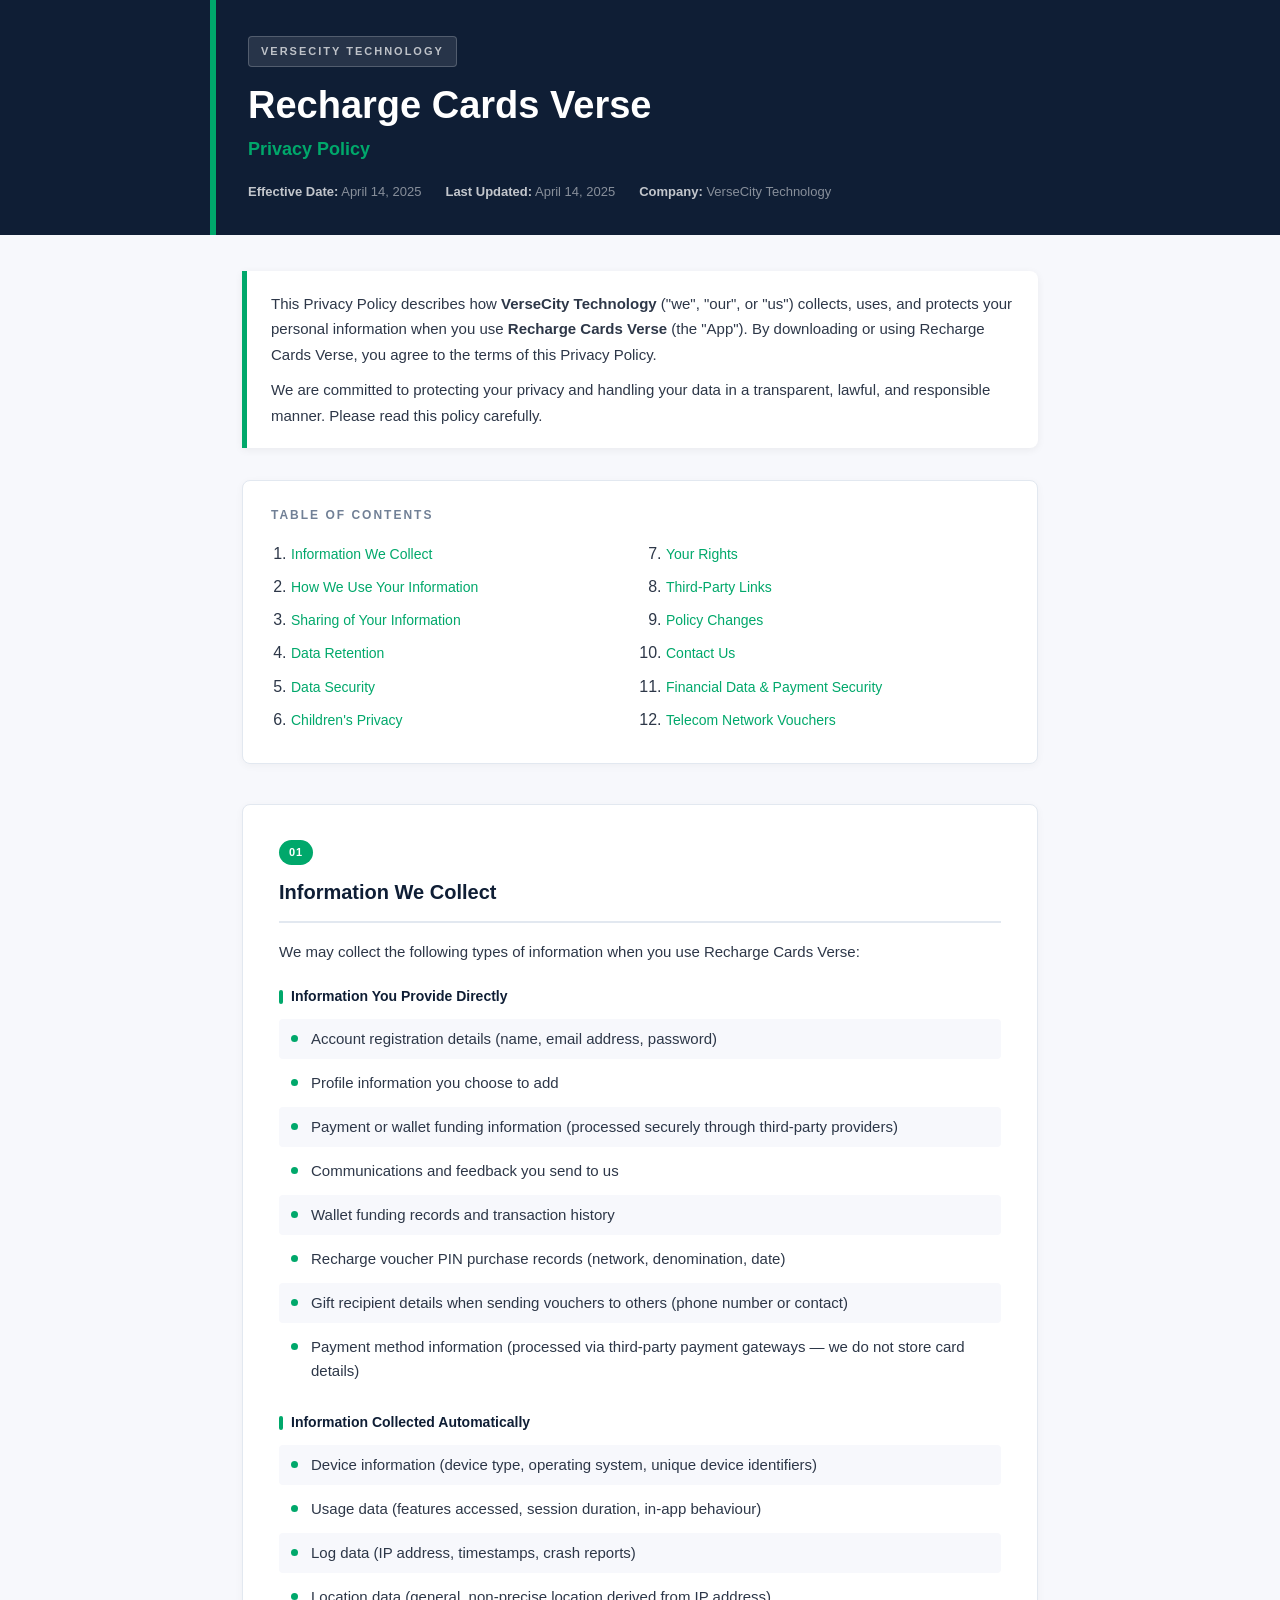
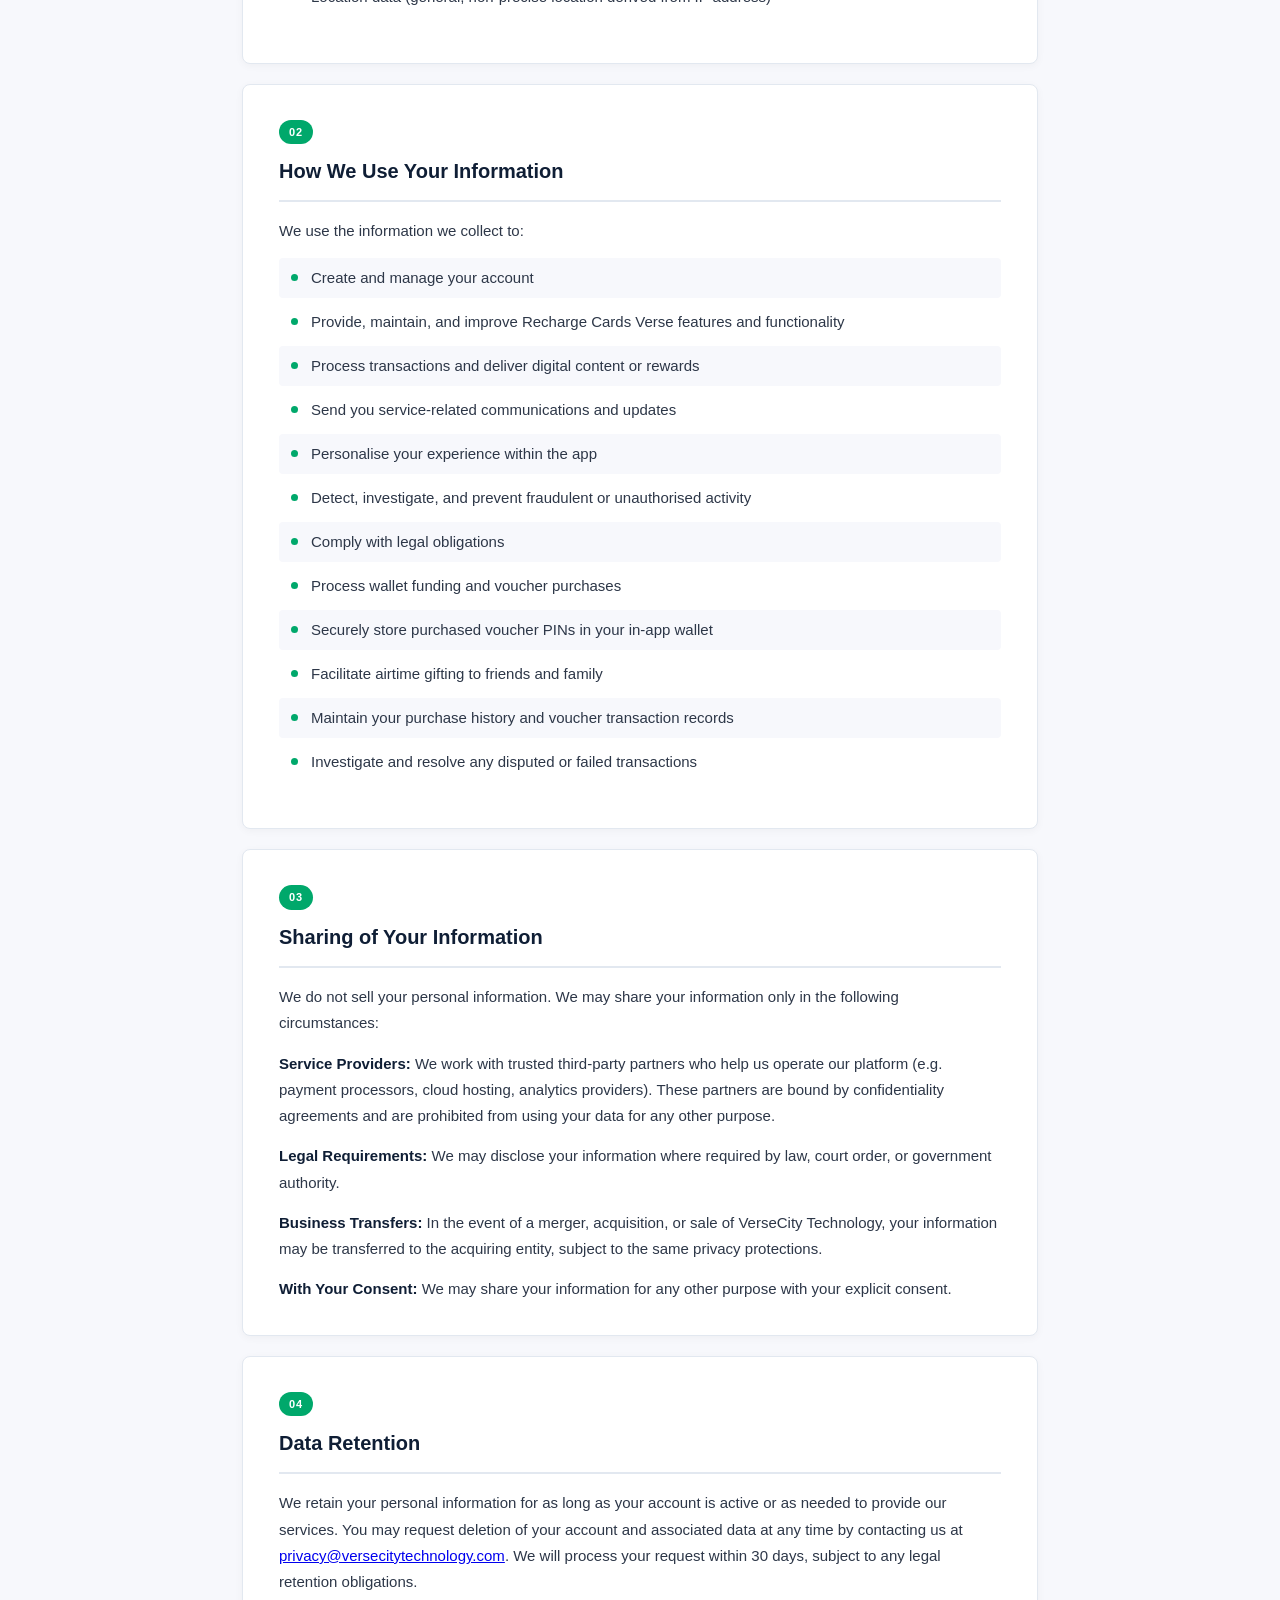
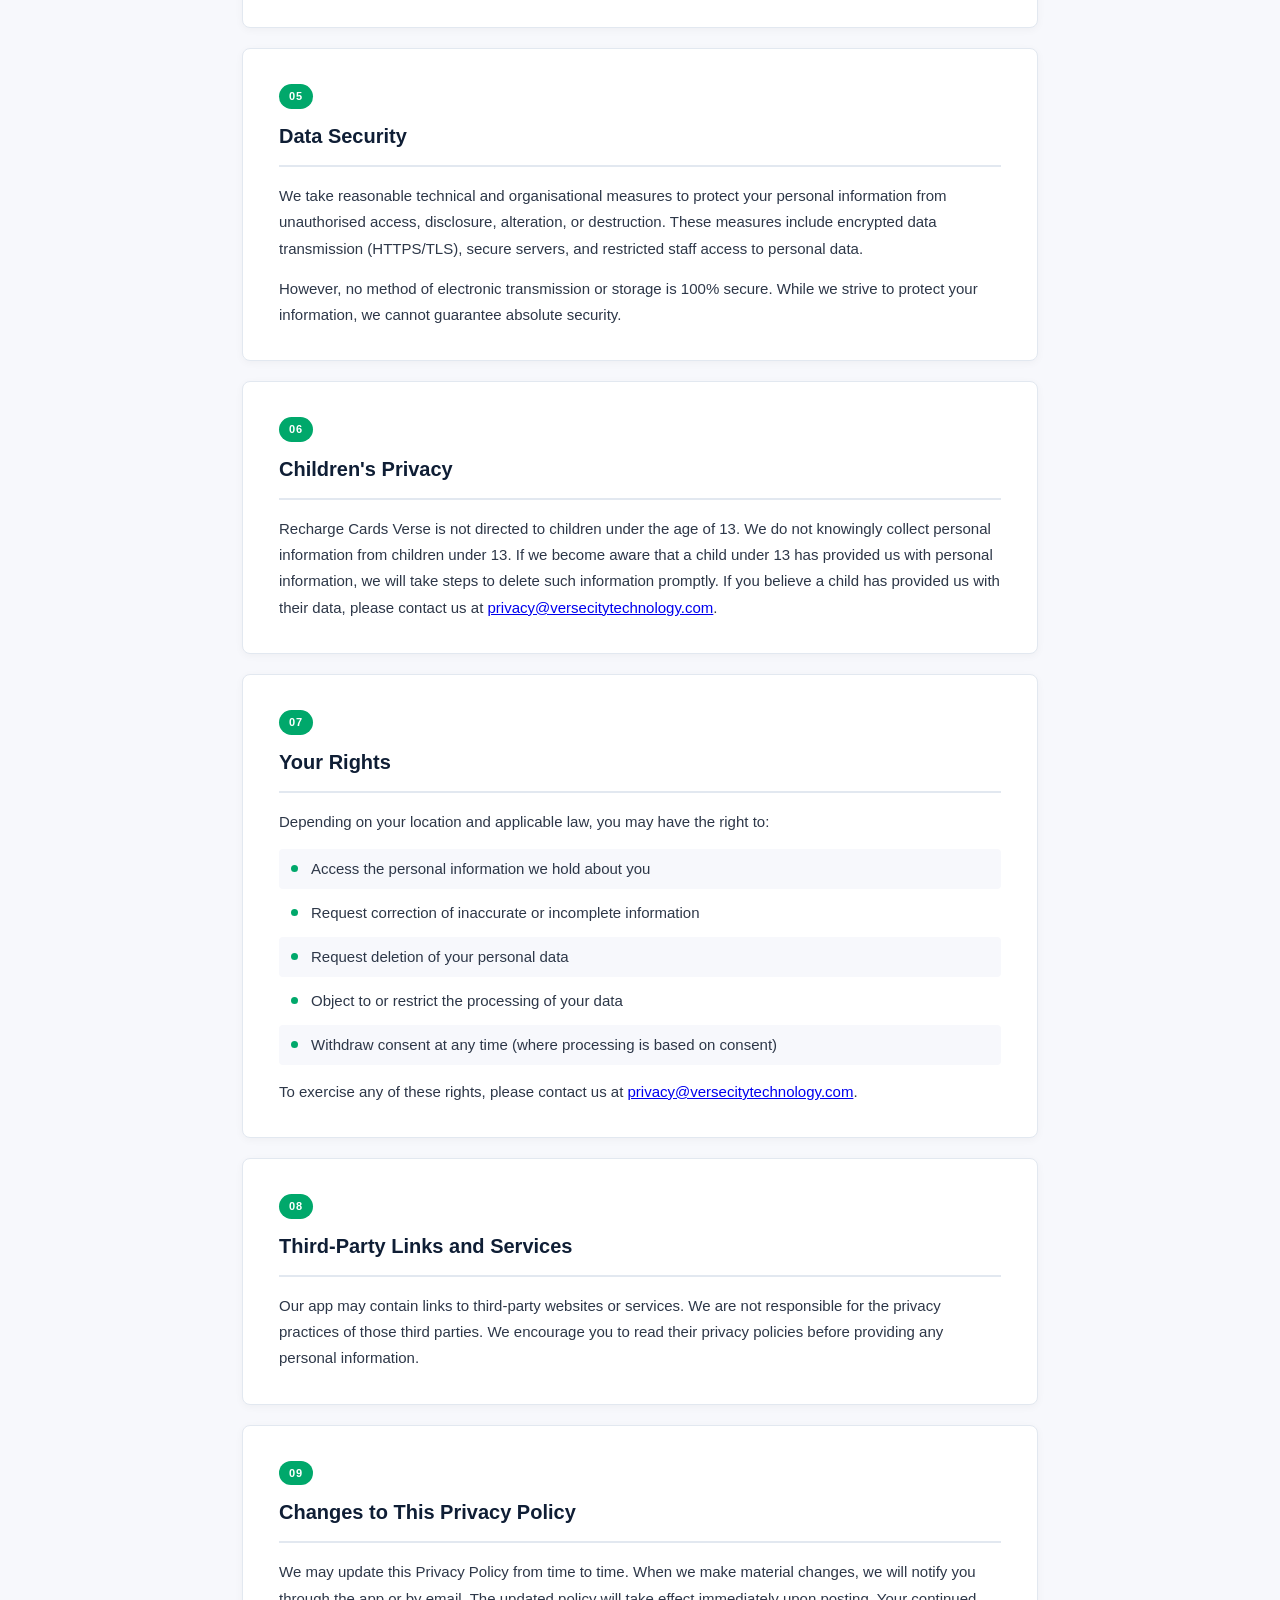
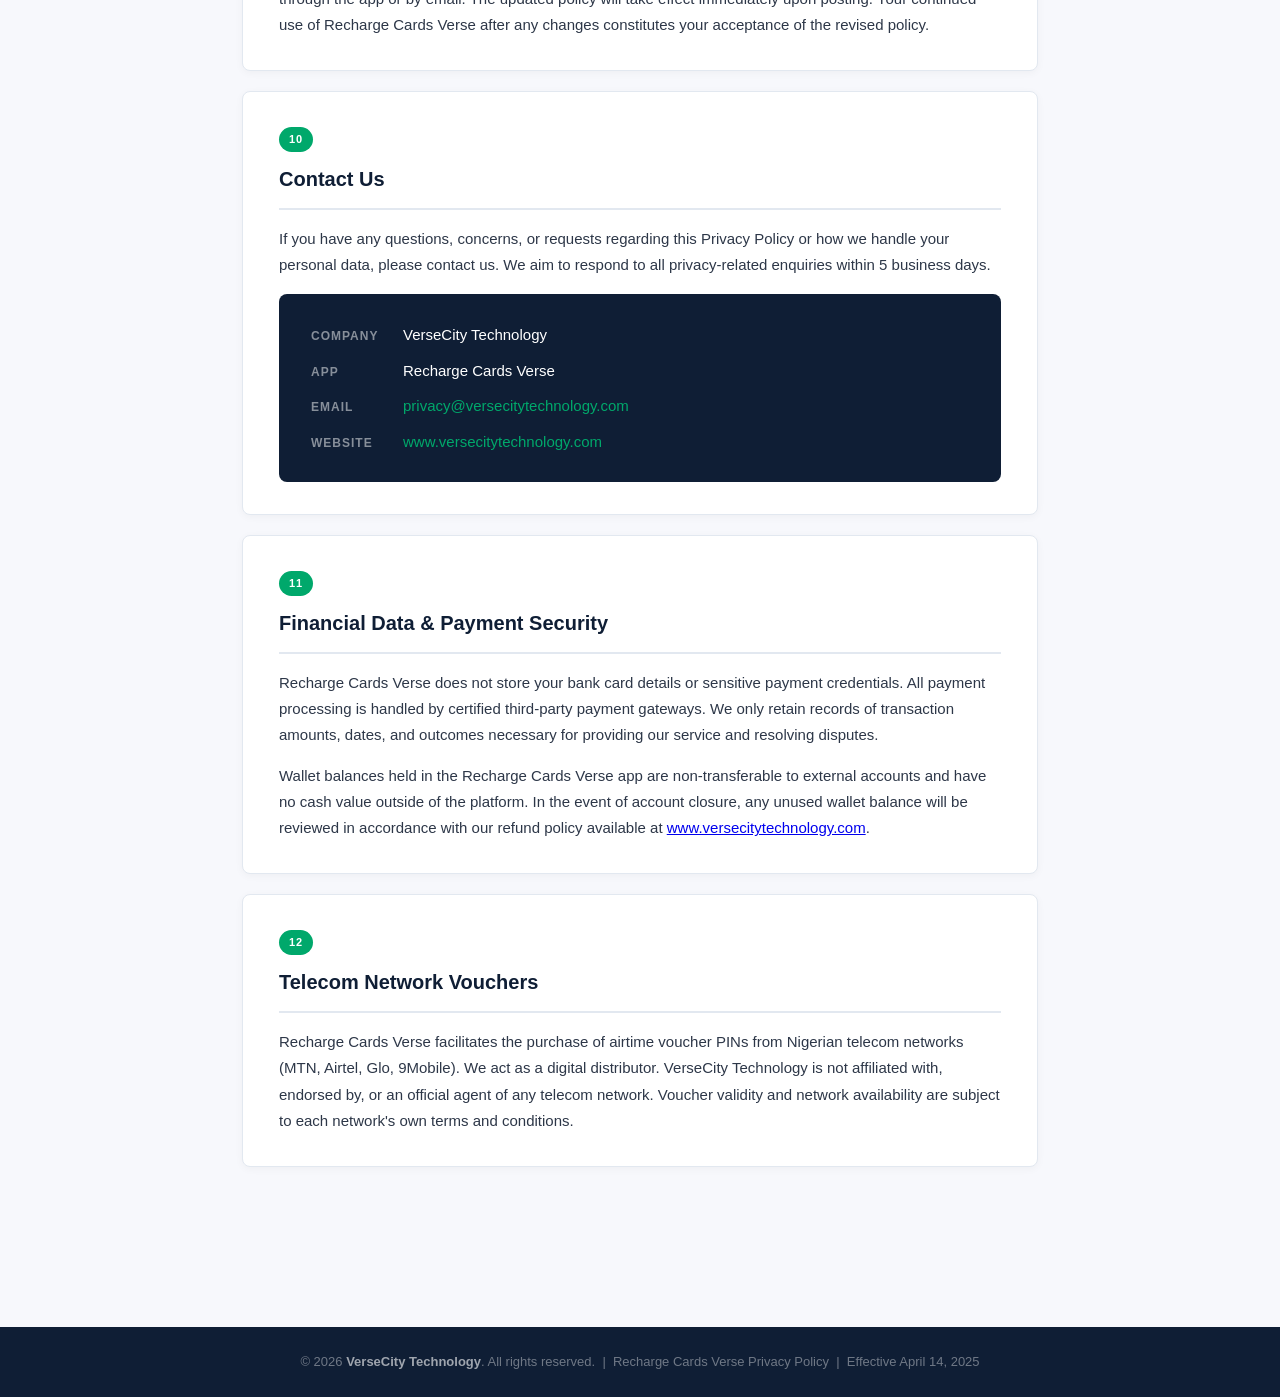
<file: privacy/privacy-recharge.html>
<!DOCTYPE html>
<html lang="en">
<head>
<meta charset="UTF-8">
<meta name="viewport" content="width=device-width, initial-scale=1.0">
<title>Recharge Cards Verse — Privacy Policy</title>
<style>
  :root {
    --accent: #00A86B;
    --dark: #0F1E35;
    --text: #2D3748;
    --muted: #718096;
    --light: #F7F8FC;
    --border: #E2E8F0;
    --white: #ffffff;
  }
  * { box-sizing: border-box; margin: 0; padding: 0; }
  body {
    font-family: 'Segoe UI', Arial, sans-serif;
    background: var(--light);
    color: var(--text);
    font-size: 16px;
    line-height: 1.7;
  }

  /* ── Header ── */
  .site-header {
    background: var(--dark);
    padding: 0;
  }
  .header-inner {
    max-width: 860px;
    margin: 0 auto;
    padding: 36px 32px 32px;
    border-left: 6px solid var(--accent);
  }
  .header-badge {
    display: inline-block;
    background: rgba(255,255,255,0.1);
    border: 1px solid rgba(255,255,255,0.2);
    color: rgba(255,255,255,0.7);
    font-size: 11px;
    font-weight: 700;
    letter-spacing: 2px;
    text-transform: uppercase;
    padding: 5px 12px;
    border-radius: 4px;
    margin-bottom: 16px;
  }
  .header-title {
    font-size: 38px;
    font-weight: 800;
    color: #fff;
    line-height: 1.2;
    margin-bottom: 6px;
  }
  .header-subtitle {
    font-size: 18px;
    color: var(--accent);
    font-weight: 600;
    margin-bottom: 16px;
  }
  .header-meta {
    display: flex;
    gap: 24px;
    flex-wrap: wrap;
  }
  .header-meta span {
    font-size: 13px;
    color: rgba(255,255,255,0.5);
  }
  .header-meta strong {
    color: rgba(255,255,255,0.75);
  }

  /* ── Layout ── */
  .page-wrapper {
    max-width: 860px;
    margin: 0 auto;
    padding: 0 32px 80px;
  }

  /* ── Intro banner ── */
  .intro-banner {
    background: var(--white);
    border-left: 5px solid var(--accent);
    border-radius: 0 8px 8px 0;
    padding: 20px 24px;
    margin: 36px 0 32px;
    box-shadow: 0 2px 8px rgba(0,0,0,0.06);
  }
  .intro-banner p {
    color: var(--text);
    font-size: 15px;
    margin-bottom: 10px;
  }
  .intro-banner p:last-child { margin-bottom: 0; }

  /* ── TOC ── */
  .toc {
    background: var(--white);
    border: 1px solid var(--border);
    border-radius: 8px;
    padding: 24px 28px;
    margin-bottom: 40px;
    box-shadow: 0 2px 8px rgba(0,0,0,0.04);
  }
  .toc-title {
    font-size: 12px;
    font-weight: 700;
    letter-spacing: 2px;
    text-transform: uppercase;
    color: var(--muted);
    margin-bottom: 14px;
  }
  .toc ol {
    padding-left: 20px;
    columns: 2;
    column-gap: 32px;
  }
  .toc li {
    margin-bottom: 6px;
  }
  .toc a {
    color: var(--accent);
    text-decoration: none;
    font-size: 14px;
    font-weight: 500;
  }
  .toc a:hover { text-decoration: underline; }

  /* ── Sections ── */
  .section {
    background: var(--white);
    border-radius: 8px;
    padding: 32px 36px;
    margin-bottom: 20px;
    box-shadow: 0 2px 8px rgba(0,0,0,0.04);
    border: 1px solid var(--border);
  }
  .section-number {
    display: inline-block;
    background: var(--accent);
    color: #fff;
    font-size: 11px;
    font-weight: 800;
    letter-spacing: 1px;
    padding: 3px 10px;
    border-radius: 20px;
    margin-bottom: 10px;
  }
  .section h2 {
    font-size: 20px;
    font-weight: 700;
    color: var(--dark);
    margin-bottom: 16px;
    padding-bottom: 12px;
    border-bottom: 2px solid var(--border);
  }
  .section p {
    color: var(--text);
    font-size: 15px;
    margin-bottom: 14px;
    line-height: 1.75;
  }
  .section p:last-child { margin-bottom: 0; }

  /* ── Sub-headings ── */
  .sub-heading {
    font-size: 14px;
    font-weight: 700;
    color: var(--dark);
    margin: 20px 0 10px;
    display: flex;
    align-items: center;
    gap: 8px;
  }
  .sub-heading::before {
    content: '';
    display: inline-block;
    width: 4px;
    height: 14px;
    background: var(--accent);
    border-radius: 2px;
    flex-shrink: 0;
  }

  /* ── Lists ── */
  ul.policy-list {
    list-style: none;
    padding: 0;
    margin: 0 0 14px;
  }
  ul.policy-list li {
    position: relative;
    padding: 8px 12px 8px 32px;
    font-size: 15px;
    color: var(--text);
    border-radius: 4px;
    margin-bottom: 4px;
    line-height: 1.6;
  }
  ul.policy-list li:nth-child(odd) { background: var(--light); }
  ul.policy-list li::before {
    content: '';
    position: absolute;
    left: 12px;
    top: 16px;
    width: 7px;
    height: 7px;
    background: var(--accent);
    border-radius: 50%;
  }

  /* ── Bold label inline ── */
  .label { font-weight: 700; color: var(--dark); }

  /* ── Contact box ── */
  .contact-box {
    background: var(--dark);
    border-radius: 8px;
    padding: 28px 32px;
    margin-top: 16px;
  }
  .contact-box .contact-row {
    display: flex;
    align-items: baseline;
    gap: 12px;
    margin-bottom: 10px;
    font-size: 15px;
  }
  .contact-box .contact-row:last-child { margin-bottom: 0; }
  .contact-box .contact-label {
    color: rgba(255,255,255,0.5);
    font-size: 12px;
    font-weight: 700;
    letter-spacing: 1px;
    text-transform: uppercase;
    min-width: 80px;
  }
  .contact-box .contact-value {
    color: #fff;
    font-weight: 500;
  }
  .contact-box a { color: var(--accent); text-decoration: none; }

  /* ── Footer ── */
  .site-footer {
    background: var(--dark);
    padding: 24px 32px;
    text-align: center;
    margin-top: 60px;
  }
  .site-footer p {
    color: rgba(255,255,255,0.4);
    font-size: 13px;
  }
  .site-footer strong { color: rgba(255,255,255,0.6); }

  @media (max-width: 600px) {
    .header-title { font-size: 28px; }
    .page-wrapper { padding: 0 16px 60px; }
    .section { padding: 22px 18px; }
    .toc ol { columns: 1; }
    .header-inner { padding: 28px 18px 24px; }
  }
</style>
</head>
<body>

<header class="site-header">
  <div class="header-inner">
    <div class="header-badge">VerseCity Technology</div>
    <h1 class="header-title">Recharge Cards Verse</h1>
    <div class="header-subtitle">Privacy Policy</div>
    <div class="header-meta">
      <span><strong>Effective Date:</strong> April 14, 2025</span>
      <span><strong>Last Updated:</strong> April 14, 2025</span>
      <span><strong>Company:</strong> VerseCity Technology</span>
    </div>
  </div>
</header>

<div class="page-wrapper">

  <div class="intro-banner">
    <p>This Privacy Policy describes how <strong>VerseCity Technology</strong> ("we", "our", or "us") collects, uses, and protects your personal information when you use <strong>Recharge Cards Verse</strong> (the "App"). By downloading or using Recharge Cards Verse, you agree to the terms of this Privacy Policy.</p>
    <p>We are committed to protecting your privacy and handling your data in a transparent, lawful, and responsible manner. Please read this policy carefully.</p>
  </div>

  <div class="toc">
    <div class="toc-title">Table of Contents</div>
    <ol>
      <li><a href="#s1">Information We Collect</a></li>
      <li><a href="#s2">How We Use Your Information</a></li>
      <li><a href="#s3">Sharing of Your Information</a></li>
      <li><a href="#s4">Data Retention</a></li>
      <li><a href="#s5">Data Security</a></li>
      <li><a href="#s6">Children's Privacy</a></li>
      <li><a href="#s7">Your Rights</a></li>
      <li><a href="#s8">Third-Party Links</a></li>
      <li><a href="#s9">Policy Changes</a></li>
      <li><a href="#s10">Contact Us</a></li>
      <li><a href="#s11">Financial Data &amp; Payment Security</a></li><li><a href="#s12">Telecom Network Vouchers</a></li>
    </ol>
  </div>

  <!-- Section 1 -->
  <div class="section" id="s1">
    <span class="section-number">01</span>
    <h2>Information We Collect</h2>
    <p>We may collect the following types of information when you use Recharge Cards Verse:</p>

    <div class="sub-heading">Information You Provide Directly</div>
    <ul class="policy-list">
      <li>Account registration details (name, email address, password)</li>
      <li>Profile information you choose to add</li>
      <li>Payment or wallet funding information (processed securely through third-party providers)</li>
      <li>Communications and feedback you send to us</li>
      
      <li>Wallet funding records and transaction history</li>
      <li>Recharge voucher PIN purchase records (network, denomination, date)</li>
      <li>Gift recipient details when sending vouchers to others (phone number or contact)</li>
      <li>Payment method information (processed via third-party payment gateways — we do not store card details)</li>
    </ul>

    <div class="sub-heading">Information Collected Automatically</div>
    <ul class="policy-list">
      <li>Device information (device type, operating system, unique device identifiers)</li>
      <li>Usage data (features accessed, session duration, in-app behaviour)</li>
      <li>Log data (IP address, timestamps, crash reports)</li>
      <li>Location data (general, non-precise location derived from IP address)</li>
      
    </ul>
  </div>

  <!-- Section 2 -->
  <div class="section" id="s2">
    <span class="section-number">02</span>
    <h2>How We Use Your Information</h2>
    <p>We use the information we collect to:</p>
    <ul class="policy-list">
      <li>Create and manage your account</li>
      <li>Provide, maintain, and improve Recharge Cards Verse features and functionality</li>
      <li>Process transactions and deliver digital content or rewards</li>
      <li>Send you service-related communications and updates</li>
      <li>Personalise your experience within the app</li>
      <li>Detect, investigate, and prevent fraudulent or unauthorised activity</li>
      <li>Comply with legal obligations</li>
      <li>Process wallet funding and voucher purchases</li>
   <li>Securely store purchased voucher PINs in your in-app wallet</li>
   <li>Facilitate airtime gifting to friends and family</li>
   <li>Maintain your purchase history and voucher transaction records</li>
   <li>Investigate and resolve any disputed or failed transactions</li>
    </ul>
  </div>

  <!-- Section 3 -->
  <div class="section" id="s3">
    <span class="section-number">03</span>
    <h2>Sharing of Your Information</h2>
    <p>We do not sell your personal information. We may share your information only in the following circumstances:</p>
    <p><span class="label">Service Providers:</span> We work with trusted third-party partners who help us operate our platform (e.g. payment processors, cloud hosting, analytics providers). These partners are bound by confidentiality agreements and are prohibited from using your data for any other purpose.</p>
    <p><span class="label">Legal Requirements:</span> We may disclose your information where required by law, court order, or government authority.</p>
    <p><span class="label">Business Transfers:</span> In the event of a merger, acquisition, or sale of VerseCity Technology, your information may be transferred to the acquiring entity, subject to the same privacy protections.</p>
    <p><span class="label">With Your Consent:</span> We may share your information for any other purpose with your explicit consent.</p>
  </div>

  <!-- Section 4 -->
  <div class="section" id="s4">
    <span class="section-number">04</span>
    <h2>Data Retention</h2>
    <p>We retain your personal information for as long as your account is active or as needed to provide our services. You may request deletion of your account and associated data at any time by contacting us at <a href="mailto:privacy@versecitytechnology.com">privacy@versecitytechnology.com</a>. We will process your request within 30 days, subject to any legal retention obligations.</p>
  </div>

  <!-- Section 5 -->
  <div class="section" id="s5">
    <span class="section-number">05</span>
    <h2>Data Security</h2>
    <p>We take reasonable technical and organisational measures to protect your personal information from unauthorised access, disclosure, alteration, or destruction. These measures include encrypted data transmission (HTTPS/TLS), secure servers, and restricted staff access to personal data.</p>
    <p>However, no method of electronic transmission or storage is 100% secure. While we strive to protect your information, we cannot guarantee absolute security.</p>
  </div>

  <!-- Section 6 -->
  <div class="section" id="s6">
    <span class="section-number">06</span>
    <h2>Children's Privacy</h2>
    <p>Recharge Cards Verse is not directed to children under the age of 13. We do not knowingly collect personal information from children under 13. If we become aware that a child under 13 has provided us with personal information, we will take steps to delete such information promptly. If you believe a child has provided us with their data, please contact us at <a href="mailto:privacy@versecitytechnology.com">privacy@versecitytechnology.com</a>.</p>
  </div>

  <!-- Section 7 -->
  <div class="section" id="s7">
    <span class="section-number">07</span>
    <h2>Your Rights</h2>
    <p>Depending on your location and applicable law, you may have the right to:</p>
    <ul class="policy-list">
      <li>Access the personal information we hold about you</li>
      <li>Request correction of inaccurate or incomplete information</li>
      <li>Request deletion of your personal data</li>
      <li>Object to or restrict the processing of your data</li>
      <li>Withdraw consent at any time (where processing is based on consent)</li>
    </ul>
    <p>To exercise any of these rights, please contact us at <a href="mailto:privacy@versecitytechnology.com">privacy@versecitytechnology.com</a>.</p>
  </div>

  <!-- Section 8 -->
  <div class="section" id="s8">
    <span class="section-number">08</span>
    <h2>Third-Party Links and Services</h2>
    <p>Our app may contain links to third-party websites or services. We are not responsible for the privacy practices of those third parties. We encourage you to read their privacy policies before providing any personal information.</p>
  </div>

  <!-- Section 9 -->
  <div class="section" id="s9">
    <span class="section-number">09</span>
    <h2>Changes to This Privacy Policy</h2>
    <p>We may update this Privacy Policy from time to time. When we make material changes, we will notify you through the app or by email. The updated policy will take effect immediately upon posting. Your continued use of Recharge Cards Verse after any changes constitutes your acceptance of the revised policy.</p>
  </div>

  <!-- Section 10 -->
  <div class="section" id="s10">
    <span class="section-number">10</span>
    <h2>Contact Us</h2>
    <p>If you have any questions, concerns, or requests regarding this Privacy Policy or how we handle your personal data, please contact us. We aim to respond to all privacy-related enquiries within 5 business days.</p>
    <div class="contact-box">
      <div class="contact-row"><span class="contact-label">Company</span><span class="contact-value">VerseCity Technology</span></div>
      <div class="contact-row"><span class="contact-label">App</span><span class="contact-value">Recharge Cards Verse</span></div>
      <div class="contact-row"><span class="contact-label">Email</span><span class="contact-value"><a href="mailto:privacy@versecitytechnology.com">privacy@versecitytechnology.com</a></span></div>
      <div class="contact-row"><span class="contact-label">Website</span><span class="contact-value"><a href="https://www.versecitytechnology.com" target="_blank">www.versecitytechnology.com</a></span></div>
    </div>
  </div>

  
  <div class="section" id="s11">
    <span class="section-number">11</span>
    <h2>Financial Data &amp; Payment Security</h2>
    <p>Recharge Cards Verse does not store your bank card details or sensitive payment credentials. All payment processing is handled by certified third-party payment gateways. We only retain records of transaction amounts, dates, and outcomes necessary for providing our service and resolving disputes.</p>
    <p>Wallet balances held in the Recharge Cards Verse app are non-transferable to external accounts and have no cash value outside of the platform. In the event of account closure, any unused wallet balance will be reviewed in accordance with our refund policy available at <a href="https://www.versecitytechnology.com" target="_blank">www.versecitytechnology.com</a>.</p>
  </div>
  <div class="section" id="s12">
    <span class="section-number">12</span>
    <h2>Telecom Network Vouchers</h2>
    <p>Recharge Cards Verse facilitates the purchase of airtime voucher PINs from Nigerian telecom networks (MTN, Airtel, Glo, 9Mobile). We act as a digital distributor. VerseCity Technology is not affiliated with, endorsed by, or an official agent of any telecom network. Voucher validity and network availability are subject to each network's own terms and conditions.</p>
  </div>

</div>

<footer class="site-footer">
  <p>&copy; 2026 <strong>VerseCity Technology</strong>. All rights reserved. &nbsp;|&nbsp; Recharge Cards Verse Privacy Policy &nbsp;|&nbsp; Effective April 14, 2025</p>
</footer>

</body>
</html>
</file>
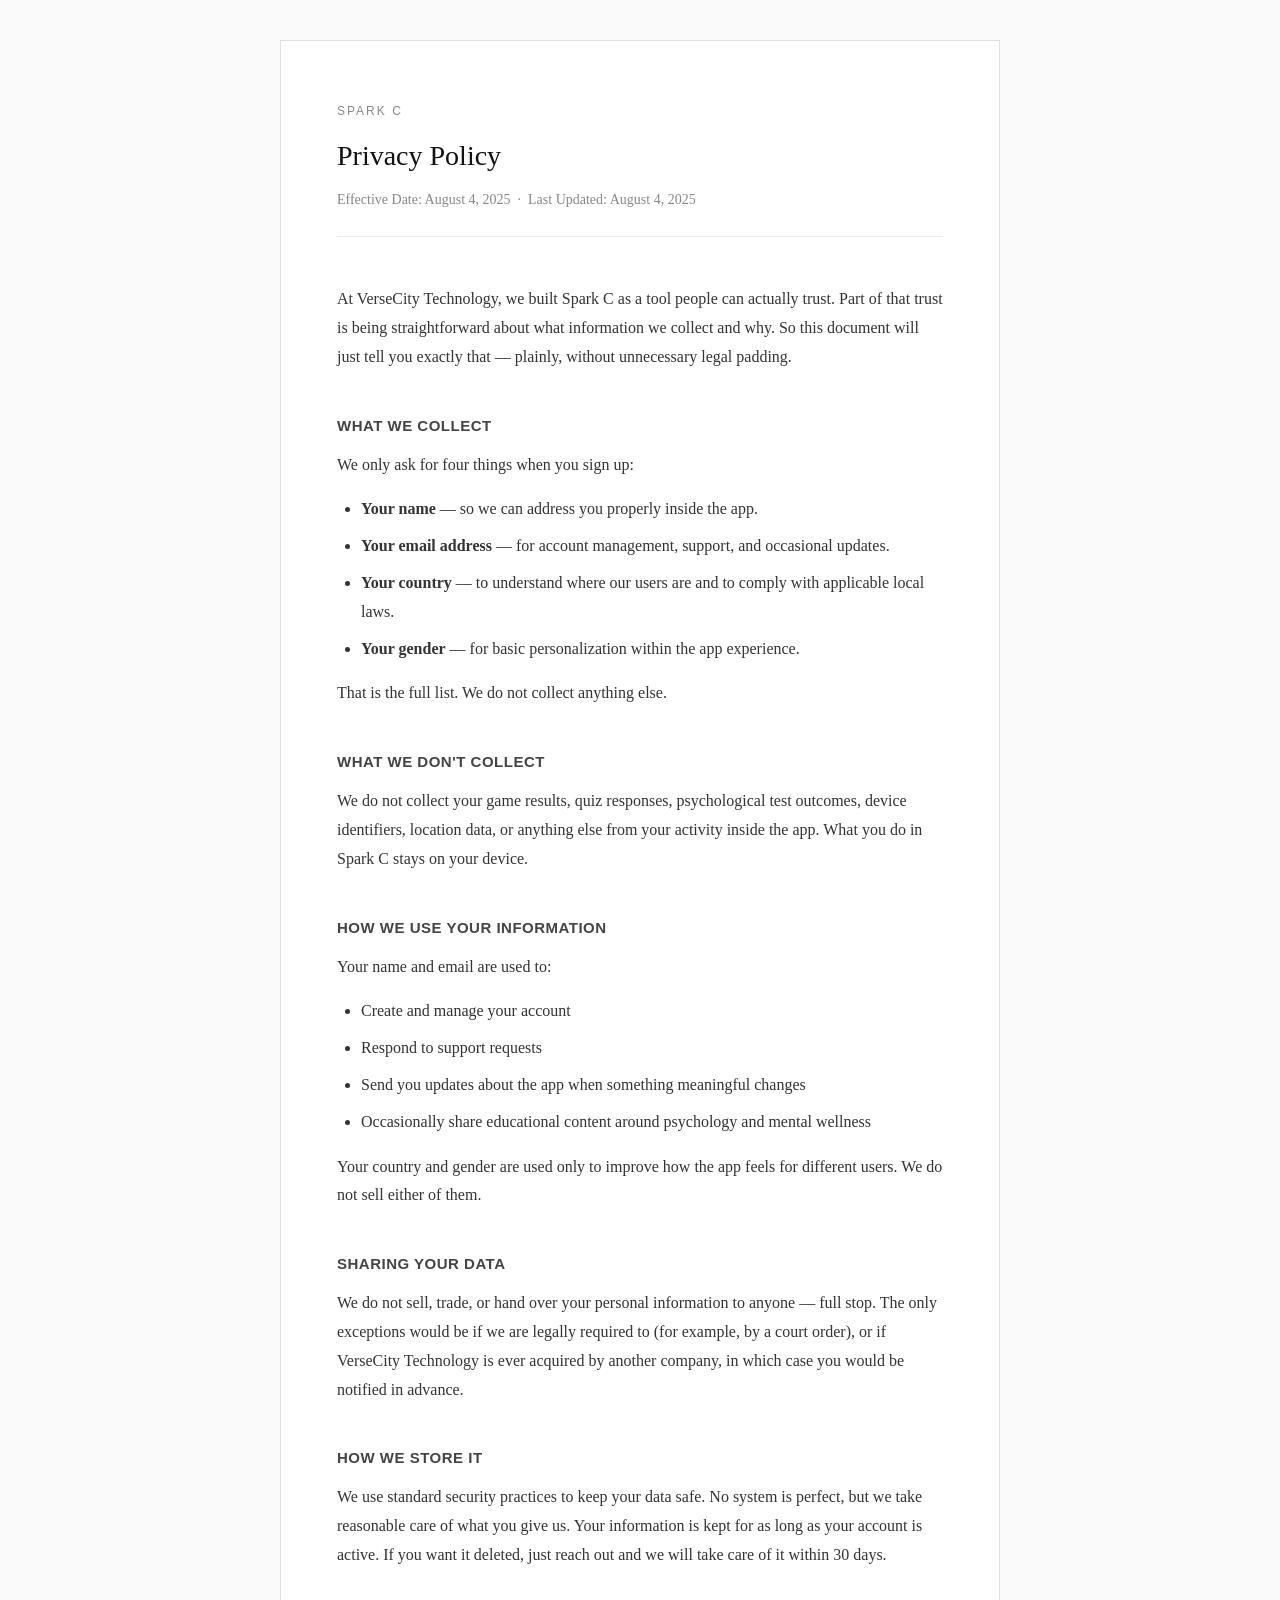
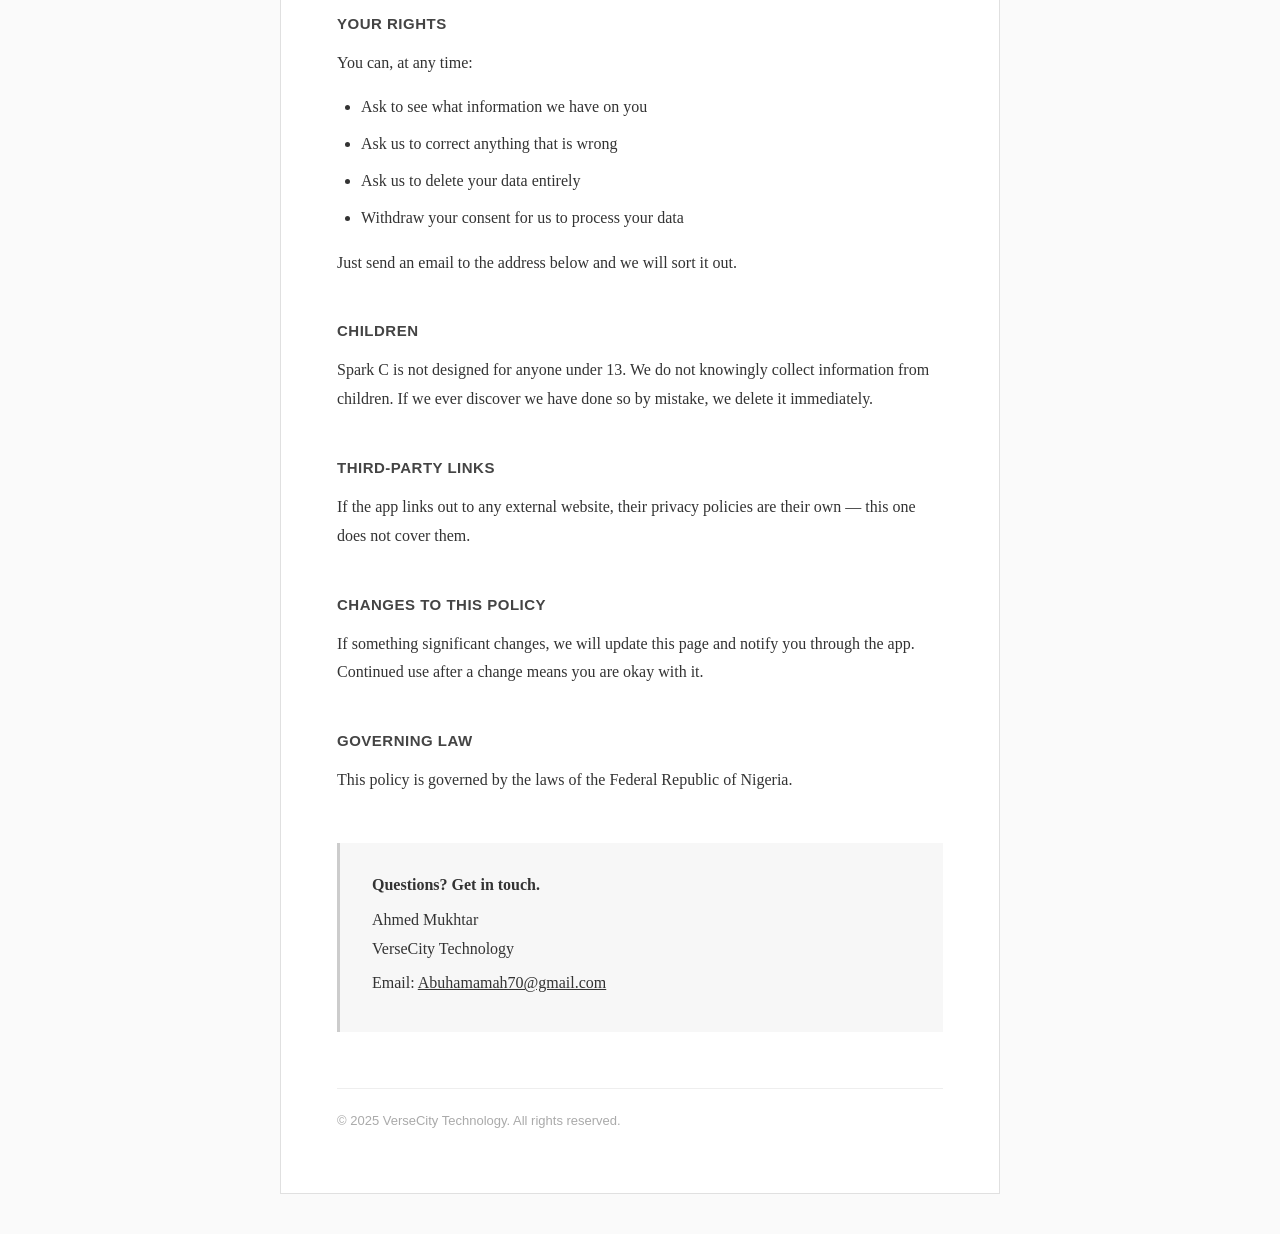
<file: privacy/privacy-sparkc.html>
<!DOCTYPE html>
<html lang="en">
<head>
  <meta charset="UTF-8">
  <meta name="viewport" content="width=device-width, initial-scale=1.0">
  <title>Privacy Policy – Spark C</title>
  <style>
    * { box-sizing: border-box; margin: 0; padding: 0; }

    body {
      font-family: Georgia, 'Times New Roman', serif;
      font-size: 16px;
      line-height: 1.8;
      color: #222;
      background: #fafafa;
      padding: 40px 20px;
    }

    .page {
      max-width: 720px;
      margin: 0 auto;
      background: #fff;
      padding: 60px 56px;
      border: 1px solid #e0e0e0;
    }

    .app-label {
      font-family: 'Segoe UI', Arial, sans-serif;
      font-size: 12px;
      letter-spacing: 2px;
      text-transform: uppercase;
      color: #888;
      margin-bottom: 8px;
    }

    h1 {
      font-size: 28px;
      font-weight: normal;
      color: #111;
      margin-bottom: 6px;
    }

    .meta {
      font-size: 14px;
      color: #888;
      margin-bottom: 48px;
      padding-bottom: 24px;
      border-bottom: 1px solid #eee;
    }

    h2 {
      font-family: 'Segoe UI', Arial, sans-serif;
      font-size: 15px;
      font-weight: 600;
      letter-spacing: 0.5px;
      text-transform: uppercase;
      color: #444;
      margin-top: 40px;
      margin-bottom: 12px;
    }

    p {
      margin-bottom: 16px;
      color: #333;
    }

    ul {
      margin: 12px 0 16px 24px;
      color: #333;
    }

    ul li {
      margin-bottom: 8px;
    }

    a {
      color: #333;
    }

    .contact-block {
      margin-top: 48px;
      padding: 28px 32px;
      background: #f7f7f7;
      border-left: 3px solid #ccc;
    }

    .contact-block p {
      margin-bottom: 6px;
    }

    .footer {
      margin-top: 56px;
      padding-top: 20px;
      border-top: 1px solid #eee;
      font-size: 13px;
      color: #aaa;
      font-family: 'Segoe UI', Arial, sans-serif;
    }

    @media (max-width: 600px) {
      .page { padding: 32px 24px; }
    }
  </style>
</head>
<body>
  <div class="page">

    <div class="app-label">Spark C</div>
    <h1>Privacy Policy</h1>
    <div class="meta">
      Effective Date: August 4, 2025 &nbsp;·&nbsp; Last Updated: August 4, 2025
    </div>

    <p>
      At VerseCity Technology, we built Spark C as a tool people can actually trust.
      Part of that trust is being straightforward about what information we collect
      and why. So this document will just tell you exactly that — plainly,
      without unnecessary legal padding.
    </p>

    <h2>What We Collect</h2>
    <p>We only ask for four things when you sign up:</p>
    <ul>
      <li><strong>Your name</strong> — so we can address you properly inside the app.</li>
      <li><strong>Your email address</strong> — for account management, support, and occasional updates.</li>
      <li><strong>Your country</strong> — to understand where our users are and to comply with applicable local laws.</li>
      <li><strong>Your gender</strong> — for basic personalization within the app experience.</li>
    </ul>
    <p>That is the full list. We do not collect anything else.</p>

    <h2>What We Don't Collect</h2>
    <p>
      We do not collect your game results, quiz responses, psychological test outcomes,
      device identifiers, location data, or anything else from your activity inside the
      app. What you do in Spark C stays on your device.
    </p>

    <h2>How We Use Your Information</h2>
    <p>Your name and email are used to:</p>
    <ul>
      <li>Create and manage your account</li>
      <li>Respond to support requests</li>
      <li>Send you updates about the app when something meaningful changes</li>
      <li>Occasionally share educational content around psychology and mental wellness</li>
    </ul>
    <p>Your country and gender are used only to improve how the app feels for different users. We do not sell either of them.</p>

    <h2>Sharing Your Data</h2>
    <p>
      We do not sell, trade, or hand over your personal information to anyone —
      full stop. The only exceptions would be if we are legally required to
      (for example, by a court order), or if VerseCity Technology is ever
      acquired by another company, in which case you would be notified in advance.
    </p>

    <h2>How We Store It</h2>
    <p>
      We use standard security practices to keep your data safe. No system is
      perfect, but we take reasonable care of what you give us. Your information
      is kept for as long as your account is active. If you want it deleted,
      just reach out and we will take care of it within 30 days.
    </p>

    <h2>Your Rights</h2>
    <p>You can, at any time:</p>
    <ul>
      <li>Ask to see what information we have on you</li>
      <li>Ask us to correct anything that is wrong</li>
      <li>Ask us to delete your data entirely</li>
      <li>Withdraw your consent for us to process your data</li>
    </ul>
    <p>Just send an email to the address below and we will sort it out.</p>

    <h2>Children</h2>
    <p>
      Spark C is not designed for anyone under 13. We do not knowingly collect
      information from children. If we ever discover we have done so by mistake,
      we delete it immediately.
    </p>

    <h2>Third-Party Links</h2>
    <p>
      If the app links out to any external website, their privacy policies are
      their own — this one does not cover them.
    </p>

    <h2>Changes to This Policy</h2>
    <p>
      If something significant changes, we will update this page and notify you
      through the app. Continued use after a change means you are okay with it.
    </p>

    <h2>Governing Law</h2>
    <p>
      This policy is governed by the laws of the Federal Republic of Nigeria.
    </p>

    <div class="contact-block">
      <p><strong>Questions? Get in touch.</strong></p>
      <p>Ahmed Mukhtar<br>VerseCity Technology</p>
      <p>Email: <a href="mailto:Abuhamamah70@gmail.com">Abuhamamah70@gmail.com</a></p>
    </div>

    <div class="footer">
      &copy; 2025 VerseCity Technology. All rights reserved.
    </div>

  </div>
</body>
</html>
</file>
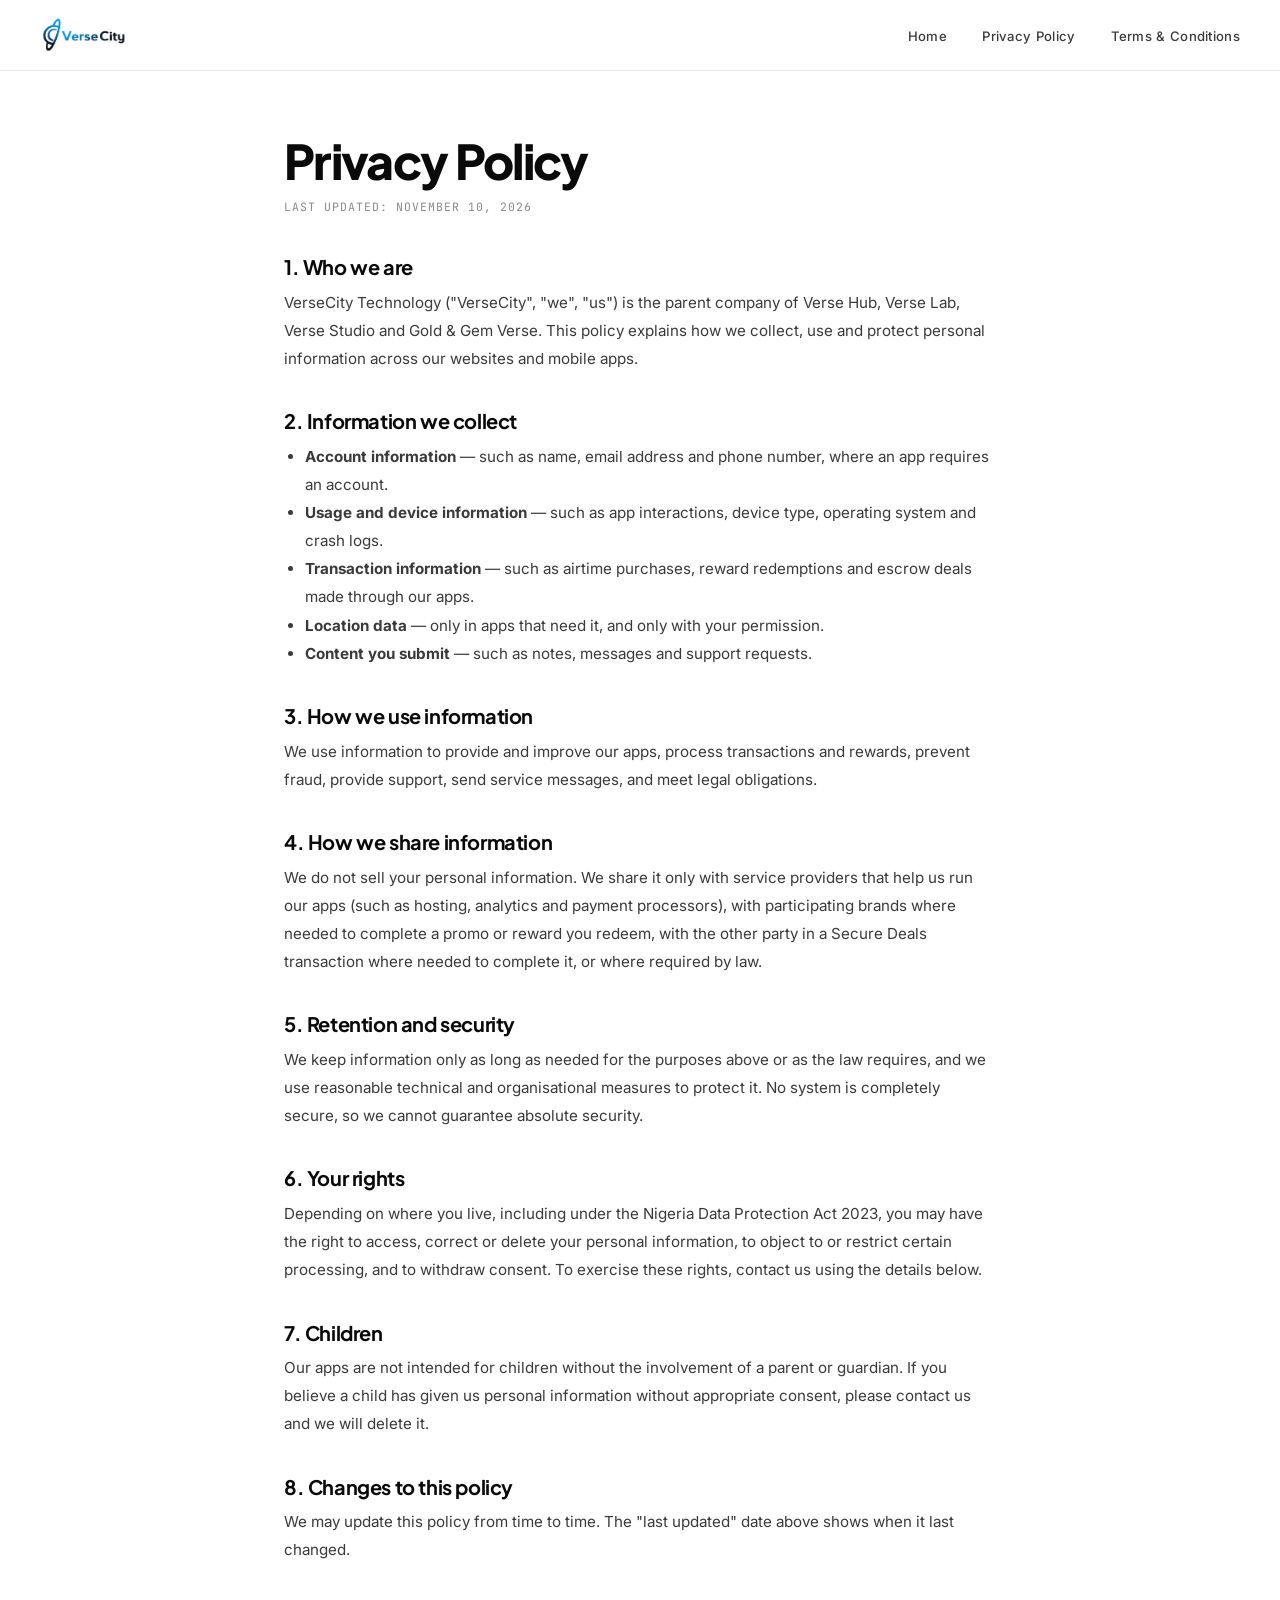
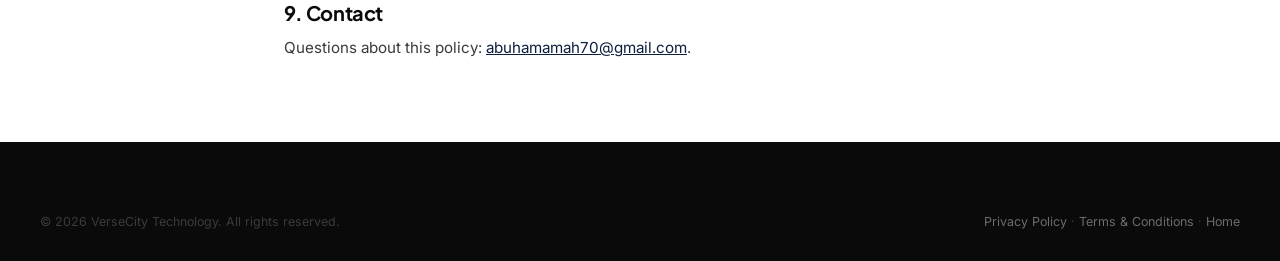
<file: privacy/privacy.html>
<!DOCTYPE html>
<html lang="en">
<head>
    <meta charset="UTF-8">
    <title>Privacy Policy | VerseCity Technology</title>
    <meta name="viewport" content="width=device-width, initial-scale=1.0">
    <meta name="robots" content="index,follow">
    <link rel="preconnect" href="https://fonts.googleapis.com">
    <link rel="preconnect" href="https://fonts.gstatic.com" crossorigin>
    <link href="https://fonts.googleapis.com/css2?family=Inter:wght@400;500;600&family=Plus+Jakarta+Sans:wght@500;600;700;800&family=JetBrains+Mono:wght@400;500&display=swap" rel="stylesheet">
    <link rel="stylesheet" href="../styles.css">
</head>
<body>
<header id="header" class="solid">
    <nav>
        <a href="../index.html" class="logo-wrap">
            <img src="../images/versecity_logo.png" alt="VerseCity Technology" class="logo-img"
                 onerror="this.style.display='none';this.nextElementSibling.style.display='flex'">
            <div class="logo-mark" style="display:none;">V</div>
        </a>
        <ul class="nav-links">
            <li><a href="../index.html">Home</a></li>
            <li><a href="privacy.html">Privacy Policy</a></li>
            <li><a href="terms.html">Terms &amp; Conditions</a></li>
        </ul>
    </nav>
</header>
<main class="legal">
<h1>Privacy Policy</h1>
<div class="updated">Last updated: November 10, 2026</div>
<h2>1. Who we are</h2>
<p>VerseCity Technology ("VerseCity", "we", "us") is the parent company of Verse Hub, Verse Lab, Verse Studio and Gold &amp; Gem Verse. This policy explains how we collect, use and protect personal information across our websites and mobile apps.</p>
<h2>2. Information we collect</h2>
<ul><li><strong>Account information</strong> — such as name, email address and phone number, where an app requires an account.</li><li><strong>Usage and device information</strong> — such as app interactions, device type, operating system and crash logs.</li><li><strong>Transaction information</strong> — such as airtime purchases, reward redemptions and escrow deals made through our apps.</li><li><strong>Location data</strong> — only in apps that need it, and only with your permission.</li><li><strong>Content you submit</strong> — such as notes, messages and support requests.</li></ul>
<h2>3. How we use information</h2>
<p>We use information to provide and improve our apps, process transactions and rewards, prevent fraud, provide support, send service messages, and meet legal obligations.</p>
<h2>4. How we share information</h2>
<p>We do not sell your personal information. We share it only with service providers that help us run our apps (such as hosting, analytics and payment processors), with participating brands where needed to complete a promo or reward you redeem, with the other party in a Secure Deals transaction where needed to complete it, or where required by law.</p>
<h2>5. Retention and security</h2>
<p>We keep information only as long as needed for the purposes above or as the law requires, and we use reasonable technical and organisational measures to protect it. No system is completely secure, so we cannot guarantee absolute security.</p>
<h2>6. Your rights</h2>
<p>Depending on where you live, including under the Nigeria Data Protection Act 2023, you may have the right to access, correct or delete your personal information, to object to or restrict certain processing, and to withdraw consent. To exercise these rights, contact us using the details below.</p>
<h2>7. Children</h2>
<p>Our apps are not intended for children without the involvement of a parent or guardian. If you believe a child has given us personal information without appropriate consent, please contact us and we will delete it.</p>
<h2>8. Changes to this policy</h2>
<p>We may update this policy from time to time. The "last updated" date above shows when it last changed.</p>
<h2>9. Contact</h2>
<p>Questions about this policy: <a href="mailto:abuhamamah70@gmail.com">abuhamamah70@gmail.com</a>.</p>

</main>
<footer>
    <div class="footer-inner">
        <div class="footer-bottom">
            <span>© 2026 VerseCity Technology. All rights reserved.</span>
            <span><a href="privacy.html">Privacy Policy</a> · <a href="terms.html">Terms &amp; Conditions</a> · <a href="../index.html">Home</a></span>
        </div>
    </div>
</footer>
</body>
</html>
</file>
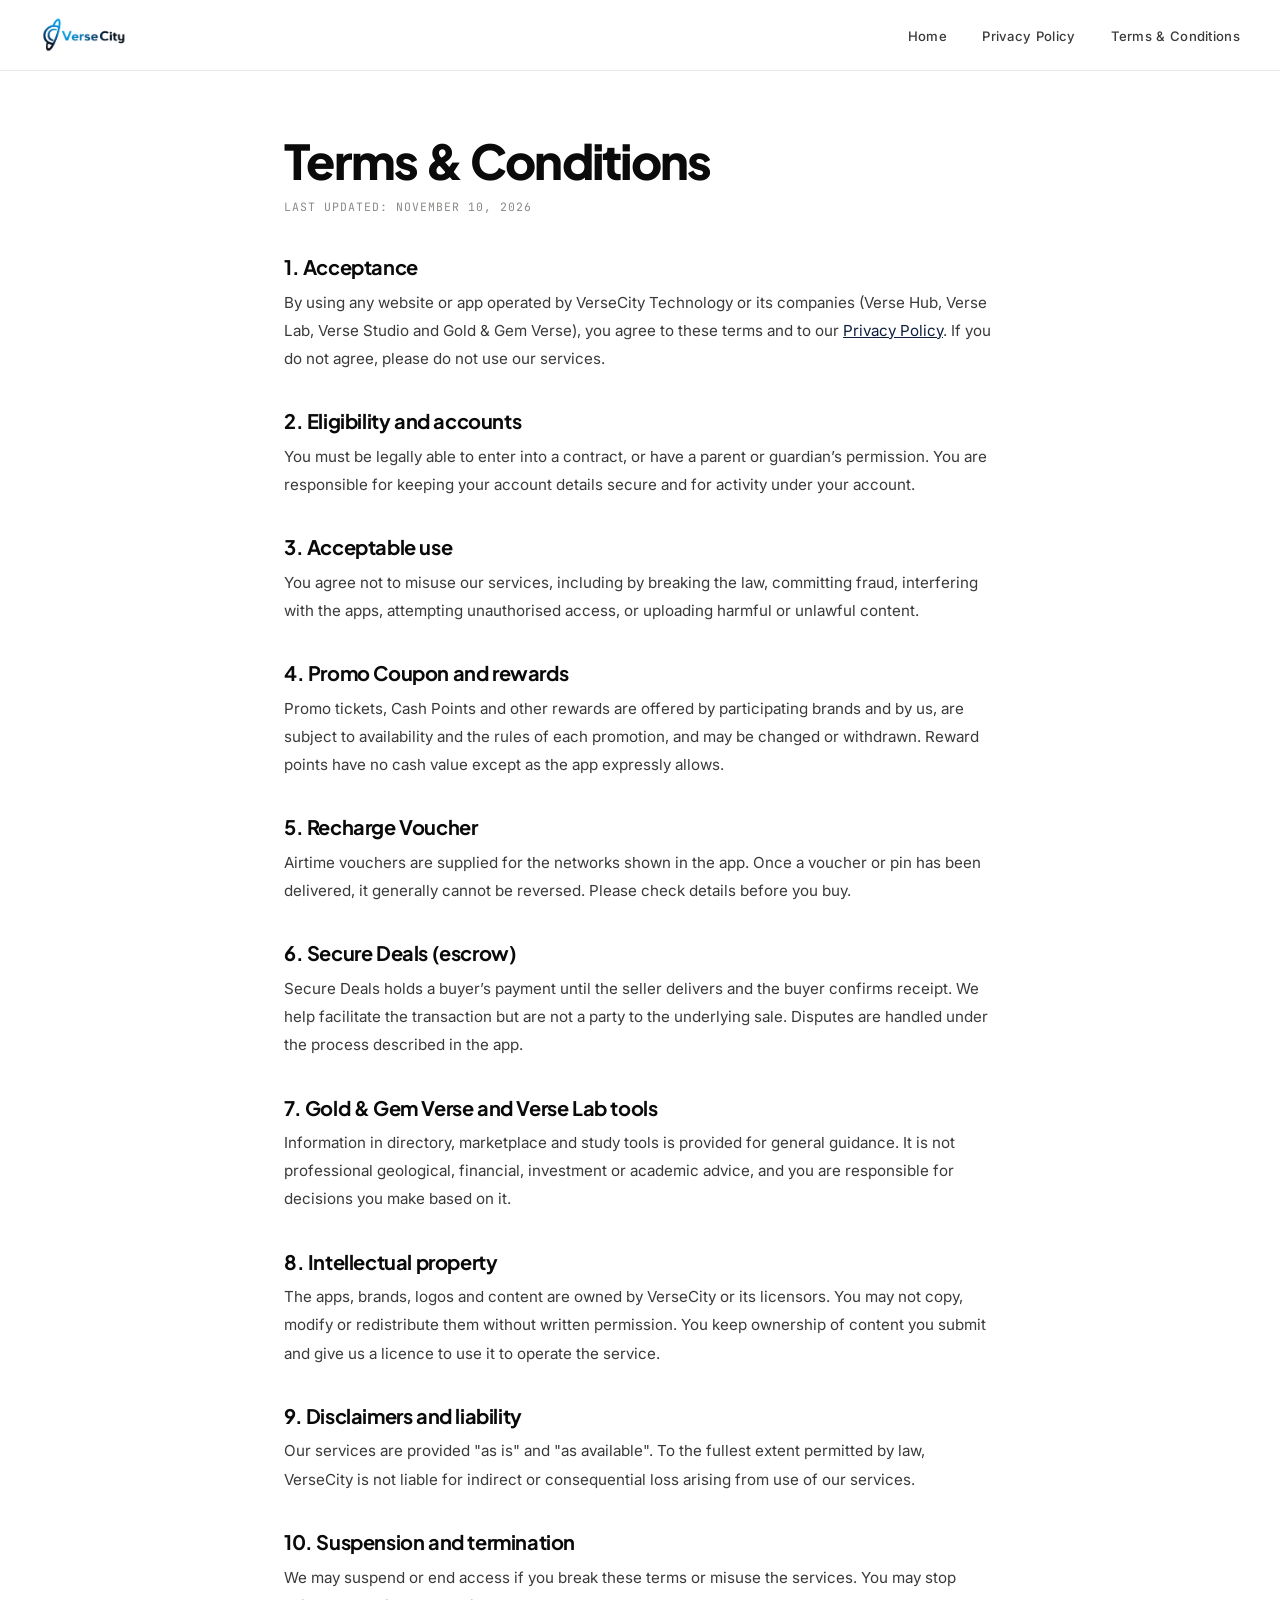
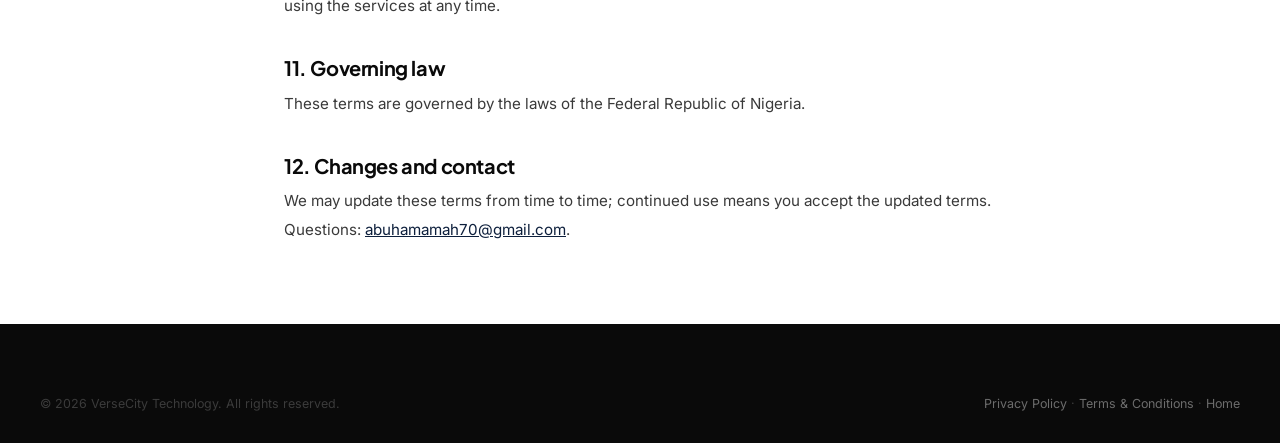
<file: privacy/terms.html>
<!DOCTYPE html>
<html lang="en">
<head>
    <meta charset="UTF-8">
    <title>Terms &amp; Conditions | VerseCity Technology</title>
    <meta name="viewport" content="width=device-width, initial-scale=1.0">
    <meta name="robots" content="index,follow">
    <link rel="preconnect" href="https://fonts.googleapis.com">
    <link rel="preconnect" href="https://fonts.gstatic.com" crossorigin>
    <link href="https://fonts.googleapis.com/css2?family=Inter:wght@400;500;600&family=Plus+Jakarta+Sans:wght@500;600;700;800&family=JetBrains+Mono:wght@400;500&display=swap" rel="stylesheet">
    <link rel="stylesheet" href="../styles.css">
</head>
<body>
<header id="header" class="solid">
    <nav>
        <a href="../index.html" class="logo-wrap">
            <img src="../images/versecity_logo.png" alt="VerseCity Technology" class="logo-img"
                 onerror="this.style.display='none';this.nextElementSibling.style.display='flex'">
            <div class="logo-mark" style="display:none;">V</div>
        </a>
        <ul class="nav-links">
            <li><a href="../index.html">Home</a></li>
            <li><a href="privacy.html">Privacy Policy</a></li>
            <li><a href="terms.html">Terms &amp; Conditions</a></li>
        </ul>
    </nav>
</header>
<main class="legal">
<h1>Terms &amp; Conditions</h1>
<div class="updated">Last updated: November 10, 2026</div>
<h2>1. Acceptance</h2>
<p>By using any website or app operated by VerseCity Technology or its companies (Verse Hub, Verse Lab, Verse Studio and Gold &amp; Gem Verse), you agree to these terms and to our <a href="privacy.html">Privacy Policy</a>. If you do not agree, please do not use our services.</p>
<h2>2. Eligibility and accounts</h2>
<p>You must be legally able to enter into a contract, or have a parent or guardian’s permission. You are responsible for keeping your account details secure and for activity under your account.</p>
<h2>3. Acceptable use</h2>
<p>You agree not to misuse our services, including by breaking the law, committing fraud, interfering with the apps, attempting unauthorised access, or uploading harmful or unlawful content.</p>
<h2>4. Promo Coupon and rewards</h2>
<p>Promo tickets, Cash Points and other rewards are offered by participating brands and by us, are subject to availability and the rules of each promotion, and may be changed or withdrawn. Reward points have no cash value except as the app expressly allows.</p>
<h2>5. Recharge Voucher</h2>
<p>Airtime vouchers are supplied for the networks shown in the app. Once a voucher or pin has been delivered, it generally cannot be reversed. Please check details before you buy.</p>
<h2>6. Secure Deals (escrow)</h2>
<p>Secure Deals holds a buyer’s payment until the seller delivers and the buyer confirms receipt. We help facilitate the transaction but are not a party to the underlying sale. Disputes are handled under the process described in the app.</p>
<h2>7. Gold &amp; Gem Verse and Verse Lab tools</h2>
<p>Information in directory, marketplace and study tools is provided for general guidance. It is not professional geological, financial, investment or academic advice, and you are responsible for decisions you make based on it.</p>
<h2>8. Intellectual property</h2>
<p>The apps, brands, logos and content are owned by VerseCity or its licensors. You may not copy, modify or redistribute them without written permission. You keep ownership of content you submit and give us a licence to use it to operate the service.</p>
<h2>9. Disclaimers and liability</h2>
<p>Our services are provided "as is" and "as available". To the fullest extent permitted by law, VerseCity is not liable for indirect or consequential loss arising from use of our services.</p>
<h2>10. Suspension and termination</h2>
<p>We may suspend or end access if you break these terms or misuse the services. You may stop using the services at any time.</p>
<h2>11. Governing law</h2>
<p>These terms are governed by the laws of the Federal Republic of Nigeria.</p>
<h2>12. Changes and contact</h2>
<p>We may update these terms from time to time; continued use means you accept the updated terms. Questions: <a href="mailto:abuhamamah70@gmail.com">abuhamamah70@gmail.com</a>.</p>

</main>
<footer>
    <div class="footer-inner">
        <div class="footer-bottom">
            <span>© 2026 VerseCity Technology. All rights reserved.</span>
            <span><a href="privacy.html">Privacy Policy</a> · <a href="terms.html">Terms &amp; Conditions</a> · <a href="../index.html">Home</a></span>
        </div>
    </div>
</footer>
</body>
</html>
</file>
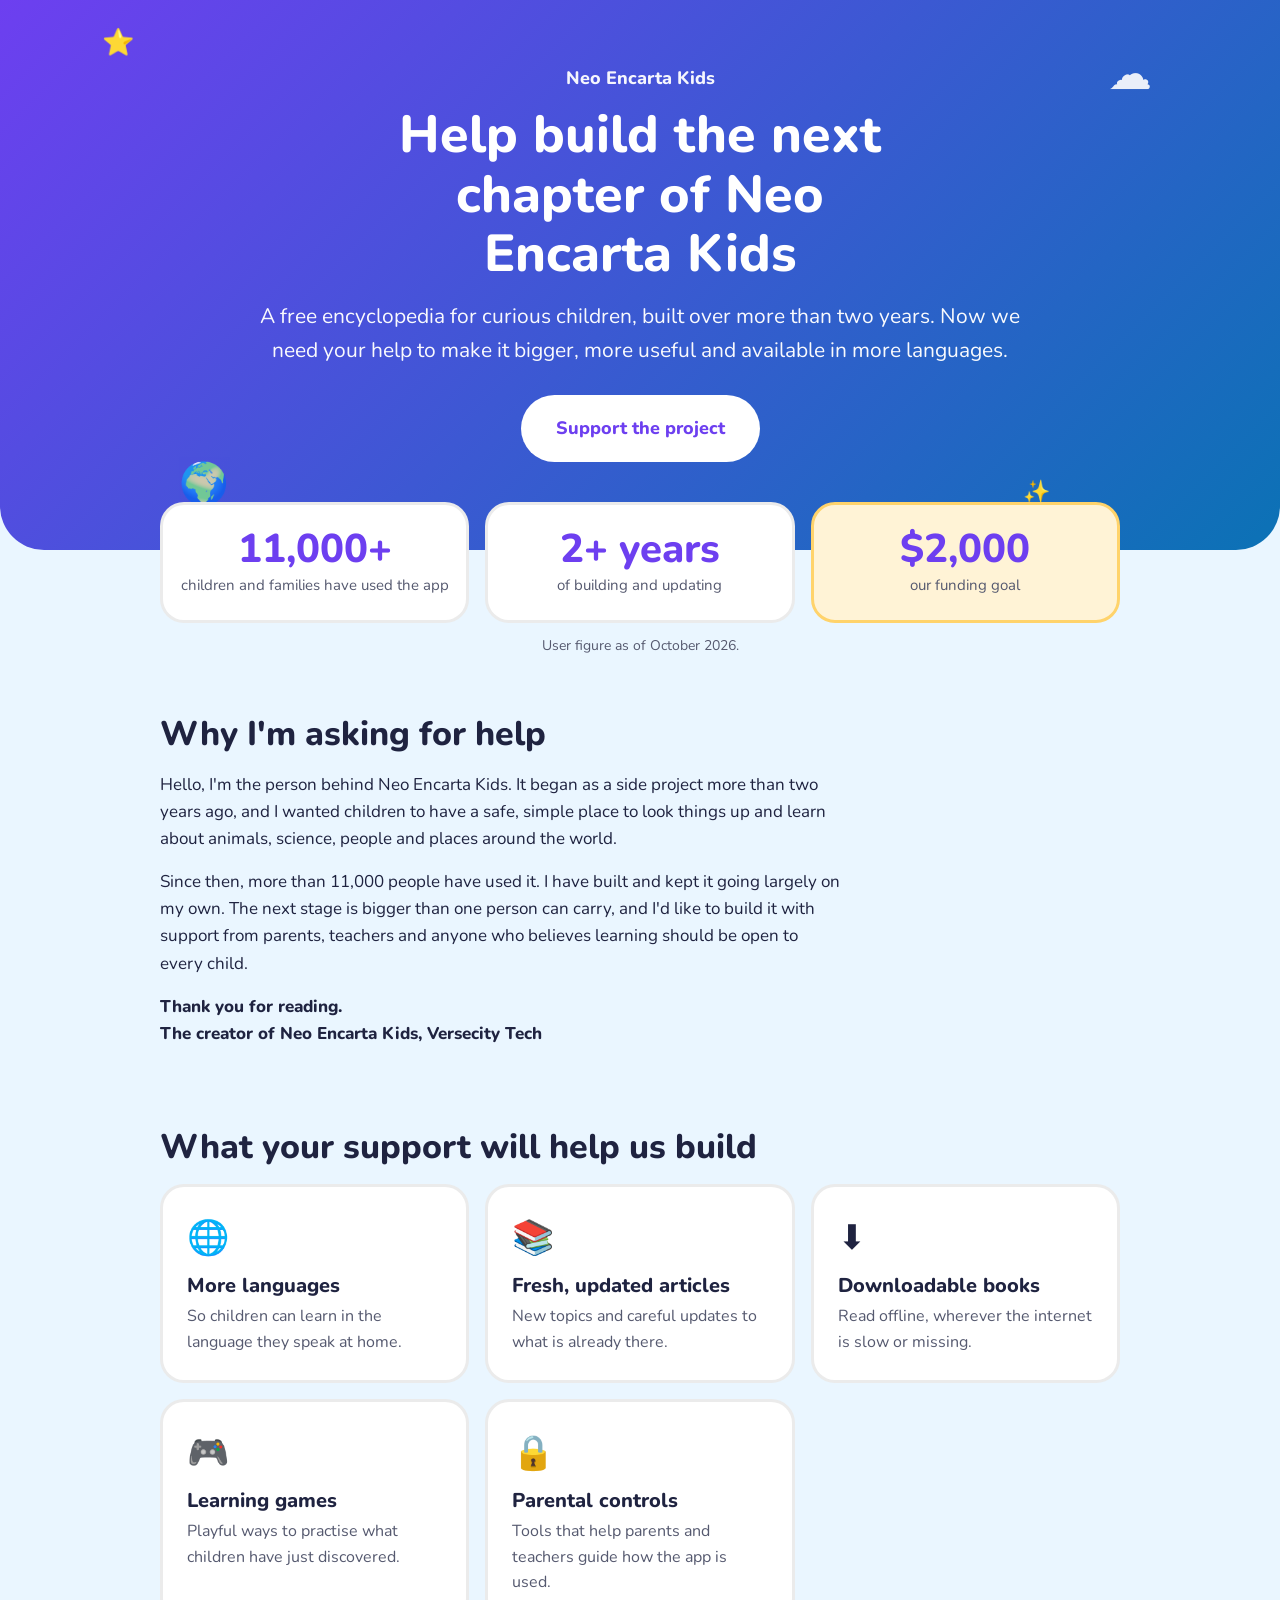
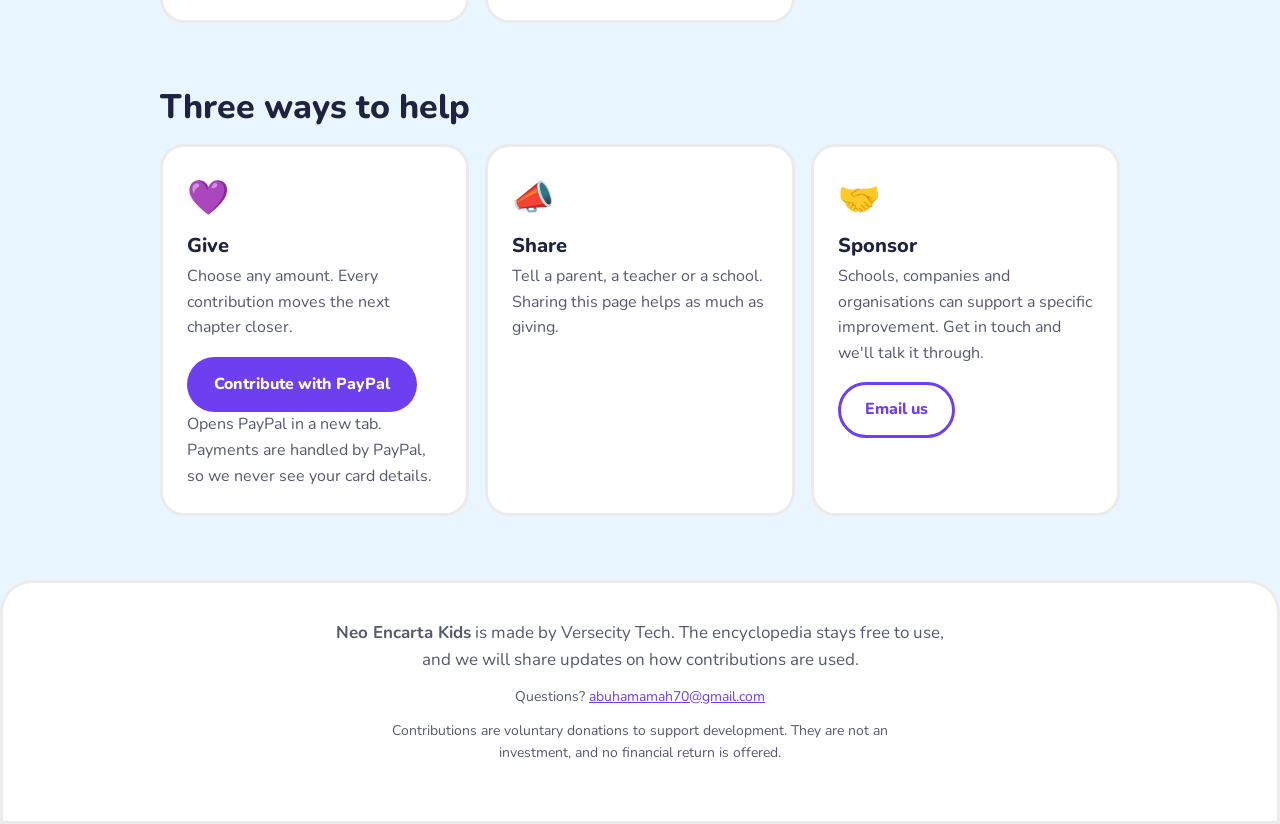
<file: projects/encarta_kids/encarta_kids_donate.html>
<!DOCTYPE html>
<html lang="en">
<head>
<meta charset="utf-8">
<meta name="viewport" content="width=device-width, initial-scale=1">
<title>Support Neo Encarta Kids | Versecity Tech</title>
<meta name="description" content="Help build the next chapter of Neo Encarta Kids, a free educational encyclopedia for children. Our goal: $2,000 to add more languages, new articles, downloadable books, learning games and parental controls.">
<meta name="theme-color" content="#6D3FF0">
<meta property="og:type" content="website">
<meta property="og:title" content="Help build the next chapter of Neo Encarta Kids">
<meta property="og:description" content="A free encyclopedia for curious children. Help us reach $2,000 to add more languages, new articles, downloadable books, learning games and parental controls.">
<meta name="twitter:card" content="summary">
<!-- Optional, once the page is live: add og:url and an og:image (1200x630) so shared links show a preview picture. -->
<link rel="preconnect" href="https://fonts.googleapis.com">
<link rel="preconnect" href="https://fonts.gstatic.com" crossorigin>
<link href="https://fonts.googleapis.com/css2?family=Nunito:wght@400;600;800&amp;display=swap" rel="stylesheet">
<style>
  :root {
    --purple: #6D3FF0;
    --blue: #0B72B5;
    --sky: #EAF6FF;
    --ink: #1F2340;
    --muted: #55596F;
    --gold-bg: #FFF3D6;
    --gold-line: #FFD36B;
    --white: #FFFFFF;
    --radius: 24px;
  }
  * { box-sizing: border-box; }
  html { scroll-behavior: smooth; }
  body {
    margin: 0;
    font-family: "Nunito", "Segoe UI", system-ui, -apple-system, Arial, sans-serif;
    color: var(--ink);
    background: var(--sky);
    line-height: 1.6;
    font-size: 17px;
  }
  a { color: var(--purple); }
  :focus-visible { outline: 3px solid var(--ink); outline-offset: 3px; }
  .skip { position: absolute; left: -999px; top: 8px; background: var(--white); color: var(--ink); padding: 10px 16px; border-radius: 8px; z-index: 10; font-weight: 800; }
  .skip:focus { left: 8px; }
  .wrap { width: min(960px, 100% - 40px); margin-inline: auto; }

  /* Hero */
  .hero {
    position: relative;
    overflow: hidden;
    background: linear-gradient(135deg, var(--purple), var(--blue));
    color: var(--white);
    border-radius: 0 0 44px 44px;
    padding: 64px 0 88px;
    text-align: center;
  }
  .hero .deco { position: absolute; pointer-events: none; user-select: none; }
  .hero .d1 { top: 22px; left: 8%; font-size: 26px; }
  .hero .d2 { top: 40px; right: 10%; font-size: 44px; opacity: .9; }
  .hero .d3 { bottom: 34px; left: 14%; font-size: 40px; opacity: .85; }
  .hero .d4 { bottom: 40px; right: 18%; font-size: 22px; }
  .brand { font-weight: 800; font-size: 18px; opacity: .95; margin: 0 0 12px; }
  h1 {
    font-weight: 800;
    font-size: clamp(30px, 6vw, 52px);
    line-height: 1.15;
    margin: 0 auto 16px;
    max-width: 18ch;
  }
  .hero p.lead { font-size: clamp(17px, 2.4vw, 21px); max-width: 38em; margin: 0 auto 28px; opacity: .97; }
  .btn {
    display: inline-block;
    font-family: inherit;
    font-weight: 800;
    font-size: 18px;
    text-decoration: none;
    padding: 16px 32px;
    border-radius: 999px;
    border: 3px solid transparent;
    transition: transform .15s ease;
  }
  .btn:hover { transform: translateY(-2px); }
  .btn-light { background: var(--white); color: var(--purple); }
  .btn-solid { background: var(--purple); color: var(--white); }
  .btn-line { background: transparent; color: var(--purple); border-color: var(--purple); }

  /* Stats */
  .stats {
    display: grid;
    grid-template-columns: repeat(3, 1fr);
    gap: 16px;
    margin-top: -48px;
    position: relative;
  }
  .stat {
    background: var(--white);
    border: 3px solid rgba(0,0,0,.08);
    border-radius: var(--radius);
    padding: 22px 12px;
    text-align: center;
  }
  .stat strong { display: block; font-size: clamp(26px, 5vw, 40px); font-weight: 800; color: var(--purple); line-height: 1.1; }
  .stat span { color: var(--muted); font-size: 15px; }
  .stat.goal { background: var(--gold-bg); border-color: var(--gold-line); }
  .fine { color: var(--muted); font-size: 14px; text-align: center; margin: 12px 0 0; }

  /* Sections */
  section { padding: 56px 0 8px; }
  h2 { font-weight: 800; font-size: clamp(24px, 4vw, 34px); line-height: 1.2; margin: 0 0 16px; }
  .story { max-width: 40em; }
  .story p { margin: 0 0 16px; }
  .sign { font-weight: 800; }

  .grid {
    display: grid;
    grid-template-columns: repeat(auto-fit, minmax(240px, 1fr));
    gap: 16px;
  }
  .card {
    background: var(--white);
    border: 3px solid rgba(0,0,0,.08);
    border-radius: var(--radius);
    padding: 24px;
  }
  .card .emoji { font-size: 34px; display: block; margin-bottom: 8px; }
  .card h3 { font-size: 20px; font-weight: 800; margin: 0 0 6px; line-height: 1.25; }
  .card p { margin: 0; color: var(--muted); font-size: 16px; }
  .card .btn { margin-top: 16px; font-size: 16px; padding: 12px 24px; }

  /* Closing */
  .closing {
    margin: 56px 0 0;
    background: var(--white);
    border: 3px solid rgba(0,0,0,.08);
    border-radius: 32px 32px 0 0;
    padding: 36px 0 44px;
    text-align: center;
  }
  .closing p { max-width: 36em; margin: 0 auto 12px; color: var(--muted); }
  .closing .small { font-size: 14px; }

  .note { font-size: 14px; color: var(--muted); margin: 12px 0 0; }
  @media (prefers-reduced-motion: reduce) {
    html { scroll-behavior: auto; }
    .btn { transition: none; }
    .btn:hover { transform: none; }
  }
  @media (max-width: 640px) {
    body { font-size: 16px; }
    .hero { padding: 48px 0 76px; border-radius: 0 0 32px 32px; }
    .stats { gap: 8px; margin-top: -40px; }
    .stat { padding: 16px 6px; border-radius: 18px; }
    .stat span { font-size: 13px; }
    .hero .d3, .hero .d4 { display: none; }
  }
</style>
</head>
<body>
<a class="skip" href="#main">Skip to content</a>

<header class="hero">
  <span class="deco d1" aria-hidden="true">⭐</span>
  <span class="deco d2" aria-hidden="true">☁️</span>
  <span class="deco d3" aria-hidden="true">🌍</span>
  <span class="deco d4" aria-hidden="true">✨</span>
  <div class="wrap">
    <p class="brand">Neo Encarta Kids</p>
    <h1>Help build the next chapter of Neo Encarta Kids</h1>
    <p class="lead">A free encyclopedia for curious children, built over more than two years. Now we need your help to make it bigger, more useful and available in more languages.</p>
    <a class="btn btn-light" href="https://www.paypal.com/cgi-bin/webscr?cmd=_donations&amp;business=abuhamamah70%40gmail.com&amp;item_name=Support%20Neo%20Encarta%20Kids&amp;currency_code=USD" target="_blank" rel="noopener noreferrer" id="donate-top">Support the project</a>
  </div>
</header>

<main class="wrap" id="main">

  <div class="stats" role="list">
    <div class="stat" role="listitem"><strong>11,000+</strong><span>children and families have used the app</span></div>
    <div class="stat" role="listitem"><strong>2+ years</strong><span>of building and updating</span></div>
    <div class="stat goal" role="listitem"><strong>$2,000</strong><span>our funding goal</span></div>
  </div>
  <p class="fine">User figure as of October 2026.</p>

  <section aria-labelledby="story">
    <h2 id="story">Why I'm asking for help</h2>
    <div class="story">
      <p>Hello, I'm the person behind Neo Encarta Kids. It began as a side project more than two years ago, and I wanted children to have a safe, simple place to look things up and learn about animals, science, people and places around the world.</p>
      <p>Since then, more than 11,000 people have used it. I have built and kept it going largely on my own. The next stage is bigger than one person can carry, and I'd like to build it with support from parents, teachers and anyone who believes learning should be open to every child.</p>
      <p class="sign">Thank you for reading.<br>The creator of Neo Encarta Kids, Versecity Tech</p>
    </div>
  </section>

  <section aria-labelledby="plan">
    <h2 id="plan">What your support will help us build</h2>
    <div class="grid">
      <div class="card"><span class="emoji" aria-hidden="true">🌐</span><h3>More languages</h3><p>So children can learn in the language they speak at home.</p></div>
      <div class="card"><span class="emoji" aria-hidden="true">📚</span><h3>Fresh, updated articles</h3><p>New topics and careful updates to what is already there.</p></div>
      <div class="card"><span class="emoji" aria-hidden="true">⬇️</span><h3>Downloadable books</h3><p>Read offline, wherever the internet is slow or missing.</p></div>
      <div class="card"><span class="emoji" aria-hidden="true">🎮</span><h3>Learning games</h3><p>Playful ways to practise what children have just discovered.</p></div>
      <div class="card"><span class="emoji" aria-hidden="true">🔒</span><h3>Parental controls</h3><p>Tools that help parents and teachers guide how the app is used.</p></div>
    </div>
  </section>

  <section aria-labelledby="help">
    <h2 id="help">Three ways to help</h2>
    <div class="grid">
      <div class="card">
        <span class="emoji" aria-hidden="true">💜</span>
        <h3>Give</h3>
        <p>Choose any amount. Every contribution moves the next chapter closer.</p>
        <a class="btn btn-solid" href="https://www.paypal.com/cgi-bin/webscr?cmd=_donations&amp;business=abuhamamah70%40gmail.com&amp;item_name=Support%20Neo%20Encarta%20Kids&amp;currency_code=USD" target="_blank" rel="noopener noreferrer" id="donate-card">Contribute with PayPal</a>
        <p class="note">Opens PayPal in a new tab. Payments are handled by PayPal, so we never see your card details.</p>
      </div>
      <div class="card">
        <span class="emoji" aria-hidden="true">📣</span>
        <h3>Share</h3>
        <p>Tell a parent, a teacher or a school. Sharing this page helps as much as giving.</p>
      </div>
      <div class="card">
        <span class="emoji" aria-hidden="true">🤝</span>
        <h3>Sponsor</h3>
        <p>Schools, companies and organisations can support a specific improvement. Get in touch and we'll talk it through.</p>
        <a class="btn btn-line" href="mailto:abuhamamah70@gmail.com?subject=Sponsoring%20Neo%20Encarta%20Kids">Email us</a>
      </div>
    </div>
  </section>

</main>

<footer class="closing">
  <div class="wrap">
    <p><strong>Neo Encarta Kids</strong> is made by Versecity Tech. The encyclopedia stays free to use, and we will share updates on how contributions are used.</p>
    <p class="small">Questions? <a href="mailto:abuhamamah70@gmail.com">abuhamamah70@gmail.com</a></p>
    <p class="small">Contributions are voluntary donations to support development. They are not an investment, and no financial return is offered.</p>
  </div>
</footer>

</body>
</html>
</file>
<file: styles.css>
/* ═══════════════════════════════════════════════
   VERSECITY TECHNOLOGY — Modern Startup / Navy
   ═══════════════════════════════════════════════ */
:root {
    --white:        #FFFFFF;
    --off-white:    #F8F8F6;
    --paper:        #F2F1EE;
    --navy:         #0D1F3C;
    --navy-mid:     #1A3460;
    --navy-light:   rgba(13,31,60,0.08);
    --navy-faint:   rgba(13,31,60,0.04);
    --ink:          #0A0A0A;
    --ink-mid:      #3A3A3A;
    --muted:        #8A8A88;
    --border:       rgba(13,31,60,0.10);
    --border-soft:  rgba(13,31,60,0.06);
    --gold:         #B8962E;
    --gold-light:   rgba(184,150,46,0.12);

    --font-display: 'Plus Jakarta Sans', 'Inter', sans-serif;
    --font-body:    'Inter', system-ui, sans-serif;
    --font-mono:    'JetBrains Mono', monospace;
}

*, *::before, *::after { margin:0; padding:0; box-sizing:border-box; }
html { scroll-behavior: smooth; }

body {
    font-family: var(--font-body);
    background: var(--white);
    color: var(--ink);
    overflow-x: hidden;
    -webkit-font-smoothing: antialiased;
}

/* subtle paper grain */
body::after {
    content:'';
    position:fixed; inset:0;
    pointer-events:none; z-index:9999;
    opacity:0.018;
    background-image: url("data:image/svg+xml,%3Csvg xmlns='http://www.w3.org/2000/svg' width='300' height='300'%3E%3Cfilter id='n'%3E%3CfeTurbulence type='fractalNoise' baseFrequency='0.9' numOctaves='4' stitchTiles='stitch'/%3E%3C/filter%3E%3Crect width='300' height='300' filter='url(%23n)'/%3E%3C/svg%3E");
}

/* ── NAV ── */
header {
    position:fixed; top:0; width:100%; z-index:600;
    transition: background 0.4s, box-shadow 0.4s;
}
header.solid {
    background: rgba(255,255,255,0.96);
    backdrop-filter: blur(20px);
    box-shadow: 0 1px 0 var(--border);
}
nav {
    max-width:1320px; margin:0 auto;
    padding:0 2.5rem; height:70px;
    display:flex; align-items:center; justify-content:space-between;
}
.logo-wrap { display:flex; align-items:center; gap:12px; text-decoration:none; }
.logo-img {
    height:36px; width:auto; max-width:160px;
    object-fit:contain; display:block;
}
.logo-mark {
    width:36px; height:36px; border-radius:8px;
    background: var(--navy);
    display:flex; align-items:center; justify-content:center;
    font-family: var(--font-display);
    font-size:1.1rem; font-weight:700; color:white; letter-spacing:-0.5px;
}
.logo-name {
    font-family: var(--font-display);
    font-size:1.35rem; font-weight:700;
    color: var(--ink); letter-spacing:-0.3px;
}
.logo-name span { color: var(--navy); }

.nav-links { list-style:none; display:flex; align-items:center; gap:2.2rem; }
.nav-links a {
    text-decoration:none; font-size:0.82rem; font-weight:500;
    color: var(--muted); letter-spacing:0.3px;
    transition: color 0.2s;
}
.nav-links a:hover { color: var(--navy); }
.nav-links .nav-cta {
    font-size:0.8rem; font-weight:600;
    background: var(--navy); color:white;
    padding:0.5rem 1.2rem; border-radius:4px;
    transition: background 0.2s, transform 0.2s;
}
.nav-links .nav-cta:hover { background: var(--navy-mid); color:white; transform:translateY(-1px); }
.hamburger { display:none; background:none; border:none; font-size:1.3rem; color:var(--ink); cursor:pointer; }

.mobile-nav {
    display:none; position:fixed;
    top:70px; left:0; right:0;
    background:rgba(255,255,255,0.98); backdrop-filter:blur(20px);
    border-bottom:1px solid var(--border);
    padding:1.5rem 2.5rem; z-index:599;
    flex-direction:column; gap:1.2rem;
}
.mobile-nav.open { display:flex; }
.mobile-nav a { text-decoration:none; font-size:0.95rem; color:var(--muted); font-weight:500; transition:color 0.2s; }
.mobile-nav a:hover { color:var(--navy); }

/* ── HERO ── */
.hero {
    min-height:100vh; padding:140px 2.5rem 80px;
    display:flex; align-items:center;
    position:relative; overflow:hidden;
    background: var(--white);
}
.hero-bg-line {
    position:absolute; pointer-events:none;
    background: var(--border-soft);
}
.hero-bg-line.h { width:100%; height:1px; }
.hero-bg-line.v { width:1px; height:100%; }
.hero-bg-line.t1 { top:38%; }
.hero-bg-line.v1 { right:38%; top:0; }
.hero-bg-line.v2 { left:8%; top:0; opacity:0.5; }

/* large decorative letter */
.hero-deco {
    position:absolute; right:-0.05em; top:50%;
    transform:translateY(-52%);
    font-family: var(--font-display);
    font-size:clamp(22rem,28vw,36rem);
    font-weight:700; color: transparent;
    -webkit-text-stroke: 1px var(--border);
    pointer-events:none; user-select:none;
    line-height:1;
}

.hero-inner {
    max-width:1320px; margin:0 auto; width:100%;
    display:grid; grid-template-columns:1fr 420px;
    gap:5rem; align-items:center; position:relative; z-index:1;
}
.hero-tag {
    display:inline-flex; align-items:center; gap:8px;
    font-family: var(--font-mono); font-size:0.7rem;
    color: var(--navy); letter-spacing:2px; text-transform:uppercase;
    margin-bottom:2rem;
    border:1px solid var(--border); padding:0.4rem 0.9rem; border-radius:2px;
    background: var(--navy-faint);
}
.hero-tag::before { content:''; width:6px; height:6px; border-radius:50%; background:var(--navy); }
.hero h1 {
    font-family: var(--font-display);
    font-size:clamp(3.8rem,7vw,7rem);
    font-weight:700; line-height:0.95;
    letter-spacing:-2px; color:var(--ink);
}
.hero h1 em { font-style:italic; color:var(--navy); }
.hero-sub {
    font-family: var(--font-display);
    font-size:clamp(1.1rem,1.8vw,1.5rem);
    font-style:italic; color:var(--muted);
    margin-top:1rem; font-weight:400;
}
.hero-desc {
    margin-top:1.8rem; font-size:0.95rem;
    line-height:1.85; color:var(--ink-mid); max-width:500px;
}
.hero-ctas { margin-top:2.5rem; display:flex; gap:1rem; flex-wrap:wrap; }

.btn-navy {
    display:inline-flex; align-items:center; gap:0.6rem;
    padding:0.85rem 2rem; background:var(--navy); color:white;
    border-radius:4px; font-size:0.85rem; font-weight:600;
    text-decoration:none; letter-spacing:0.2px;
    transition: background 0.25s, transform 0.2s;
}
.btn-navy:hover { background:var(--navy-mid); transform:translateY(-2px); }
.btn-ghost {
    display:inline-flex; align-items:center; gap:0.6rem;
    padding:0.85rem 2rem; border:1.5px solid var(--border); color:var(--ink-mid);
    border-radius:4px; font-size:0.85rem; font-weight:500;
    text-decoration:none; letter-spacing:0.2px;
    transition: border-color 0.25s, color 0.25s;
}
.btn-ghost:hover { border-color:var(--navy); color:var(--navy); }

/* Hero card panel */
.hero-card {
    background:var(--off-white); border:1px solid var(--border);
    border-radius:8px; overflow:hidden;
}
.hero-card-header {
    padding:1.1rem 1.5rem; border-bottom:1px solid var(--border);
    background:var(--paper);
    display:flex; align-items:center; justify-content:space-between;
}
.hero-card-title {
    font-family:var(--font-mono); font-size:0.68rem;
    color:var(--muted); letter-spacing:1px; text-transform:uppercase;
}
.hero-card-dots { display:flex; gap:5px; }
.h-dot { width:8px; height:8px; border-radius:50%; }
.h-dot.a { background:#E84040; opacity:0.6; }
.h-dot.b { background:#F0AC2B; opacity:0.6; }
.h-dot.c { background:#27C25B; opacity:0.6; }

.district-row {
    padding:1.1rem 1.5rem; border-bottom:1px solid var(--border-soft);
    display:flex; align-items:center; gap:1rem;
    transition:background 0.2s;
}
.district-row:last-child { border-bottom:none; }
.district-row:hover { background:var(--white); }
.d-badge {
    width:40px; height:40px; border-radius:6px; flex-shrink:0;
    display:flex; align-items:center; justify-content:center;
    font-family:var(--font-mono); font-size:0.65rem; font-weight:600;
    letter-spacing:0.5px;
}
.d-badge.navy  { background:var(--navy); color:white; }
.d-badge.gold  { background:var(--gold-light); color:var(--gold); border:1px solid rgba(184,150,46,0.3); }
.d-badge.slate { background:#F0F0F0; color:var(--muted); border:1px solid var(--border); }
.d-label { font-size:0.82rem; font-weight:600; color:var(--ink); margin-bottom:0.15rem; }
.d-sub   { font-size:0.72rem; color:var(--muted); line-height:1.4; }

/* ── MARQUEE STRIP ── */
.strip {
    background:var(--navy); padding:1rem 0; overflow:hidden;
}
.strip-track {
    display:flex; white-space:nowrap;
    animation: marquee 35s linear infinite;
}
@keyframes marquee { from{transform:translateX(0)} to{transform:translateX(-50%)} }
.strip-item {
    display:inline-flex; align-items:center; gap:1rem; padding:0 2rem;
    font-family:var(--font-mono); font-size:0.68rem;
    letter-spacing:2px; text-transform:uppercase;
    color:rgba(255,255,255,0.35); flex-shrink:0;
}
.strip-item .s-dot { width:4px; height:4px; border-radius:50%; background:rgba(255,255,255,0.3); }

/* ── SHARED SECTION LAYOUT ── */
.section-wrap { padding:7rem 2.5rem; }
.section-wrap.alt { background:var(--off-white); }
.section-wrap.paper { background:var(--paper); }
.section-wrap.dark { background:var(--navy); }

.section-inner { max-width:1320px; margin:0 auto; }

.section-eyebrow {
    display:inline-flex; align-items:center; gap:10px;
    font-family:var(--font-mono); font-size:0.68rem;
    color:var(--navy); letter-spacing:2px; text-transform:uppercase;
    margin-bottom:1.2rem;
}
.section-eyebrow::before {
    content:''; width:24px; height:1px; background:var(--navy);
}
.section-eyebrow.light { color:rgba(255,255,255,0.5); }
.section-eyebrow.light::before { background:rgba(255,255,255,0.3); }

.section-h2 {
    font-family:var(--font-display);
    font-size:clamp(2.6rem,4.5vw,4.2rem);
    font-weight:700; line-height:1.0; letter-spacing:-1px;
    color:var(--ink); margin-bottom:1.2rem;
}
.section-h2 em { font-style:italic; color:var(--navy); }
.section-h2.light { color:white; }
.section-h2.light em { color:rgba(255,255,255,0.55); }

.section-lead {
    font-size:0.95rem; line-height:1.85;
    color:var(--ink-mid); max-width:560px;
}
.section-lead.light { color:rgba(255,255,255,0.55); }

/* ── ABOUT ── */
.about-grid {
    display:grid; grid-template-columns:1fr 1fr;
    gap:6rem; align-items:start; margin-top:4rem;
}
.about-pillars {
    display:flex; flex-direction:column;
    border:1px solid var(--border); border-radius:6px; overflow:hidden;
}
.pillar {
    padding:1.8rem 2rem; border-bottom:1px solid var(--border);
    transition:background 0.25s;
}
.pillar:last-child { border-bottom:none; }
.pillar:hover { background:var(--paper); }
.pillar-label {
    font-family:var(--font-mono); font-size:0.68rem;
    letter-spacing:1.5px; text-transform:uppercase;
    color:var(--navy); margin-bottom:0.7rem;
}
.pillar p { font-size:0.88rem; line-height:1.8; color:var(--ink-mid); }

/* ── VERSE HUB ── */
.hub-grid {
    display:grid; grid-template-columns:repeat(3,1fr);
    gap:1px; background:var(--border);
    border:1px solid var(--border); border-radius:6px;
    overflow:hidden; margin-top:3.5rem;
}
.hub-card {
    background:var(--white); padding:2.8rem 2.5rem;
    transition:background 0.3s; position:relative;
}
.hub-card:hover { background:var(--off-white); }
.hub-logo {
    width:52px; height:52px; border-radius:10px;
    overflow:hidden; border:1px solid var(--border);
    margin-bottom:1.5rem; display:flex; align-items:center;
    justify-content:center; background:var(--navy-light);
    font-family:var(--font-display); font-size:1.2rem;
    font-weight:700; color:var(--navy);
}
.hub-logo img { width:100%; height:100%; object-fit:cover; }
.hub-card h3 {
    font-family:var(--font-display); font-size:1.9rem;
    font-weight:700; color:var(--ink); letter-spacing:-0.5px;
    margin-bottom:0.6rem;
}
.hub-card p { font-size:0.87rem; line-height:1.8; color:var(--muted); margin-bottom:2rem; }
.hub-btns { display:flex; gap:0.6rem; flex-wrap:wrap; }
.h-btn {
    display:inline-flex; align-items:center; gap:0.4rem;
    padding:0.55rem 1.1rem; font-size:0.78rem; font-weight:600;
    border-radius:3px; text-decoration:none; transition:all 0.2s;
}
.h-btn.fill { background:var(--navy); color:white; }
.h-btn.fill:hover { background:var(--navy-mid); }
.h-btn.line { border:1px solid var(--border); color:var(--muted); }
.h-btn.line:hover { border-color:var(--navy); color:var(--navy); }

/* ── DISTRICT SECTIONS (Labs, Kids, Archive, Affiliation) ── */
.district-header {
    display:flex; align-items:flex-end; justify-content:space-between;
    gap:2rem; margin-bottom:3rem; flex-wrap:wrap;
}
.district-link {
    display:inline-flex; align-items:center; gap:0.5rem;
    font-family:var(--font-mono); font-size:0.72rem; letter-spacing:1px;
    text-decoration:none; color:var(--navy); text-transform:uppercase;
    border-bottom:1px solid var(--navy); padding-bottom:1px;
    transition:opacity 0.2s;
}
.district-link:hover { opacity:0.65; }
.district-link.light { color:rgba(255,255,255,0.6); border-color:rgba(255,255,255,0.4); }

.app-grid {
    display:grid; grid-template-columns:repeat(3,1fr);
    gap:1.5rem;
}
.app-card {
    background:var(--white); border:1px solid var(--border);
    border-radius:6px; padding:2rem 1.8rem;
    transition:box-shadow 0.3s, transform 0.3s;
    position:relative; overflow:hidden;
}
.app-card::before {
    content:''; position:absolute; top:0; left:0;
    width:3px; height:100%; background:var(--navy); opacity:0;
    transition:opacity 0.3s;
}
.app-card:hover { box-shadow:0 8px 32px rgba(13,31,60,0.08); transform:translateY(-3px); }
.app-card:hover::before { opacity:1; }

.app-icon {
    width:44px; height:44px; border-radius:8px;
    background:var(--navy-faint); border:1px solid var(--border);
    display:flex; align-items:center; justify-content:center;
    font-family:var(--font-display); font-size:1rem;
    font-weight:700; color:var(--navy); margin-bottom:1.2rem;
    overflow:hidden;
}
.app-icon img { width:100%; height:100%; object-fit:cover; }
.app-card h4 {
    font-family:var(--font-display); font-size:1.3rem;
    font-weight:700; color:var(--ink); margin-bottom:0.5rem; letter-spacing:-0.3px;
}
.app-card p { font-size:0.82rem; line-height:1.75; color:var(--muted); margin-bottom:1.4rem; }
.app-tag {
    display:inline-block; font-family:var(--font-mono); font-size:0.62rem;
    letter-spacing:1px; text-transform:uppercase; padding:0.3rem 0.7rem;
    border-radius:2px; border:1px solid var(--border); color:var(--muted);
}
.app-tag.navy { border-color:rgba(13,31,60,0.2); color:var(--navy); background:var(--navy-faint); }
.app-tag.gold { border-color:rgba(184,150,46,0.3); color:var(--gold); background:var(--gold-light); }

/* "more" card */
.app-card.more-card {
    background:var(--navy-faint); border-style:dashed;
    display:flex; flex-direction:column;
    align-items:center; justify-content:center;
    text-align:center; cursor:pointer; min-height:180px;
}
.app-card.more-card:hover { background:var(--navy-light); }
.more-icon {
    width:44px; height:44px; border-radius:50%;
    background:var(--navy); color:white;
    display:flex; align-items:center; justify-content:center;
    font-size:1.2rem; margin-bottom:0.8rem;
}
.app-card.more-card p {
    font-family:var(--font-mono); font-size:0.7rem;
    letter-spacing:1px; text-transform:uppercase; color:var(--navy); margin:0;
}

/* ── VERSE BOOKS ── */
.books-grid {
    display:grid; grid-template-columns:repeat(3,1fr);
    gap:2rem; margin-top:3rem;
}
.book-card {
    display:flex; flex-direction:column;
    border:1px solid var(--border); border-radius:6px;
    overflow:hidden; background:var(--white);
    transition:box-shadow 0.3s, transform 0.3s;
}
.book-card:hover { box-shadow:0 8px 32px rgba(13,31,60,0.08); transform:translateY(-3px); }

.book-cover {
    width:100%; aspect-ratio:3/4;
    overflow:hidden; background:var(--paper);
    border-bottom:1px solid var(--border);
}
.book-cover img { width:100%; height:100%; object-fit:cover; display:block; transition:transform 0.4s; }
.book-card:hover .book-cover img { transform:scale(1.03); }

.book-cover-fallback {
    width:100%; height:100%;
    display:flex; align-items:center; justify-content:center;
    font-family:var(--font-display); font-size:1.4rem;
    font-weight:700; color:var(--navy); text-align:center;
    padding:1.5rem; line-height:1.3;
    background: linear-gradient(145deg, var(--navy-faint), var(--paper));
}
.book-info { padding:1.6rem 1.5rem; flex:1; display:flex; flex-direction:column; gap:0.5rem; }
.book-label {
    font-family:var(--font-mono); font-size:0.62rem;
    letter-spacing:1.5px; text-transform:uppercase; color:var(--navy);
}
.book-info h4 {
    font-family:var(--font-display); font-size:1.3rem;
    font-weight:700; color:var(--ink); letter-spacing:-0.3px;
    margin-bottom:0.2rem;
}
.book-info p { font-size:0.82rem; line-height:1.75; color:var(--muted); flex:1; }

.book-card-coming {
    border-style:dashed; background:var(--off-white);
}
.book-cover-placeholder {
    width:100%; aspect-ratio:3/4;
    display:flex; align-items:center; justify-content:center;
    background:var(--paper); border-bottom:1px solid var(--border);
    font-size:2.5rem; color:var(--border);
}

@media (max-width:768px) {
    .books-grid { grid-template-columns:repeat(2,1fr); }
}
@media (max-width:480px) {
    .books-grid { grid-template-columns:1fr; }
}

/* ── VERSE ARCHIVE (now embedded as a Labs tab) ── */
.archive-list, .archive-list-inline {
    display:flex; flex-direction:column;
    border:1px solid var(--border); border-radius:6px; overflow:hidden;
    margin-top:1rem;
}
.archive-row {
    display:grid; grid-template-columns:1fr auto;
    align-items:center; gap:2rem;
    padding:1.4rem 2rem; border-bottom:1px solid var(--border-soft);
    transition:background 0.2s;
}
.archive-row:last-child { border-bottom:none; }
.archive-row:hover { background:var(--off-white); }
.archive-info h5 {
    font-family:var(--font-display); font-size:1.1rem;
    font-weight:700; color:var(--ink-mid); margin-bottom:0.25rem;
    letter-spacing:-0.2px; text-decoration:line-through;
    text-decoration-color:rgba(10,10,10,0.2);
}
.archive-info p { font-size:0.78rem; color:var(--muted); line-height:1.5; }
.archive-badge {
    font-family:var(--font-mono); font-size:0.62rem;
    letter-spacing:1px; text-transform:uppercase;
    padding:0.3rem 0.8rem; border-radius:2px; white-space:nowrap;
    background:#F5F0F0; color:#B05050; border:1px solid rgba(176,80,80,0.2);
}

/* ── VERSE LABS: tab switcher (Active Projects / Archive) ── */
.labs-sub-label {
    grid-column: 1 / -1;
    font-family: var(--font-mono);
    font-size: 0.7rem;
    letter-spacing: 0.12em;
    text-transform: uppercase;
    color: var(--muted);
    padding: 0.5rem 0 0.75rem;
    border-bottom: 1px solid var(--border);
    margin-bottom: 0.25rem;
}
.labs-sub-label:not(:first-child) { margin-top: 1.5rem; }

.labs-tabs {
    display: flex;
    gap: 0.5rem;
    margin-bottom: 1.75rem;
    border-bottom: 1px solid var(--border);
}
.labs-tab-btn {
    font-family: var(--font-mono);
    font-size: 0.72rem;
    letter-spacing: 0.08em;
    text-transform: uppercase;
    background: none;
    border: none;
    padding: 0.7rem 0.2rem;
    margin-right: 1.5rem;
    color: var(--muted);
    cursor: pointer;
    position: relative;
    transition: color 0.25s;
}
.labs-tab-btn::after {
    content: "";
    position: absolute;
    left: 0; right: 0; bottom: -1px;
    height: 2px;
    background: transparent;
    transition: background 0.25s;
}
.labs-tab-btn:hover { color: var(--navy); }
.labs-tab-btn.active { color: var(--ink); }
.labs-tab-btn.active::after { background: var(--navy); }

.labs-tab-panel { display: none; }
.labs-tab-panel.active { display: block; }

/* ── VERSE AFFILIATION ── */
.affil-grid {
    display:grid; grid-template-columns:repeat(4,1fr);
    gap:1.5rem; margin-top:3rem;
}
.affil-card {
    background:rgba(255,255,255,0.06); border:1px solid rgba(255,255,255,0.1);
    border-radius:6px; padding:2rem 1.5rem;
    display:flex; flex-direction:column; align-items:center;
    text-align:center; gap:0.8rem;
    transition:background 0.25s, border-color 0.25s;
}
.affil-card:hover { background:rgba(255,255,255,0.1); border-color:rgba(255,255,255,0.2); }
.affil-logo {
    width:52px; height:52px; border-radius:8px;
    background:rgba(255,255,255,0.1); border:1px solid rgba(255,255,255,0.15);
    display:flex; align-items:center; justify-content:center;
    font-family:var(--font-display); font-size:1.1rem;
    font-weight:700; color:rgba(255,255,255,0.8);
}
.affil-name { font-size:0.85rem; font-weight:600; color:rgba(255,255,255,0.8); }
.affil-desc { font-size:0.75rem; color:rgba(255,255,255,0.4); line-height:1.5; }
.affil-card.placeholder .affil-logo {
    background:rgba(255,255,255,0.04); border-style:dashed;
    color:rgba(255,255,255,0.25);
}
.affil-card.placeholder .affil-name { color:rgba(255,255,255,0.3); }
.affil-card.placeholder .affil-desc { color:rgba(255,255,255,0.2); }

/* ── VERSE MINE teaser ── */
.mine-banner {
    margin-top:4rem; padding:3rem 3rem;
    background:var(--navy-faint); border:1px solid var(--border);
    border-radius:8px; display:flex;
    align-items:center; justify-content:space-between;
    gap:2rem; flex-wrap:wrap;
}
.mine-banner-left h3 {
    font-family:var(--font-display); font-size:1.8rem;
    font-weight:700; color:var(--ink); letter-spacing:-0.5px;
    margin-bottom:0.4rem;
}
.mine-banner-left p { font-size:0.87rem; color:var(--muted); line-height:1.7; max-width:480px; }
.mine-tag {
    display:inline-block; font-family:var(--font-mono);
    font-size:0.62rem; letter-spacing:1.5px; text-transform:uppercase;
    padding:0.3rem 0.8rem; border-radius:2px;
    background:var(--gold-light); color:var(--gold);
    border:1px solid rgba(184,150,46,0.25); margin-bottom:0.8rem;
}

/* ── FOUNDER ── */
.founder-grid {
    display:grid; grid-template-columns:280px 1fr;
    gap:5rem; align-items:start;
}
.founder-sticky { position:sticky; top:90px; }
.founder-img {
    width:100%; aspect-ratio:4/5;
    border-radius:6px; overflow:hidden;
    border:1px solid var(--border); margin-bottom:1.2rem;
}
.founder-img img {
    width:100%; height:100%; object-fit:cover;
    filter:grayscale(15%); transition:filter 0.4s;
}
.founder-img img:hover { filter:grayscale(0); }
.founder-img-fallback {
    width:100%; height:100%; background:var(--paper);
    display:flex; align-items:center; justify-content:center;
    font-family:var(--font-display); font-size:3rem;
    font-weight:700; color:var(--muted);
}
.founder-socials { display:flex; gap:0.5rem; }
.s-btn {
    width:36px; height:36px; border-radius:4px;
    background:var(--paper); border:1px solid var(--border);
    display:flex; align-items:center; justify-content:center;
    color:var(--muted); text-decoration:none; font-size:0.82rem;
    transition:all 0.2s;
}
.s-btn:hover { background:var(--navy); color:white; border-color:var(--navy); }

.founder-role {
    font-family:var(--font-mono); font-size:0.72rem;
    letter-spacing:1.5px; text-transform:uppercase;
    color:var(--navy); margin-bottom:2rem;
}
.founder-bio { font-size:0.93rem; line-height:1.9; color:var(--ink-mid); margin-bottom:1.4rem; }
.founder-quote {
    margin:2rem 0; padding:1.8rem 2rem;
    border-left:3px solid var(--navy);
    background:var(--off-white); border-radius:0 6px 6px 0;
}
.founder-quote p {
    font-family:var(--font-display); font-style:italic;
    font-size:1.15rem; color:var(--ink); line-height:1.7;
}

/* ── FOOTER ── */
footer {
    background:var(--ink); color:rgba(255,255,255,0.5);
    padding:4.5rem 2.5rem 2rem;
}
.footer-inner { max-width:1320px; margin:0 auto; }
.footer-top {
    display:grid; grid-template-columns:1.6fr repeat(3,1fr);
    gap:3rem; padding-bottom:3rem;
    border-bottom:1px solid rgba(255,255,255,0.06); margin-bottom:2rem;
}
.f-brand-name {
    font-family:var(--font-display); font-size:1.3rem;
    font-weight:700; color:white; margin-bottom:0.8rem; display:block;
}
.f-brand p { font-size:0.83rem; line-height:1.7; color:rgba(255,255,255,0.3); }
.f-col h4 {
    font-family:var(--font-mono); font-size:0.65rem;
    text-transform:uppercase; letter-spacing:2px;
    color:rgba(255,255,255,0.28); margin-bottom:1.2rem;
}
.f-col a {
    display:block; text-decoration:none;
    font-size:0.85rem; color:rgba(255,255,255,0.45);
    margin-bottom:0.65rem; transition:color 0.2s;
}
.f-col a:hover { color:white; }
.footer-bottom {
    display:flex; justify-content:space-between; align-items:center;
    font-size:0.78rem; color:rgba(255,255,255,0.2);
}
.footer-motto { font-family:var(--font-mono); font-size:0.65rem; letter-spacing:1px; }

/* ── REVEAL ANIMATION ── */
.reveal { opacity:0; transform:translateY(20px); transition:opacity 0.7s cubic-bezier(0.23,1,0.32,1), transform 0.7s cubic-bezier(0.23,1,0.32,1); }
.reveal.visible { opacity:1; transform:none; }

/* ── RESPONSIVE ── */
@media (max-width:1024px) {
    .hero-inner { grid-template-columns:1fr; gap:3rem; }
    .hero-card { max-width:460px; }
    .hero-deco { display:none; }
    .about-grid { grid-template-columns:1fr; gap:3rem; }
    .hub-grid { grid-template-columns:repeat(2,1fr); }
    .app-grid { grid-template-columns:repeat(2,1fr); }
    .affil-grid { grid-template-columns:repeat(2,1fr); }
    .founder-grid { grid-template-columns:1fr; gap:3rem; }
    .founder-sticky { position:static; max-width:260px; }
    .footer-top { grid-template-columns:1fr 1fr; gap:2rem; }
}
@media (max-width:768px) {
    .nav-links { display:none; }
    .hamburger { display:block; }
    .hub-grid { grid-template-columns:1fr; }
    .app-grid { grid-template-columns:1fr; }
    .affil-grid { grid-template-columns:1fr 1fr; }
    .district-header { flex-direction:column; align-items:flex-start; }
    .archive-row { grid-template-columns:1fr; }
    .mine-banner { flex-direction:column; }
    .footer-top { grid-template-columns:1fr; gap:2rem; }
    .footer-bottom { flex-direction:column; gap:0.5rem; text-align:center; }
    .section-wrap { padding:5rem 1.5rem; }
    .hero { padding:110px 1.5rem 60px; }
    footer { padding:3rem 1.5rem 1.5rem; }
    .labs-tabs { gap: 0.2rem; }
    .labs-tab-btn { margin-right: 1rem; font-size: 0.68rem; }
}

/* ═══════════════════════════════════════════════
   STARTUP REFRESH — overrides (appended; originals above untouched)
   ═══════════════════════════════════════════════ */
:root { --accent:#0D1F3C; --accent-2:#1A3460; }
#hub    { --accent:#0D1F3C; --accent-2:#1A3460; }
#studio { --accent:#6D28D9; --accent-2:#5B21B6; }
#labs   { --accent:#0F766E; --accent-2:#115E59; }
#gold   { --accent:#8A6E1A; --accent-2:#6B5214; }

body::after { display:none; }
header.solid { background:rgba(255,255,255,0.82); }
.nav-links a { color:var(--ink-mid); }

.hero {
    min-height:92vh;
    background:
        radial-gradient(60% 50% at 88% 8%, rgba(109,40,217,0.10), transparent 60%),
        radial-gradient(50% 45% at 4% 95%, rgba(184,150,46,0.12), transparent 60%),
        var(--white);
}
.hero h1 { font-weight:800; letter-spacing:-0.045em; line-height:1; }
.hero h1 em {
    font-style:normal;
    background:linear-gradient(90deg,#0D1F3C,#6D28D9);
    -webkit-background-clip:text; background-clip:text; color:transparent;
}
.hero-sub { font-family:var(--font-body); font-style:normal; font-weight:500; }
.hero-tag { border-radius:999px; }
.section-h2 { font-weight:800; letter-spacing:-0.035em; line-height:1.05; }
.section-h2 em { font-style:normal; color:var(--accent); }
.section-eyebrow { color:var(--accent); }
.section-eyebrow::before { background:var(--accent); }

.btn-navy, .btn-ghost, .h-btn, .nav-links .nav-cta { border-radius:999px; }
.h-btn.fill { background:var(--accent); }
.h-btn.fill:hover { background:var(--accent-2); }
.h-btn.soon { border:1px dashed var(--border); color:var(--muted); cursor:default; }

.hero-card { border-radius:18px; background:#fff; box-shadow:0 24px 60px -28px rgba(13,31,60,0.3); }
.d-badge { border-radius:10px; }
.d-badge.violet { background:rgba(109,40,217,0.1); color:#6D28D9; border:1px solid rgba(109,40,217,0.25); }
.d-badge.teal   { background:rgba(15,118,110,0.1); color:#0F766E; border:1px solid rgba(15,118,110,0.25); }

.hub-grid { gap:1.5rem; background:none; border:none; overflow:visible; }
.hub-card, .app-card { border:1px solid var(--border); border-radius:16px; background:#fff; transition:box-shadow .3s, transform .3s; }
.hub-card:hover, .app-card:hover { background:#fff; box-shadow:0 12px 36px rgba(13,31,60,0.09); transform:translateY(-3px); }
.app-card::before { background:var(--accent); }
.hub-logo, .app-icon { border-radius:12px; }
.app-icon { width:52px; height:52px; color:var(--accent); }
.hub-card h3 { font-size:1.45rem; letter-spacing:-0.03em; }
.app-card h4, .book-info h4, .f-brand-name { font-weight:700; letter-spacing:-0.02em; }
.app-tag { border-radius:999px; }
.app-tag.navy { color:var(--accent); border-color:var(--border); }
.card-tags { display:flex; flex-wrap:wrap; gap:0.4rem; margin-bottom:1.4rem; }
.app-grid.two { grid-template-columns:repeat(2,1fr); }
.book-card, .founder-img { border-radius:16px; }
.founder-quote { border-radius:0 12px 12px 0; }
.founder-quote p { font-family:var(--font-body); font-style:normal; font-size:1.05rem; }

.footer-top { grid-template-columns:1.6fr repeat(4,1fr); }
.footer-bottom a { color:rgba(255,255,255,0.4); text-decoration:none; }

/* Legal pages */
.legal { max-width:760px; margin:0 auto; padding:130px 1.5rem 5rem; }
.legal h1 { font-family:var(--font-display); font-size:clamp(2rem,4vw,3rem); font-weight:800; letter-spacing:-0.035em; margin-bottom:0.5rem; }
.legal .updated { font-family:var(--font-mono); font-size:0.72rem; color:var(--muted); letter-spacing:1px; text-transform:uppercase; margin-bottom:2.5rem; }
.legal h2 { font-family:var(--font-display); font-size:1.25rem; font-weight:700; letter-spacing:-0.02em; margin:2.2rem 0 0.6rem; }
.legal p, .legal li { font-size:0.95rem; line-height:1.85; color:var(--ink-mid); }
.legal ul { padding-left:1.3rem; margin:0.5rem 0; }
.legal a { color:var(--navy); }

@media (max-width:1024px) {
    .footer-top { grid-template-columns:1fr 1fr; gap:2rem; }
}
@media (max-width:768px) {
    .app-grid.two { grid-template-columns:1fr; }
    .footer-top { grid-template-columns:1fr; gap:2rem; }
}

/* Founder — Journal of a CEO */
.founder-book {
    display:flex; align-items:center; gap:1.2rem;
    margin-top:2rem; padding:1rem;
    border:1px solid var(--border); border-radius:16px; background:#fff;
    text-decoration:none; transition:box-shadow .3s, transform .3s;
}
.founder-book:hover { box-shadow:0 12px 36px rgba(13,31,60,0.09); transform:translateY(-2px); }
.founder-book-cover {
    flex:0 0 84px; aspect-ratio:3/4; border-radius:8px; overflow:hidden;
    background:var(--paper); border:1px solid var(--border);
    display:flex; align-items:center; justify-content:center;
    font-family:var(--font-display); font-weight:700; color:var(--navy);
}
.founder-book-cover img { width:100%; height:100%; object-fit:cover; display:block; }
.founder-book-info h4 { font-family:var(--font-display); font-size:1.15rem; font-weight:700; color:var(--ink); letter-spacing:-0.02em; margin:0.2rem 0 0.4rem; }
.founder-book-info p { font-size:0.82rem; line-height:1.7; color:var(--muted); }
</file>
<file: vault/vault.css>
/* ═══════════════════════════════════════════════
   VERSECITY — Project Vault (Archived / Discontinued)
   Matches main site: white luxury · deep navy
   ═══════════════════════════════════════════════ */
:root {
    --white:        #FFFFFF;
    --off-white:    #F8F8F6;
    --paper:        #F2F1EE;
    --navy:         #0D1F3C;
    --navy-mid:     #1A3460;
    --navy-light:   rgba(13,31,60,0.08);
    --navy-faint:   rgba(13,31,60,0.04);
    --ink:          #0A0A0A;
    --ink-mid:      #3A3A3A;
    --muted:        #8A8A88;
    --border:       rgba(13,31,60,0.10);
    --border-soft:  rgba(13,31,60,0.06);
    --red:          #A03030;
    --red-bg:       rgba(160,48,48,0.08);
    --amber:        #A06010;
    --amber-bg:     rgba(160,96,16,0.08);
    --gold:         #B8962E;
    --gold-light:   rgba(184,150,46,0.10);

    --font-display: 'Cormorant Garamond', serif;
    --font-body:    'Outfit', sans-serif;
    --font-mono:    'DM Mono', monospace;
}

*, *::before, *::after { margin:0; padding:0; box-sizing:border-box; }
html { scroll-behavior:smooth; }

body {
    font-family: var(--font-body);
    background: var(--white);
    color: var(--ink);
    overflow-x: hidden;
    -webkit-font-smoothing: antialiased;
    min-height: 100vh;
}

body::after {
    content:''; position:fixed; inset:0;
    pointer-events:none; z-index:9999; opacity:0.018;
    background-image: url("data:image/svg+xml,%3Csvg xmlns='http://www.w3.org/2000/svg' width='300' height='300'%3E%3Cfilter id='n'%3E%3CfeTurbulence type='fractalNoise' baseFrequency='0.9' numOctaves='4' stitchTiles='stitch'/%3E%3C/filter%3E%3Crect width='300' height='300' filter='url(%23n)'/%3E%3C/svg%3E");
}

/* ── HEADER ── */
.site-header {
    position: sticky; top:0; width:100%; z-index:500;
    background: var(--white);
    border-bottom: 1px solid var(--border);
}
.site-header-inner {
    max-width:1200px; margin:0 auto;
    padding:0 2.5rem; height:62px;
    display:grid; grid-template-columns:1fr auto 1fr;
    align-items:center;
}

/* Left — back link */
.header-left { display:flex; align-items:center; }
.back-link {
    display:inline-flex; align-items:center; gap:10px;
    text-decoration:none; color:var(--muted);
    transition: color 0.2s;
}
.back-link:hover { color:var(--navy); }
.back-link:hover .back-arrow { background:var(--navy); color:white; }
.back-arrow {
    width:28px; height:28px; border-radius:50%;
    border:1px solid var(--border);
    display:flex; align-items:center; justify-content:center;
    font-size:0.65rem; color:var(--muted);
    transition: background 0.2s, color 0.2s, border-color 0.2s;
    flex-shrink:0;
}
.back-text {
    font-family: var(--font-mono); font-size:0.7rem;
    letter-spacing:0.5px; font-weight:500;
}

/* Center — page title */
.header-center { display:flex; justify-content:center; align-items:center; }
.header-title {
    font-family: var(--font-display); font-size:1.1rem;
    font-weight:700; color:var(--ink); letter-spacing:-0.3px;
}

/* Right — archive tag */
.header-right { display:flex; justify-content:flex-end; align-items:center; }
.header-tag {
    font-family: var(--font-mono); font-size:0.62rem;
    letter-spacing:2px; text-transform:uppercase;
    color:var(--navy); background:var(--navy-faint);
    border:1px solid var(--border); padding:0.3rem 0.85rem;
    border-radius:2px;
}

@media (max-width:600px) {
    .header-center, .header-right { display:none; }
    .site-header-inner { grid-template-columns:1fr; }
}

/* ── VAULT HERO ── */
.vault-hero {
    padding: 4rem 2.5rem 3rem;
    background: var(--off-white);
    border-bottom: 1px solid var(--border);
}
.vault-hero-inner {
    max-width:1200px; margin:0 auto;
    display:grid; grid-template-columns:1fr auto;
    align-items:flex-end; gap:3rem;
}
.vault-eyebrow {
    display:inline-flex; align-items:center; gap:8px;
    font-family: var(--font-mono); font-size:0.68rem;
    letter-spacing:2px; text-transform:uppercase;
    color: var(--navy); margin-bottom:1rem;
}
.vault-eyebrow::before { content:''; width:22px; height:1px; background:var(--navy); }
.vault-title {
    font-family: var(--font-display);
    font-size: clamp(3rem,6vw,5.5rem);
    font-weight:700; letter-spacing:-2px; line-height:0.95;
    color: var(--ink);
}
.vault-title em { font-style:italic; color:var(--navy); }
.vault-sub {
    font-family: var(--font-mono); font-size:0.75rem;
    color: var(--muted); margin-top:0.8rem; letter-spacing:0.3px;
}
.vault-stats { display:flex; gap:2.5rem; align-items:flex-end; }
.vstat { text-align:right; }
.vstat-num {
    font-family: var(--font-display); font-size:2.5rem;
    font-weight:700; color:var(--ink); line-height:1;
}
.vstat-label {
    font-family: var(--font-mono); font-size:0.62rem;
    color:var(--muted); text-transform:uppercase;
    letter-spacing:1.5px; margin-top:4px;
}

/* ── FILTERS ── */
.filters-bar {
    background: var(--white);
    border-bottom: 1px solid var(--border);
    padding: 0.85rem 2.5rem;
    position: sticky; top:66px; z-index:400;
}
.filters-inner {
    max-width:1200px; margin:0 auto;
    display:flex; align-items:center; gap:6px; flex-wrap:wrap;
}
.filters-label {
    font-family: var(--font-mono); font-size:0.62rem;
    text-transform:uppercase; letter-spacing:2px;
    color:var(--muted); margin-right:4px; flex-shrink:0;
}
.fbtn {
    font-family: var(--font-mono); font-size:0.7rem;
    padding:5px 13px; border-radius:3px;
    border:1px solid var(--border);
    background:transparent; color:var(--muted);
    cursor:pointer; transition:all 0.15s; letter-spacing:0.3px;
}
.fbtn:hover { background:var(--off-white); color:var(--ink); border-color:var(--border); }
.fbtn.on { background:var(--navy); color:white; border-color:var(--navy); }

/* ── MAIN ── */
.vault-main {
    max-width:1200px; margin:0 auto;
    padding: 3rem 2.5rem 6rem;
    display:flex; flex-direction:column; gap:4rem;
}

/* ── SECTION ── */
.vsection-head {
    display:flex; align-items:center; justify-content:space-between;
    margin-bottom:1.4rem; padding-bottom:1rem;
    border-bottom:1px solid var(--border);
}
.vsection-title-wrap { display:flex; align-items:center; gap:10px; }
.vsection-icon {
    width:32px; height:32px; border-radius:6px;
    display:flex; align-items:center; justify-content:center; font-size:0.85rem;
}
.vsection-icon.disc  { background:var(--amber-bg); color:var(--amber); }
.vsection-icon.arch  { background:var(--navy-faint); color:var(--navy); }
.vsection-title {
    font-family: var(--font-display); font-size:1.5rem;
    font-weight:700; color:var(--ink); letter-spacing:-0.3px;
}
.vsection-count {
    font-family: var(--font-mono); font-size:0.65rem;
    color:var(--muted); background:var(--off-white);
    border:1px solid var(--border); border-radius:99px; padding:3px 12px;
}

/* ── CARDS GRID ── */
.cards-grid {
    display:grid;
    grid-template-columns: repeat(auto-fill, minmax(340px, 1fr));
    gap:1px; background:var(--border);
    border:1px solid var(--border); border-radius:6px; overflow:hidden;
}

.app-card {
    background: var(--white); padding:1.6rem 1.8rem;
    display:flex; flex-direction:column; gap:0.8rem;
    transition:background 0.2s; position:relative;
}
.app-card::before {
    content:''; position:absolute; top:0; left:0;
    width:3px; height:100%; opacity:0; transition:opacity 0.25s;
}
.app-card.disc::before { background:var(--amber); }
.app-card.arch::before { background:var(--navy); }
.app-card:hover { background:var(--off-white); }
.app-card:hover::before { opacity:1; }

.card-top { display:flex; align-items:flex-start; gap:12px; }
.card-logo {
    width:46px; height:46px; border-radius:10px;
    border:1px solid var(--border); overflow:hidden; flex-shrink:0;
    background:var(--paper); display:flex; align-items:center; justify-content:center;
}
.card-logo img { width:100%; height:100%; object-fit:cover; display:block; }
.card-logo-fallback {
    font-family: var(--font-display); font-weight:700;
    font-size:1.1rem; color:var(--muted);
}
.card-title-area { flex:1; min-width:0; }
.card-name {
    font-family: var(--font-display); font-size:1.15rem;
    font-weight:700; color:var(--ink); line-height:1.2;
    letter-spacing:-0.2px; margin-bottom:5px;
}
.card-badges { display:flex; flex-wrap:wrap; gap:4px; }

.badge {
    font-family: var(--font-mono); font-size:0.6rem;
    padding:2px 8px; border-radius:2px; letter-spacing:0.5px; font-weight:500;
}
.badge.discontinued { background:var(--amber-bg); color:var(--amber); border:1px solid rgba(160,96,16,0.2); }
.badge.archived     { background:var(--navy-faint); color:var(--navy); border:1px solid rgba(13,31,60,0.15); }
.badge.superseded   { background:var(--gold-light); color:var(--gold); border:1px solid rgba(184,150,46,0.25); }
.badge.prototype    { background:var(--off-white); color:var(--muted); border:1px solid var(--border); }

.card-desc { font-size:0.84rem; line-height:1.75; color:var(--muted); }

.card-meta {
    display:flex; align-items:center; justify-content:space-between;
    flex-wrap:wrap; gap:6px; padding-top:0.4rem;
    border-top:1px solid var(--border-soft);
}
.card-end-date {
    font-family: var(--font-mono); font-size:0.65rem; color:var(--muted);
    display:flex; align-items:center; gap:5px;
}
.card-end-date i { font-size:0.55rem; opacity:0.6; }

/* ── EMPTY STATE ── */
.empty-state {
    padding:3.5rem 2rem; text-align:center;
    font-family: var(--font-mono); font-size:0.75rem;
    color:var(--muted); border:1px dashed var(--border);
    border-radius:6px; letter-spacing:0.5px;
}

/* ── RESPONSIVE ── */
@media (max-width:768px) {
    .vault-hero-inner { grid-template-columns:1fr; gap:2rem; }
    .vault-stats { justify-content:flex-start; }
    .vstat { text-align:left; }
    .cards-grid { grid-template-columns:1fr; }
    .vault-main { padding:2.5rem 1.5rem 4rem; }
    .vault-hero { padding:3rem 1.5rem 2rem; }
    .filters-bar { padding:0.75rem 1.5rem; }
    .site-header-inner { padding:0 1.5rem; }
}

.hidden { display:none !important; }
</file>
